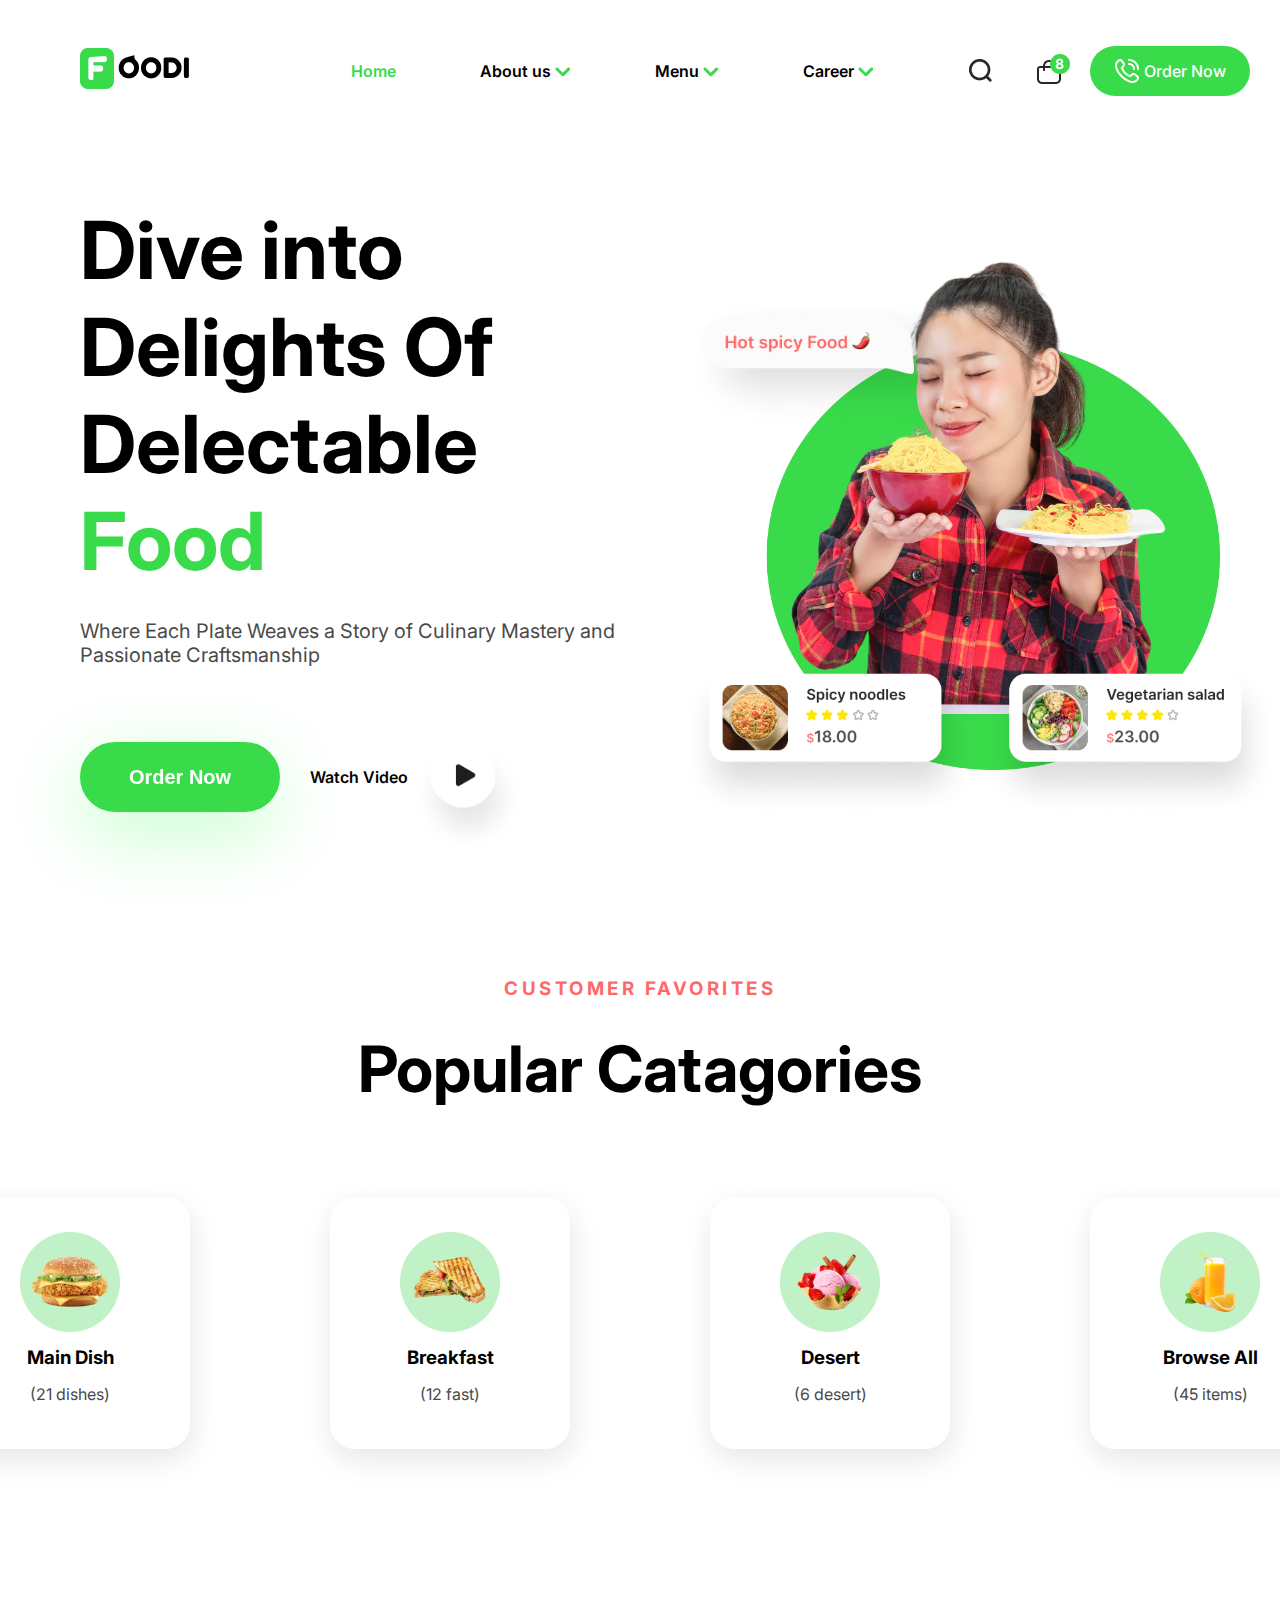
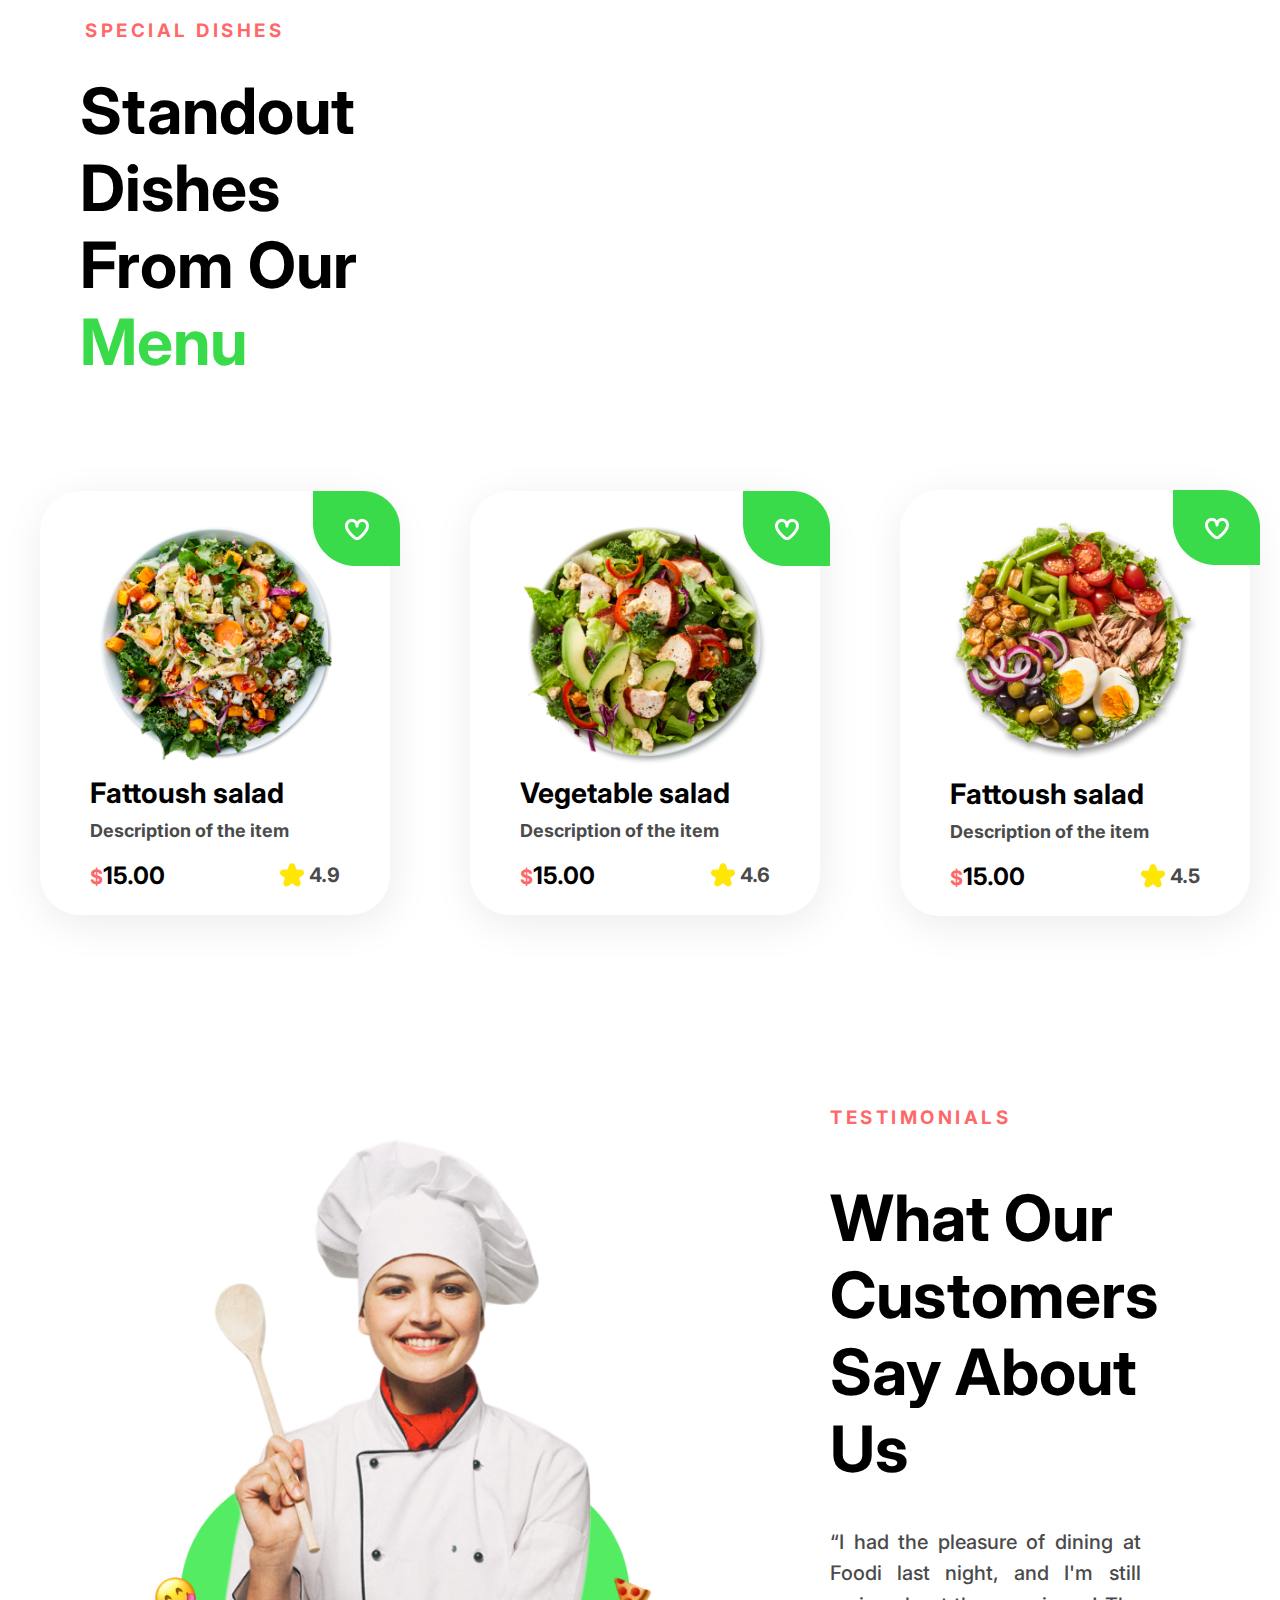
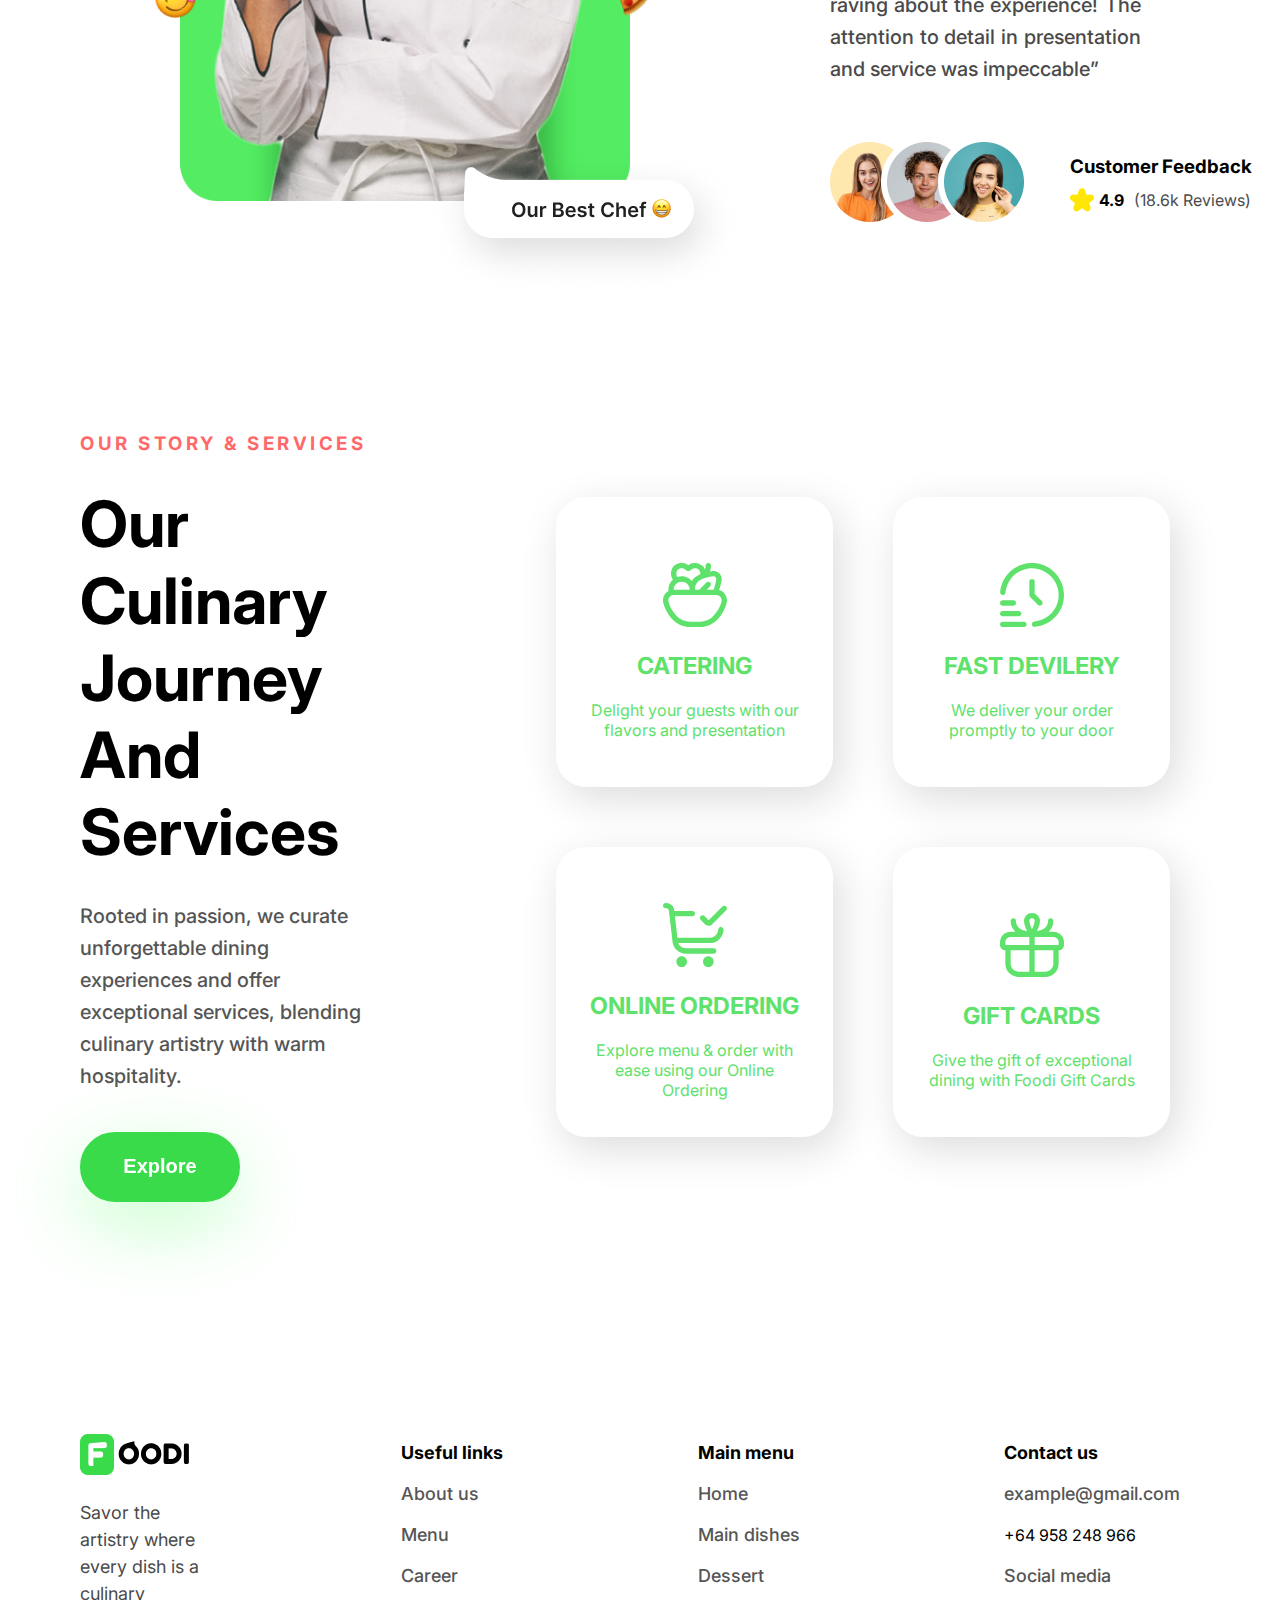
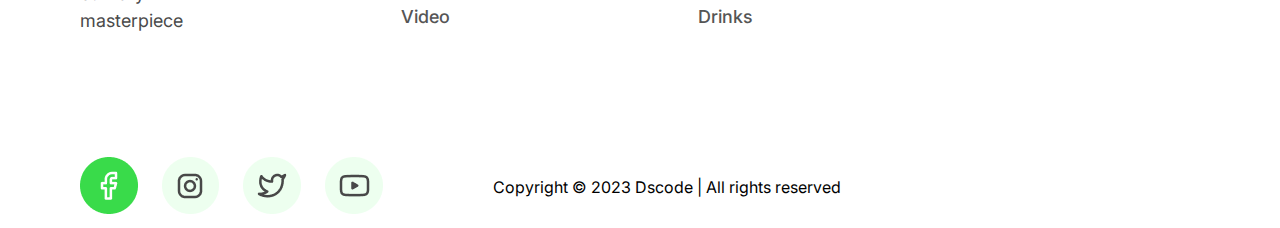
<file: index.html>
<!DOCTYPE html>
<html lang="en">
  <head>
    <meta charset="UTF-8" />
    <meta name="viewport" content="width=device-width, initial-scale=1.0" />
    <title>FOODI</title>
    <link rel="stylesheet" href="./styles/style.css" />
  </head>
  <body>
    <header>
      <div class="nav_logo">
        <img src="./images/nav_logo.png" alt="" class="nav_logo_image" />
      </div>

      <div class="navs_for_header">
        <nav class="header_href">
          <a href="#" class="nav_a_header active">Home </a>
          <a href="./about_us.html" class="nav_a_header"
            >About us
            <img
              src="./images/strelka_for_navs.png"
              class="strelka_header"
              alt=""
          /></a>

          <a href="./menu.html" class="nav_a_header"
            >Menu
            <img
              src="./images/strelka_for_navs.png"
              class="strelka_header"
              alt=""
          /></a>
          <a href="./career.html" class="nav_a_header"
            >Career
            <img
              src="./images/strelka_for_navs.png"
              class="strelka_header"
              alt=""
          /></a>
        </nav>
      </div>
      <div class="icon_for_header">
        <div class="lupa_header">
          <img
            src="./images/lupa.png"
            onclick="openPage('./menu.html')"
            class="icon_image"
            alt=""
          />
        </div>
        <div class="korzina_header">
          <img
            src="./images/korzina.png"
            onclick="openPage('./menu.html#korziiiiiiiiiiiiiiiina')"
            class="icon_image"
            alt=""
          />
        </div>
        <div class="order_header">
          <img src="./images/phone_call.png" class="icon_image_active" alt="" />
          <a href="./menu.html#korziiiiiiiiiiiiiiiina" class="href_order_now"
            >Order Now</a
          >
        </div>
      </div>
    </header>

    <!-- section_1 -->
    <section class="section_1">
      <div class="section_1_content">
        <div class="section_1_text">
          <div class="section_1_title">
            <h1>
              Dive into Delights Of Delectable
              <span class="green_color">Food</span>
            </h1>
          </div>
          <div class="section_1_subtitle">
            <p>
              Where Each Plate Weaves a Story of Culinary Mastery and Passionate
              Craftsmanship
            </p>
          </div>
          <div class="section_1_buttons">
            <button onclick="openPage('about_us.html#video')" class="btn_order">
              Order Now
            </button>
            <div class="play_btn">
              <a href="./about_us.html#video_section" class="play_button"
                >Watch Video
              </a>
              <img src="./images/play_buttom.png" class="play_href" alt="" />
            </div>
          </div>
        </div>
        <div class="section_1_images">
          <img
            src="./images/Section_1_image.png"
            class="main_image_sc_1"
            alt=""
          />
          <img
            src="./images/Hot_spicy_food.png"
            class="hot_spicy_food_img"
            alt=""
            onclick="openPage('menu.html')"
          />
          <img
            onclick="openPage('menu.html#soup')"
            src="./images/Spicy_Noodels.png"
            class="spicy_nood_image_sc_1"
            alt=""
          />
          <img
            onclick="openPage('menu.html#salads')"
            src="./images/vegetarian_salad.png"
            class="salad_image_sc_1"
            alt=""
          />
        </div>
      </div>
    </section>
    <!-- section_2 -->
    <section class="section_2">
      <div class="section_2_content">
        <div class="section_2_subtitle">
          <h3>CUSTOMER FAVORITES</h3>
        </div>
        <div class="section_2_title">
          <h1>Popular Catagories</h1>
        </div>
        <div class="section_2_cards">
          <div
            class="section_2_card"
            onclick="openPage('menu.html#meat_dishes')"
          >
            <img src="./images/Main_dish.png" alt="" class="section_2_image" />
            <div class="section_2_card_text">
              <div class="section_2_card_title">
                <h3>Main Dish</h3>
              </div>
              <div class="section_2_card_subtitle">
                <p>(21 dishes)</p>
              </div>
            </div>
          </div>
          <div class="section_2_card" onclick="openPage('menu.html#salads')">
            <img src="./images/Breakfast.png" alt="" class="section_2_image" />
            <div class="section_2_card_text">
              <div class="section_2_card_title">
                <h3>Breakfast</h3>
              </div>
              <div class="section_2_card_subtitle">
                <p>(12 fast)</p>
              </div>
            </div>
          </div>
          <div class="section_2_card" onclick="openPage('menu.html#dessert')">
            <img src="./images/desert.png" alt="" class="section_2_image" />
            <div class="section_2_card_text">
              <div class="section_2_card_title">
                <h3>Desert</h3>
              </div>
              <div class="section_2_card_subtitle">
                <p>(6 desert)</p>
              </div>
            </div>
          </div>
          <div class="section_2_card" onclick="openPage('menu.html')">
            <img src="./images/browse+all.png" alt="" class="section_2_image" />
            <div class="section_2_card_text">
              <div class="section_2_card_title">
                <h3>Browse All</h3>
              </div>
              <div class="section_2_card_subtitle">
                <p>(45 items)</p>
              </div>
            </div>
          </div>
        </div>
      </div>
    </section>
    <!-- section_3 -->
    <section class="section_3">
      <div class="section_3_content">
        <div class="section_3_subtitle">
          <h3>SPECIAL DISHES</h3>
        </div>
        <div class="section_3_title_and_arrow">
          <div class="section_3_title">
            <h1>
              Standout Dishes From Our <span class="green_color">Menu</span>
            </h1>
          </div>
          <div class="section_3_arrows">
            <button class="left_button" id="prev">
              <img src="./images/left.png" class="left_arrow" alt="" />
            </button>
            <button class="right_button" id="next">
              <img src="./images/right.png" class="right_arrow" alt="" />
            </button>
          </div>
        </div>
        <div class="section_3_cards">
          <div class="slide"></div>
          <div class="section_3_card" onclick="openPage('menu.html#salads')">
            <div class="heart_part">
              <img
                src="./images/heart_inactive.png"
                class="heart_image"
                alt=""
              />
            </div>
            <div class="section_3_image_box">
              <img
                src="./images/Fattoush salad.png"
                class="section_3_image"
                alt=""
              />
            </div>

            <div class="section_3_card_text">
              <div class="section_3_card_title">
                <h3>Fattoush salad</h3>
              </div>
              <div class="section_3_card_subtitle">
                <p>Description of the item</p>
              </div>
            </div>
            <div class="section_3_card_rate">
              <div class="rate_1">
                <p><span class="color_red">$</span>15.00</p>
              </div>
              <div class="rate_2">
                <img src="./images/fi-sr-star.png" alt="" />
                <p>4.9</p>
              </div>
            </div>
          </div>
          <div class="section_3_card" onclick="openPage('menu.html#salads')">
            <div class="heart_part">
              <img
                src="./images/heart_inactive.png"
                class="heart_image"
                alt=""
              />
            </div>
            <div class="section_3_image_box">
              <img
                src="./images/Vegetable salad.png"
                class="section_3_image"
                alt=""
              />
            </div>

            <div class="section_3_card_text">
              <div class="section_3_card_title">
                <h3>Vegetable salad</h3>
              </div>
              <div class="section_3_card_subtitle">
                <p>Description of the item</p>
              </div>
            </div>
            <div class="section_3_card_rate">
              <div class="rate_1">
                <p><span class="color_red">$</span>15.00</p>
              </div>
              <div class="rate_2">
                <img src="./images/fi-sr-star.png" alt="" />
                <p>4.6</p>
              </div>
            </div>
          </div>
          <div class="section_3_card" onclick="openPage('menu.html#salads')">
            <div class="heart_part">
              <img
                src="./images/heart_inactive.png"
                class="heart_image"
                alt=""
              />
            </div>
            <div class="section_3_image_box">
              <img
                src="./images/Egg salad.png"
                class="section_3_image"
                alt=""
              />
            </div>

            <div class="section_3_card_text">
              <div class="section_3_card_title">
                <h3>Fattoush salad</h3>
              </div>
              <div class="section_3_card_subtitle">
                <p>Description of the item</p>
              </div>
            </div>
            <div class="section_3_card_rate">
              <div class="rate_1">
                <p><span class="color_red">$</span>15.00</p>
              </div>
              <div class="rate_2">
                <img src="./images/fi-sr-star.png" alt="" />
                <p>4.5</p>
              </div>
            </div>
          </div>
        </div>
      </div>
    </section>
    <!-- section_4 -->
    <section class="section_4">
      <div class="section_4_content">
        <div class="section_4_images">
          <img src="./images/shef_power.png" class="main_image_sc_3" alt="" />
          <img src="./images/smileface.png" class="smile_face_sc_3" alt="" />
          <img src="./images/pizza.png" class="pizza_sc_3" alt="" />
          <img src="./images/best_chef.png" class="dialoge_sc_3" alt="" />
        </div>
        <div class="section_4_text_content">
          <div class="section_4_subtitle">
            <h3>TESTIMONIALS</h3>
          </div>
          <div class="section_4_title">
            <h1>What Our Customers Say About Us</h1>
          </div>
          <div class="section_4_text">
            <p>
              “I had the pleasure of dining at Foodi last night, and I'm still
              raving about the experience! The attention to detail in
              presentation and service was impeccable”
            </p>
          </div>
          <div class="section_4_rate_content">
            <div class="section_4_rate_image">
              <img
                src="./images/section_3_rate.png"
                class="rate_image_sc_4"
                alt=""
              />
            </div>
            <div class="section_4_rate_text">
              <div class="section_4_rate_text_title">
                <h3>Customer Feedback</h3>
              </div>
              <div class="section_4_rate_text_subtitle">
                <div class="section_4_star">
                  <img src="./images/fi-sr-star.png" alt="" />
                  <p>4.9</p>
                </div>
                <div class="section_4_rate_text_text">
                  <p>(18.6k Reviews)</p>
                </div>
              </div>
            </div>
          </div>
        </div>
      </div>
    </section>
    <!-- section_5 -->
    <section class="section_5">
      <div class="section_5_content">
        <div class="section_5_text_content">
          <div class="section_5_subtitle">
            <h3>OUR STORY & SERVICES</h3>
          </div>
          <div class="section_5_title">
            <h1>Our Culinary Journey And Services</h1>
          </div>
          <div class="section_5_text">
            <p>
              Rooted in passion, we curate unforgettable dining experiences and
              offer exceptional services, blending culinary artistry with warm
              hospitality.
            </p>
          </div>
          <div class="section_5_button">
            <button
              class="btn_order btn_explore"
              onclick="openPage('about_us.html')"
            >
              Explore
            </button>
          </div>
        </div>
        <div class="section_5_cards">
          <div class="section_5_column_1">
            <div class="section_5_card">
              <div class="section_5_card_image">
                <img
                  src="./images/catering.svg"
                  class="section_5_image"
                  alt=""
                />
              </div>
              <div class="section_5_card_title">
                <h3>CATERING</h3>
              </div>
              <div class="section_5_card_subtitle">
                <p>Delight your guests with our flavors and presentation</p>
              </div>
            </div>
            <div class="section_5_card">
              <div class="section_5_card_image">
                <img
                  src="./images/fast_delivery.svg"
                  class="section_5_image"
                  alt=""
                />
              </div>
              <div class="section_5_card_title">
                <h3>FAST DEVILERY</h3>
              </div>
              <div class="section_5_card_subtitle">
                <p>We deliver your order promptly to your door</p>
              </div>
            </div>
          </div>
          <div class="section_5_column_2">
            <div class="section_5_card">
              <div class="section_5_card_image">
                <img
                  src="./images/online_crdering.svg"
                  class="section_5_image"
                  alt=""
                />
              </div>
              <div class="section_5_card_title">
                <h3>ONLINE ORDERING</h3>
              </div>
              <div class="section_5_card_subtitle">
                <p>Explore menu & order with ease using our Online Ordering</p>
              </div>
            </div>
            <div class="section_5_card">
              <div class="section_5_card_image">
                <img
                  src="./images/gift_present.svg"
                  class="section_5_image"
                  alt=""
                />
              </div>
              <div class="section_5_card_title">
                <h3>GIFT CARDS</h3>
              </div>
              <div class="section_5_card_subtitle">
                <p>Give the gift of exceptional dining with Foodi Gift Cards</p>
              </div>
            </div>
          </div>
        </div>
      </div>
    </section>
    <!-- footer -->
    <footer>
      <div class="footer_content">
        <div class="footer_content_main_column">
          <div class="footer_column_1">
            <div class="footer_logo">
              <img
                src="./images/nav_logo.png"
                class="footer_logo_image"
                alt=""
              />
            </div>
            <div class="footer_text_1">
              <p>
                Savor the artistry where every dish is a culinary masterpiece
              </p>
            </div>
          </div>
          <div class="footer_column_hrefsss">
            <div class="footer_column_2">
              <ul class="hrefs_1">
                <li>
                  <a href="./index.html" class="footer_nav active_footer"
                    >Useful links</a
                  >
                </li>
                <li>
                  <a href="./about_us.html" class="footer_nav">About us</a>
                </li>
                <li><a href="./menu.html" class="footer_nav">Menu</a></li>
                <li><a href="./career.html" class="footer_nav">Career</a></li>
                <li>
                  <a href="./about_us.html#video" class="footer_nav">Video</a>
                </li>
              </ul>
            </div>
            <div class="footer_column_3">
              <ul class="hrefs_2">
                <li>
                  <a href="./menu.html" class="footer_nav active_footer"
                    >Main menu</a
                  >
                </li>
                <li><a href="./menu.html" class="footer_nav">Home</a></li>
                <li>
                  <a href="./menu.html#meat_dishes" class="footer_nav"
                    >Main dishes</a
                  >
                </li>
                <li>
                  <a href="./menu.html#dessert" class="footer_nav">Dessert</a>
                </li>
                <li>
                  <a href="./menu.html#drinks" class="footer_nav">Drinks</a>
                </li>
              </ul>
            </div>
            <div class="footer_column_4">
              <div class="footer_column_3">
                <ul class="hrefs_3">
                  <li>
                    <a
                      href="./about_us.html#contact"
                      class="footer_nav active_footer"
                      >Contact us</a
                    >
                  </li>
                  <li>
                    <a href="./about_us.html#contact" class="footer_nav"
                      >example@gmail.com</a
                    >
                  </li>
                  <li>
                    <a href="./about_us.html#contact" class="footer_nav"></a>+64
                    958 248 966
                  </li>
                  <li>
                    <a href="./about_us.html#contact" class="footer_nav"
                      >Social media</a
                    >
                  </li>
                </ul>
              </div>
            </div>
          </div>
        </div>
        <div class="footer_social_media">
          <div class="social_media_hrefs">
            <a href="#"
              ><img
                src="./images/facebook.png"
                class="footer_href_2 factive"
                alt=""
            /></a>
            <a href="#"
              ><img src="./images/instagramm.png" class="footer_href_2" alt=""
            /></a>
            <a href="#"
              ><img src="./images/twitter'.png" class="footer_href_2" alt=""
            /></a>
            <a href="#"
              ><img src="./images/youtube.png" class="footer_href_2" alt=""
            /></a>
          </div>
          <div class="social_media_hrefs_text">
            <p>Copyright © 2023 Dscode | All rights reserved</p>
          </div>
        </div>
      </div>
    </footer>
  </body>
  <script src="./index.js"></script>
</html>
</file>
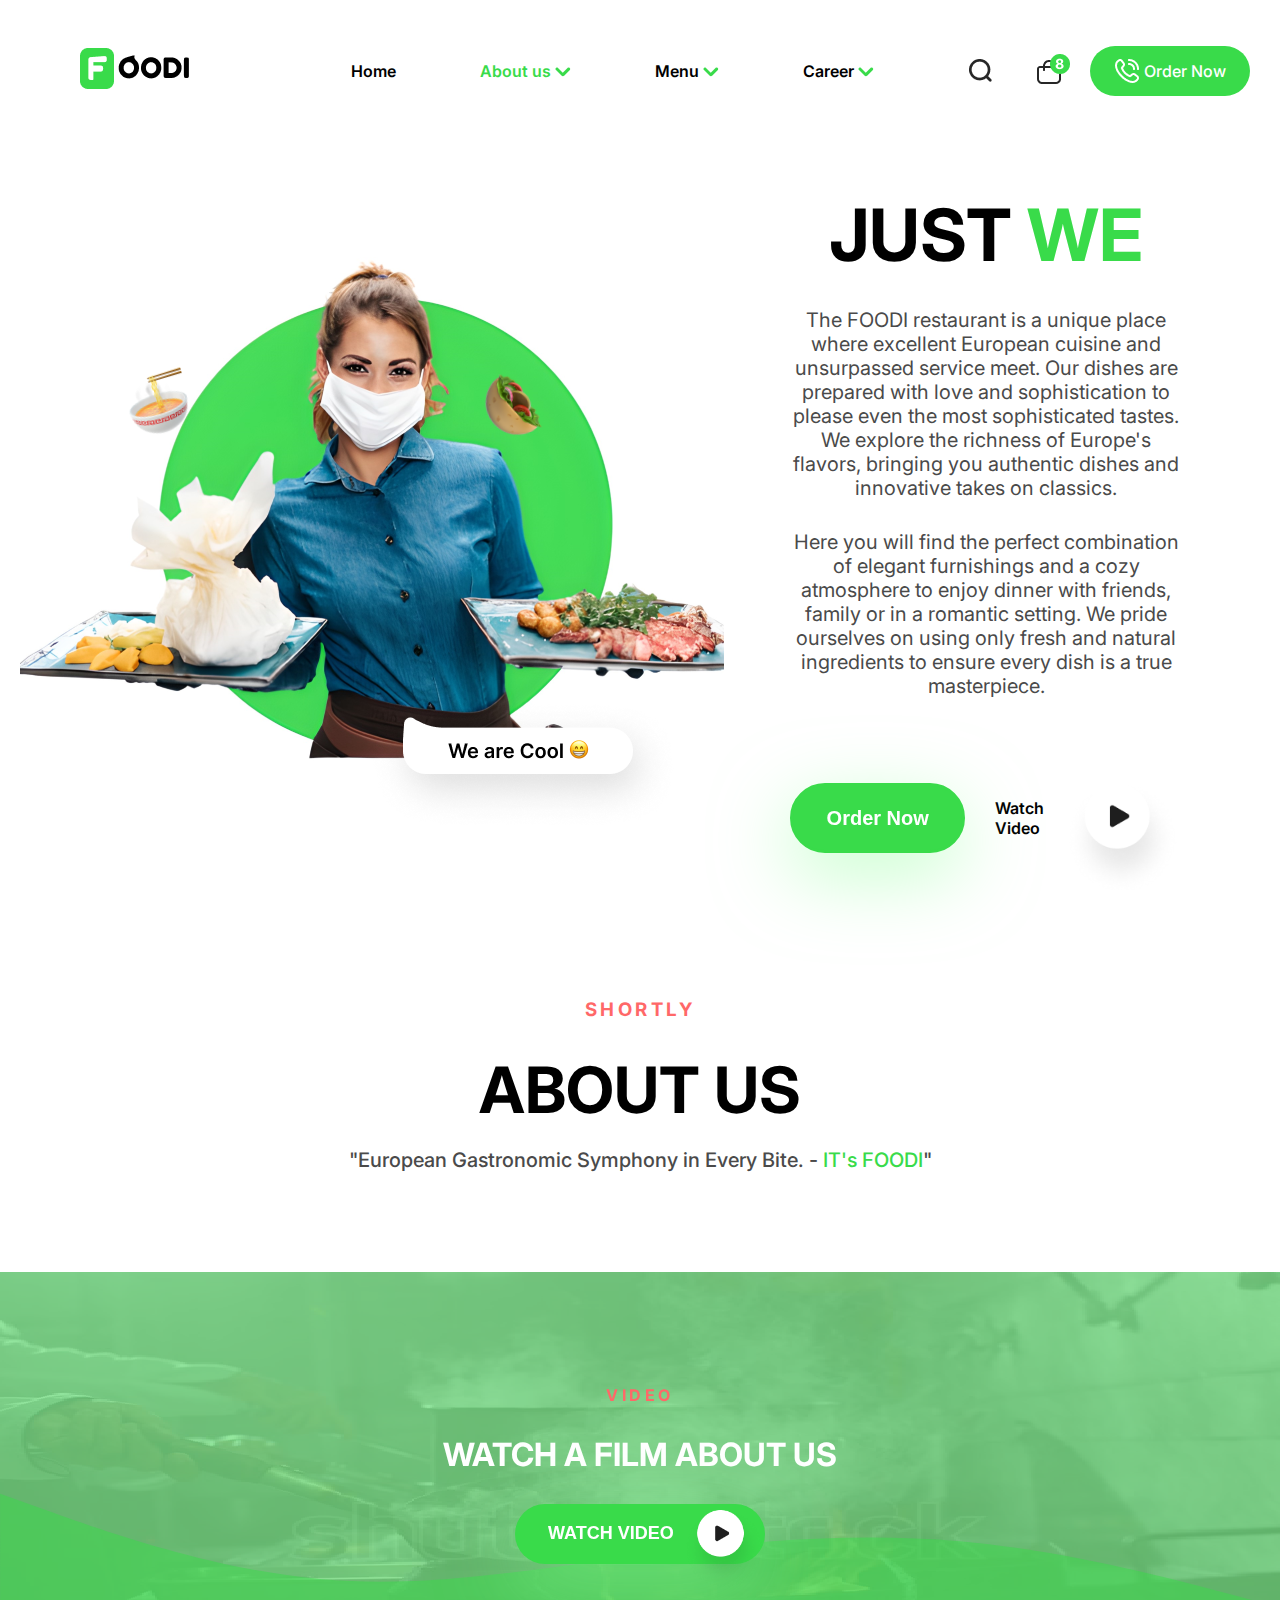
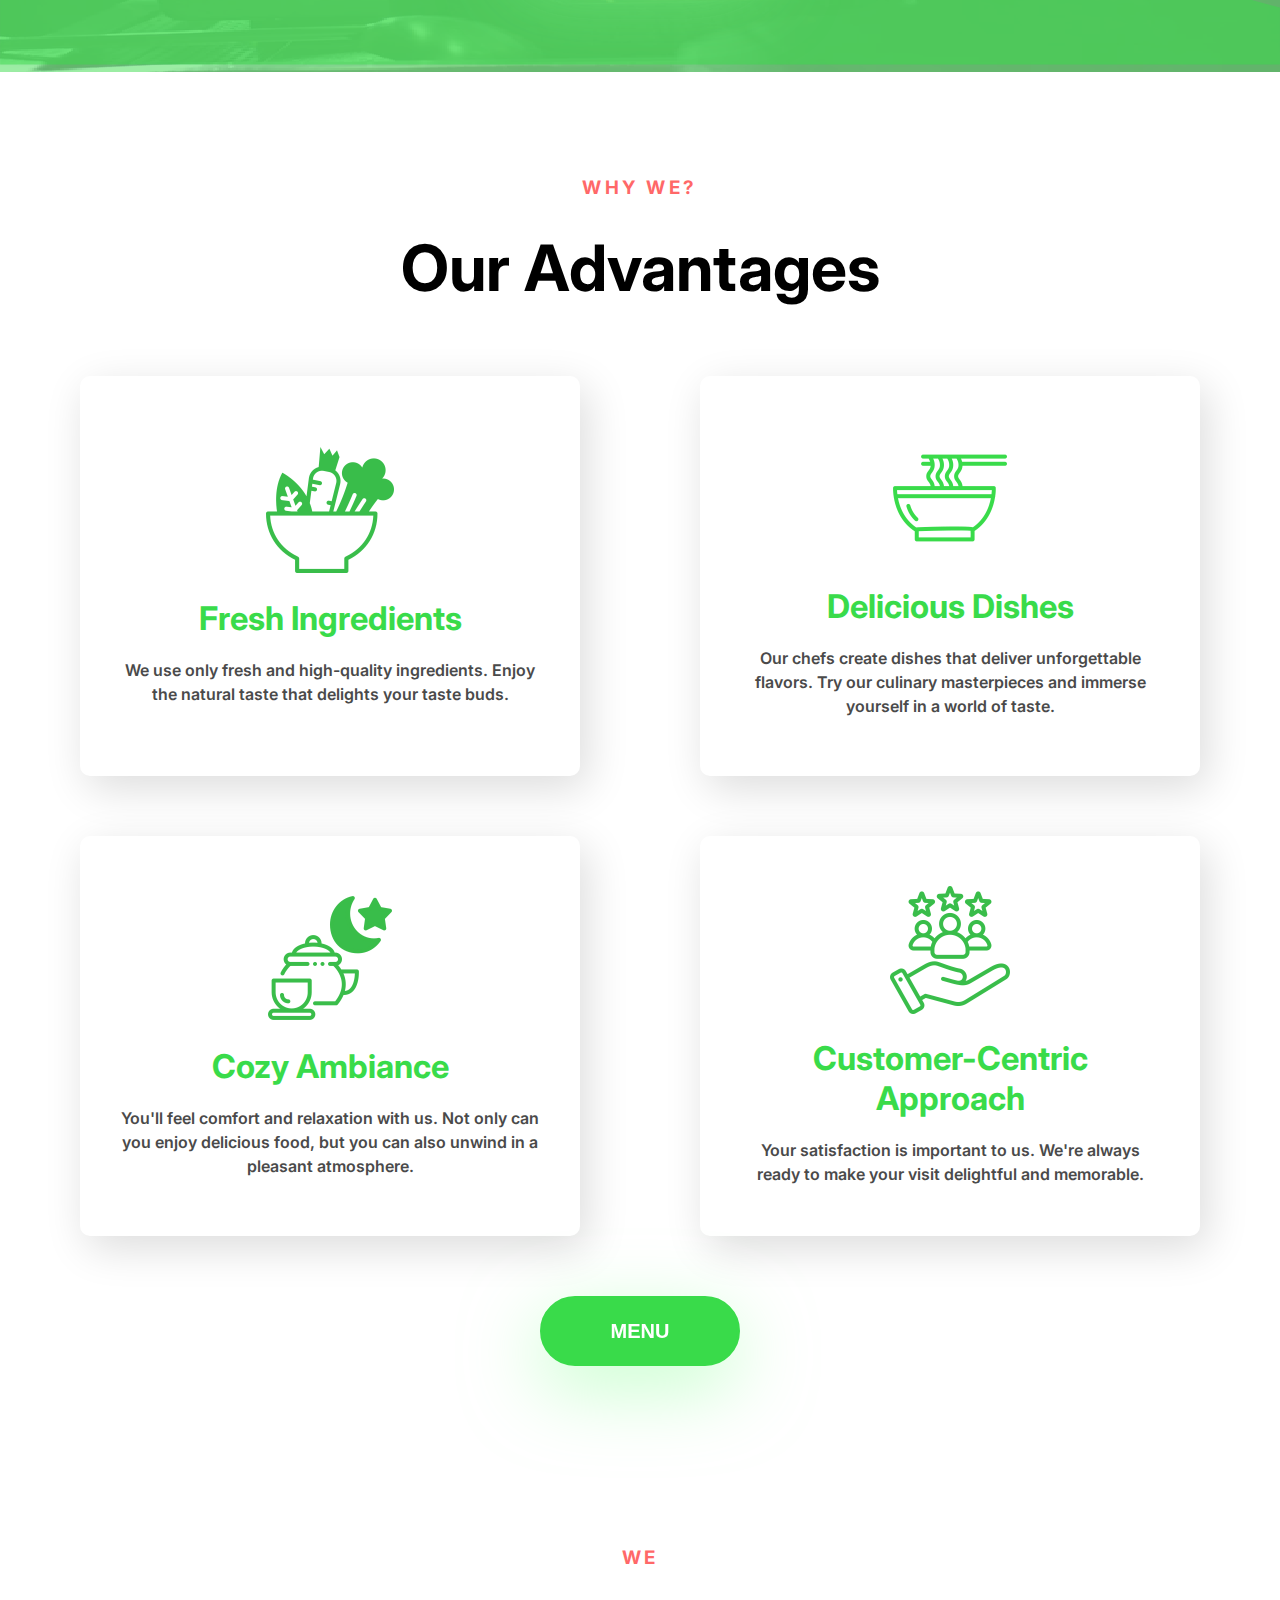
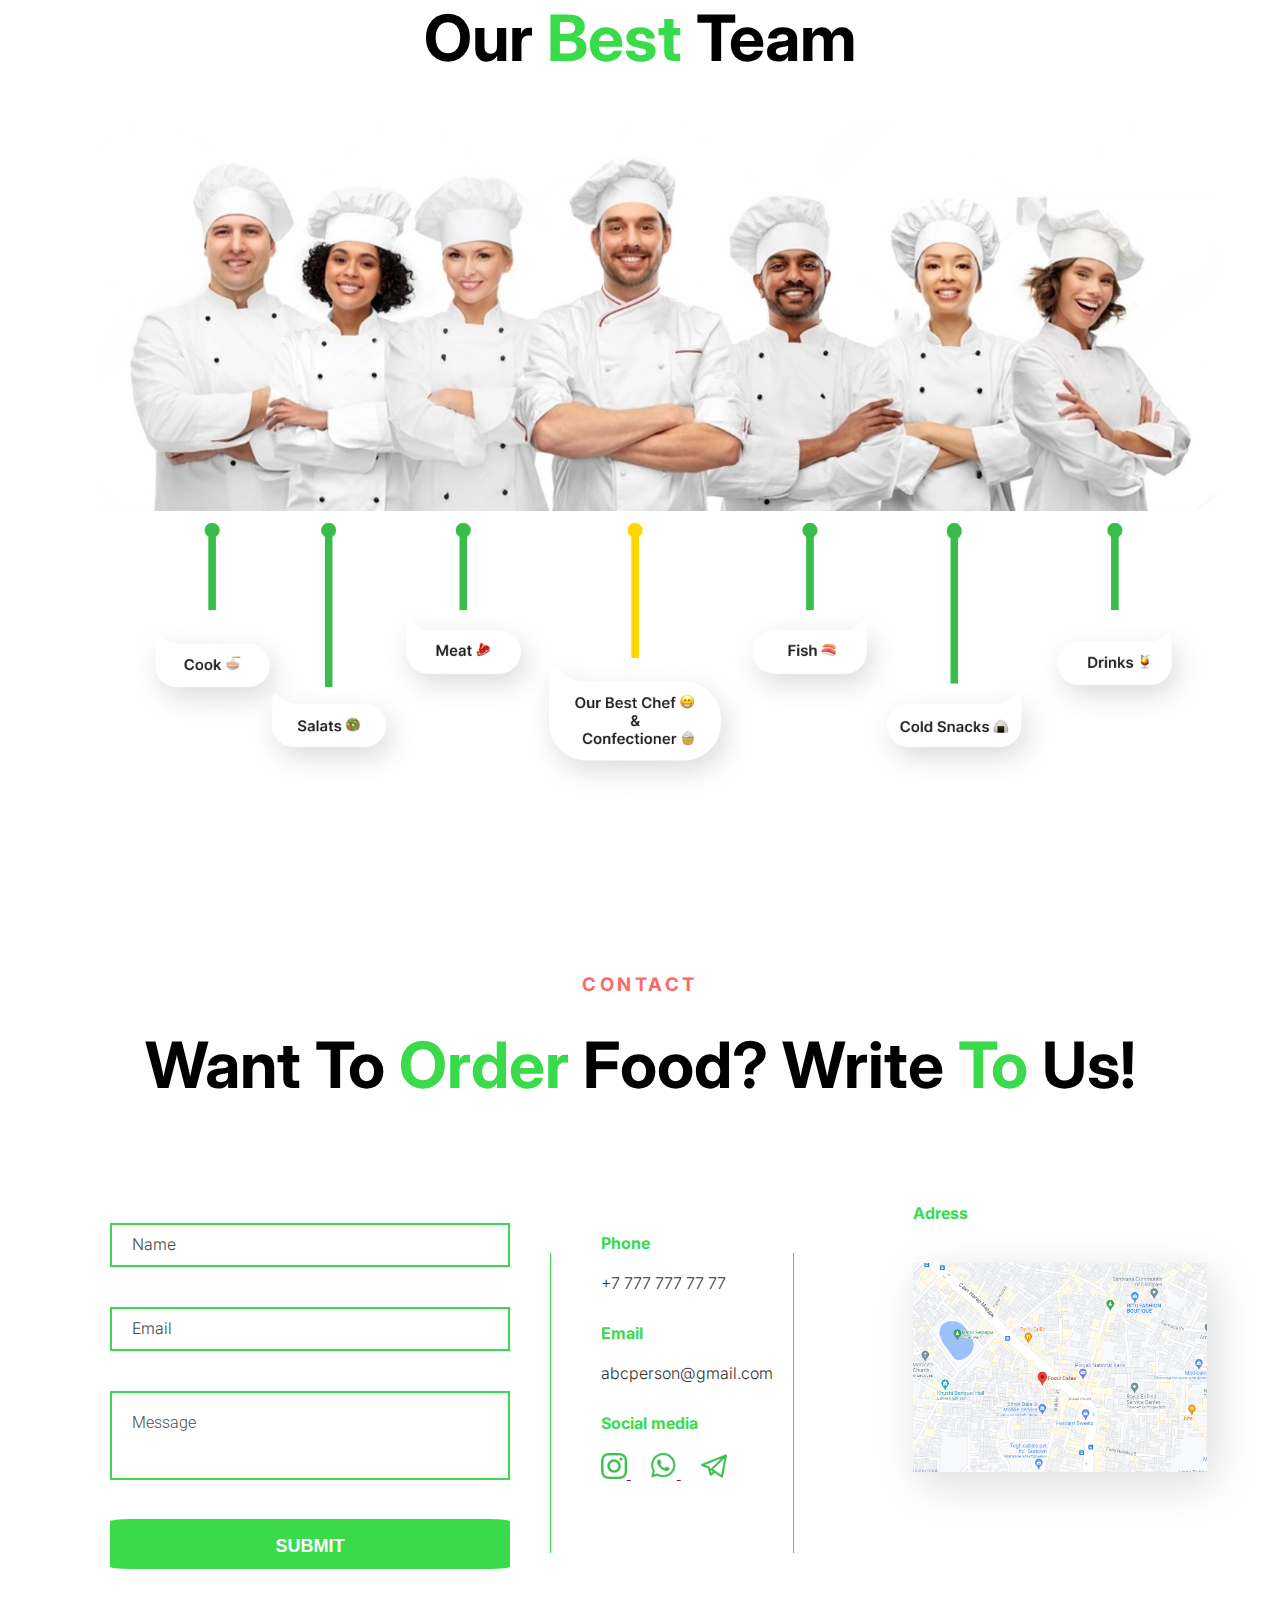
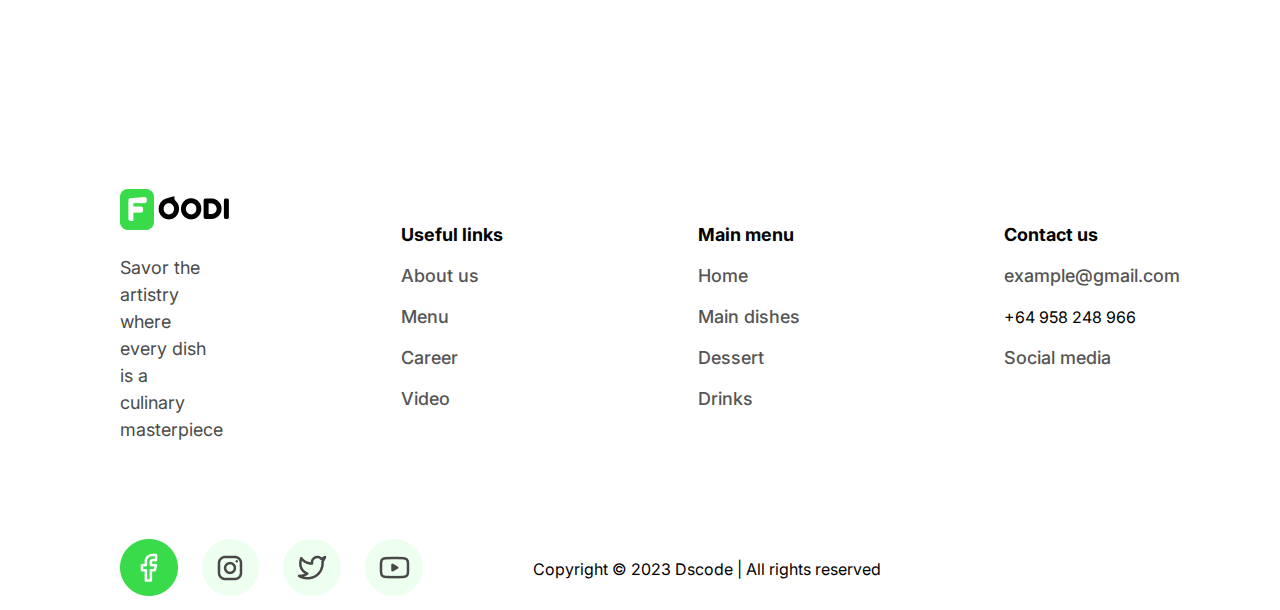
<file: about_us.html>
<!DOCTYPE html>
<html lang="en">
  <head>
    <meta charset="UTF-8" />
    <meta name="viewport" content="width=device-width, initial-scale=1.0" />
    <title>About us</title>
    <link rel="stylesheet" href="./styles/about_us.css" />
  </head>
  <body>
    <header>
      <div class="nav_logo">
        <img src="./images/nav_logo.png" alt="" class="nav_logo_image" />
      </div>
      <div class="navs_for_header">
        <nav class="header_href">
          <a href="./index.html" class="nav_a_header">Home </a>
          <a href="./about_us.html" class="nav_a_header active"
            >About us
            <img
              src="./images/strelka_for_navs.png"
              class="strelka_header"
              alt=""
          /></a>
          <a href="./menu.html" class="nav_a_header"
            >Menu
            <img
              src="./images/strelka_for_navs.png"
              class="strelka_header"
              alt=""
          /></a>
          <a href="./career.html" class="nav_a_header"
            >Career
            <img
              src="./images/strelka_for_navs.png"
              class="strelka_header"
              alt=""
          /></a>
        </nav>
      </div>
      <div class="icon_for_header">
        <div class="lupa_header">
          <img
            src="./images/lupa.png"
            onclick="openPage('./menu.html')"
            class="icon_image"
            alt=""
          />
        </div>
        <div class="korzina_header">
          <img
            src="./images/korzina.png"
            onclick="openPage('./menu.html#korziiiiiiiiiiiiiiiina')"
            class="icon_image"
            alt=""
          />
        </div>
        <div class="order_header">
          <img src="./images/phone_call.png" class="icon_image_active" alt="" />
          <a href="./menu.html#korziiiiiiiiiiiiiiiina" class="href_order_now"
            >Order Now</a
          >
        </div>
      </div>
    </header>
    <!-- section_1 -->
    <section class="section_1">
      <div class="section_1_content">
        <div class="section_1_images">
          <img
            src="./images/about_us_section_1_image'.png"
            class="main_image_sc_1"
            alt=""
          />
          <img src="./images/ramen.png" class="smile_face_sc_1" alt="" />
          <img src="./images/tako.png" class="pizza_sc_1" alt="" />
          <img src="./images/We are cool!.png" class="dialoge_sc_1" alt="" />
        </div>
        <div class="section_1_text_content">
          <div class="section_1_title">
            <h1>JUST <span class="color_green">WE</span></h1>
          </div>
          <div class="section_1_text">
            <p>
              The FOODI restaurant is a unique place where excellent European
              cuisine and unsurpassed service meet. Our dishes are prepared with
              love and sophistication to please even the most sophisticated
              tastes. We explore the richness of Europe's flavors, bringing you
              authentic dishes and innovative takes on classics.
            </p>
            <p>
              Here you will find the perfect combination of elegant furnishings
              and a cozy atmosphere to enjoy dinner with friends, family or in a
              romantic setting. We pride ourselves on using only fresh and
              natural ingredients to ensure every dish is a true masterpiece.
            </p>
          </div>
          <div class="section_1_buttons">
            <button
              class="btn_order"
              onclick="openPage('about_us.html#contact')"
            >
              Order Now
            </button>
            <div class="play_btn">
              <a href="#video" class="play_button">Watch Video </a>
              <img
                src="./images/play_buttom.png"
                onclick="openPage('about_us.html#video')"
                class="play_href"
                alt=""
              />
            </div>
          </div>
        </div>
      </div>
    </section>
    <!-- section_2 -->
    <section class="section_2">
      <div class="section_2_content">
        <div class="section_2_subtitle"><h3>SHORTLY</h3></div>
        <div class="section_2_title"><h1>ABOUT US</h1></div>
        <div class="section_2_text">
          <p>
            "European Gastronomic Symphony in Every Bite. -
            <span class="color_green">IT's FOODI</span>"
          </p>
        </div>
      </div>
    </section>
    <!-- section_3 -->
    <section class="video-section" id="video_section">
      <div class="video_container_ten"></div>
      <div class="video-container">
        <video id="video" autoplay loop>
          <source src="./images/video_section_3.mp4" type="video/mp4" />
        </video>
        <div class="overlay">
          <h3 class="section_3_subtitle">VIDEO</h3>
          <h1 class="section_3_title">WATCH A FILM ABOUT US</h1>
          <div class="section_3_button">
            <button id="popupButton">
              WATCH VIDEO
              <img
                src="./images/play_buttom.png"
                class="section_3_image"
                alt=""
              />
            </button>
          </div>
        </div>
        <svg
          class="wave"
          xmlns="http://www.w3.org/2000/svg"
          viewBox="0 0 1440 50"
        >
          <path
            fill="#39db4a"
            fill-opacity="1"
            d="M0,64L60,80C120,96,240,128,360,138.7C480,149,600,139,720,122.7C840,107,960,85,1080,96C1200,107,1320,149,1380,170.7L1440,192L1440,0L1380,0C1320,0,1200,0,1080,0C960,0,840,0,720,0C600,0,480,0,360,0C240,0,120,0,60,0L0,0Z"
          ></path>
        </svg>
      </div>
      <div id="videoPopup" class="popup">
        <span class="close" id="closePopup">&times;</span>
        <video controls>
          <source src="./images/video_section_3.mp4" type="video/mp4" />
        </video>
      </div>
    </section>
    <!-- section_4 -->
    <section class="section_4">
      <div class="section_4_content">
        <div class="section_4_subtitle">
          <h3>WHY WE?</h3>
        </div>
        <div class="section_4_title">
          <h1>Our Advantages</h1>
        </div>
        <div class="section_4_cards">
          <div class="section_4_column_1">
            <div class="section_4_card">
              <div class="section_4_card_image">
                <img
                  src="./images/organic-food.png"
                  class="section_4_image"
                  alt=""
                />
              </div>
              <div class="section_4_card_title">
                <h3>Fresh Ingredients</h3>
              </div>
              <div class="section_4_card_subtitle">
                We use only fresh and high-quality ingredients. Enjoy the
                natural taste that delights your taste buds.
              </div>
            </div>
            <div class="section_4_card">
              <div class="section_4_card_image">
                <img src="./images/noodle.png" class="section_4_image" alt="" />
              </div>
              <div class="section_4_card_title">
                <h3>Delicious Dishes</h3>
              </div>
              <div class="section_4_card_subtitle">
                Our chefs create dishes that deliver unforgettable flavors. Try
                our culinary masterpieces and immerse yourself in a world of
                taste.
              </div>
            </div>
          </div>
          <div class="section_4_column_2">
            <div class="section_4_card">
              <div class="section_4_card_image">
                <img
                  src="./images/comfrot_place.png"
                  class="section_4_image"
                  alt=""
                />
              </div>
              <div class="section_4_card_title">
                <h3>Cozy Ambiance</h3>
              </div>
              <div class="section_4_card_subtitle">
                You'll feel comfort and relaxation with us. Not only can you
                enjoy delicious food, but you can also unwind in a pleasant
                atmosphere.
              </div>
            </div>
            <div class="section_4_card">
              <div class="section_4_card_image">
                <img
                  src="./images/customer-care.png"
                  class="section_4_image"
                  alt=""
                />
              </div>
              <div class="section_4_card_title">
                <h3>Customer-Centric Approach</h3>
              </div>
              <div class="section_4_card_subtitle">
                Your satisfaction is important to us. We're always ready to make
                your visit delightful and memorable.
              </div>
            </div>
          </div>
        </div>
        <div class="section_4_button">
          <button class="btn_order" onclick="openPage('./menu.html')">
            MENU
          </button>
        </div>
      </div>
    </section>
    <!-- section_5 -->
    <section class="section_5">
      <div class="section_5_content">
        <div class="section_5_subtitle">
          <h3>WE</h3>
        </div>
        <div class="section_5_title">
          <h1>Our <span class="color_green">Best</span> Team</h1>
        </div>
        <div class="section_5_image">
          <img
            src="./images/section_5_image.png"
            class="section_5_img"
            alt=""
          />
        </div>
      </div>
    </section>
    <!-- section_6 -->
    <section class="section_6" id="contact">
      <div class="section_6_content">
        <div class="section_6_subtitle">
          <h3>CONTACT</h3>
        </div>
        <div class="section_6_title">
          <h1>
            Want To <span class="color_green">Order</span> Food? Write
            <span class="color_green">To</span> Us!
          </h1>
          <div class="border_div_copy"></div>
        </div>
        <div class="section_6_colons">
          <div class="section_6_colone_1">
            <form action="" class="my_form">
              <div class="input_group">
                <input type="text" placeholder="Name" class="input" />
              </div>
              <div class="input_group">
                <input type="text" placeholder="Email" class="input" />
              </div>
              <div class="input_group">
                <textarea
                  name=""
                  id=""
                  rows="3"
                  placeholder="Message"
                  class="input_text_area"
                ></textarea>
              </div>
              <div class="input_group">
                <button class="form_button" id="button_orderr">SUBMIT</button>
              </div>
            </form>
          </div>
          <div class="border_div_copy_2"></div>
          <div class="section_6_colone_2">
            <div class="section_6_cards">
              <div class="section_6_card">
                <div class="section_6_card_title">
                  <h4>Phone</h4>
                </div>
                <div class="section_6_card_subtitle">
                  <p>+7 777 777 77 77</p>
                </div>
              </div>
              <div class="section_6_card">
                <div class="section_6_card_title">
                  <h4>Email</h4>
                </div>
                <div class="section_6_card_subtitle">
                  <p>abcperson@gmail.com</p>
                </div>
              </div>

              <div class="section_6_card">
                <div class="section_6_card_title">
                  <h4>Social media</h4>
                </div>
                <div class="section_6_card_subtitle">
                  <a href="" class="section_6_href">
                    <img src="./images/instagram.png" alt="" />
                  </a>
                  <a href="" class="section_6_href1">
                    <img src="./images/whatsapp.png" />
                  </a>
                  <a href="" class="section_6_href1">
                    <img src="./images/telegram-logo.png"
                  /></a>
                </div>
              </div>
            </div>
          </div>
          <div class="border_div_copy_2"></div>
          <div class="section_6_card_map_card">
            <div class="section_6_card_title">
              <h4>Adress</h4>
            </div>
            <div class="section_6_card_subtitle">
              <img src="./images/map.png" class="map_image" alt="" />
            </div>
          </div>
        </div>
      </div>
    </section>
    <!-- footer -->
    <footer>
      <div class="footer_content">
        <div class="footer_content_main_column">
          <div class="footer_column_1">
            <div class="footer_logo">
              <img
                src="./images/nav_logo.png"
                class="footer_logo_image"
                alt=""
              />
            </div>
            <div class="footer_text_1">
              <p>
                Savor the artistry where every dish is a culinary masterpiece
              </p>
            </div>
          </div>
          <div class="footer_column_hrefsss">
            <div class="footer_column_2">
              <ul class="hrefs_1">
                <li>
                  <a href="./index.html" class="footer_nav active_footer"
                    >Useful links</a
                  >
                </li>
                <li>
                  <a href="./about_us.html" class="footer_nav">About us</a>
                </li>
                <li><a href="./menu.html" class="footer_nav">Menu</a></li>
                <li><a href="./career.html" class="footer_nav">Career</a></li>
                <li>
                  <a href="./about_us.html#video" class="footer_nav">Video</a>
                </li>
              </ul>
            </div>
            <div class="footer_column_3">
              <ul class="hrefs_2">
                <li>
                  <a href="./menu.html" class="footer_nav active_footer"
                    >Main menu</a
                  >
                </li>
                <li><a href="./menu.html" class="footer_nav">Home</a></li>
                <li>
                  <a href="./menu.html#meat_dishes" class="footer_nav"
                    >Main dishes</a
                  >
                </li>
                <li>
                  <a href="./menu.html#dessert" class="footer_nav">Dessert</a>
                </li>
                <li>
                  <a href="./menu.html#drinks" class="footer_nav">Drinks</a>
                </li>
              </ul>
            </div>
            <div class="footer_column_4">
              <div class="footer_column_3">
                <ul class="hrefs_3">
                  <li>
                    <a
                      href="./about_us.html#contact"
                      class="footer_nav active_footer"
                      >Contact us</a
                    >
                  </li>
                  <li>
                    <a href="./about_us.html#contact" class="footer_nav"
                      >example@gmail.com</a
                    >
                  </li>
                  <li>
                    <a href="./about_us.html#contact" class="footer_nav"></a>+64
                    958 248 966
                  </li>
                  <li>
                    <a href="./about_us.html#contact" class="footer_nav"
                      >Social media</a
                    >
                  </li>
                </ul>
              </div>
            </div>
          </div>
        </div>
        <div class="footer_social_media">
          <div class="social_media_hrefs">
            <a href="#"
              ><img
                src="./images/facebook.png"
                class="footer_href_2 factive"
                alt=""
            /></a>
            <a href="#"
              ><img src="./images/instagramm.png" class="footer_href_2" alt=""
            /></a>
            <a href="#"
              ><img src="./images/twitter'.png" class="footer_href_2" alt=""
            /></a>
            <a href="#"
              ><img src="./images/youtube.png" class="footer_href_2" alt=""
            /></a>
          </div>
          <div class="social_media_hrefs_text">
            <p>Copyright © 2023 Dscode | All rights reserved</p>
          </div>
        </div>
      </div>
    </footer>
  </body>
  <script src="./index.js"></script>
</html>
</file>
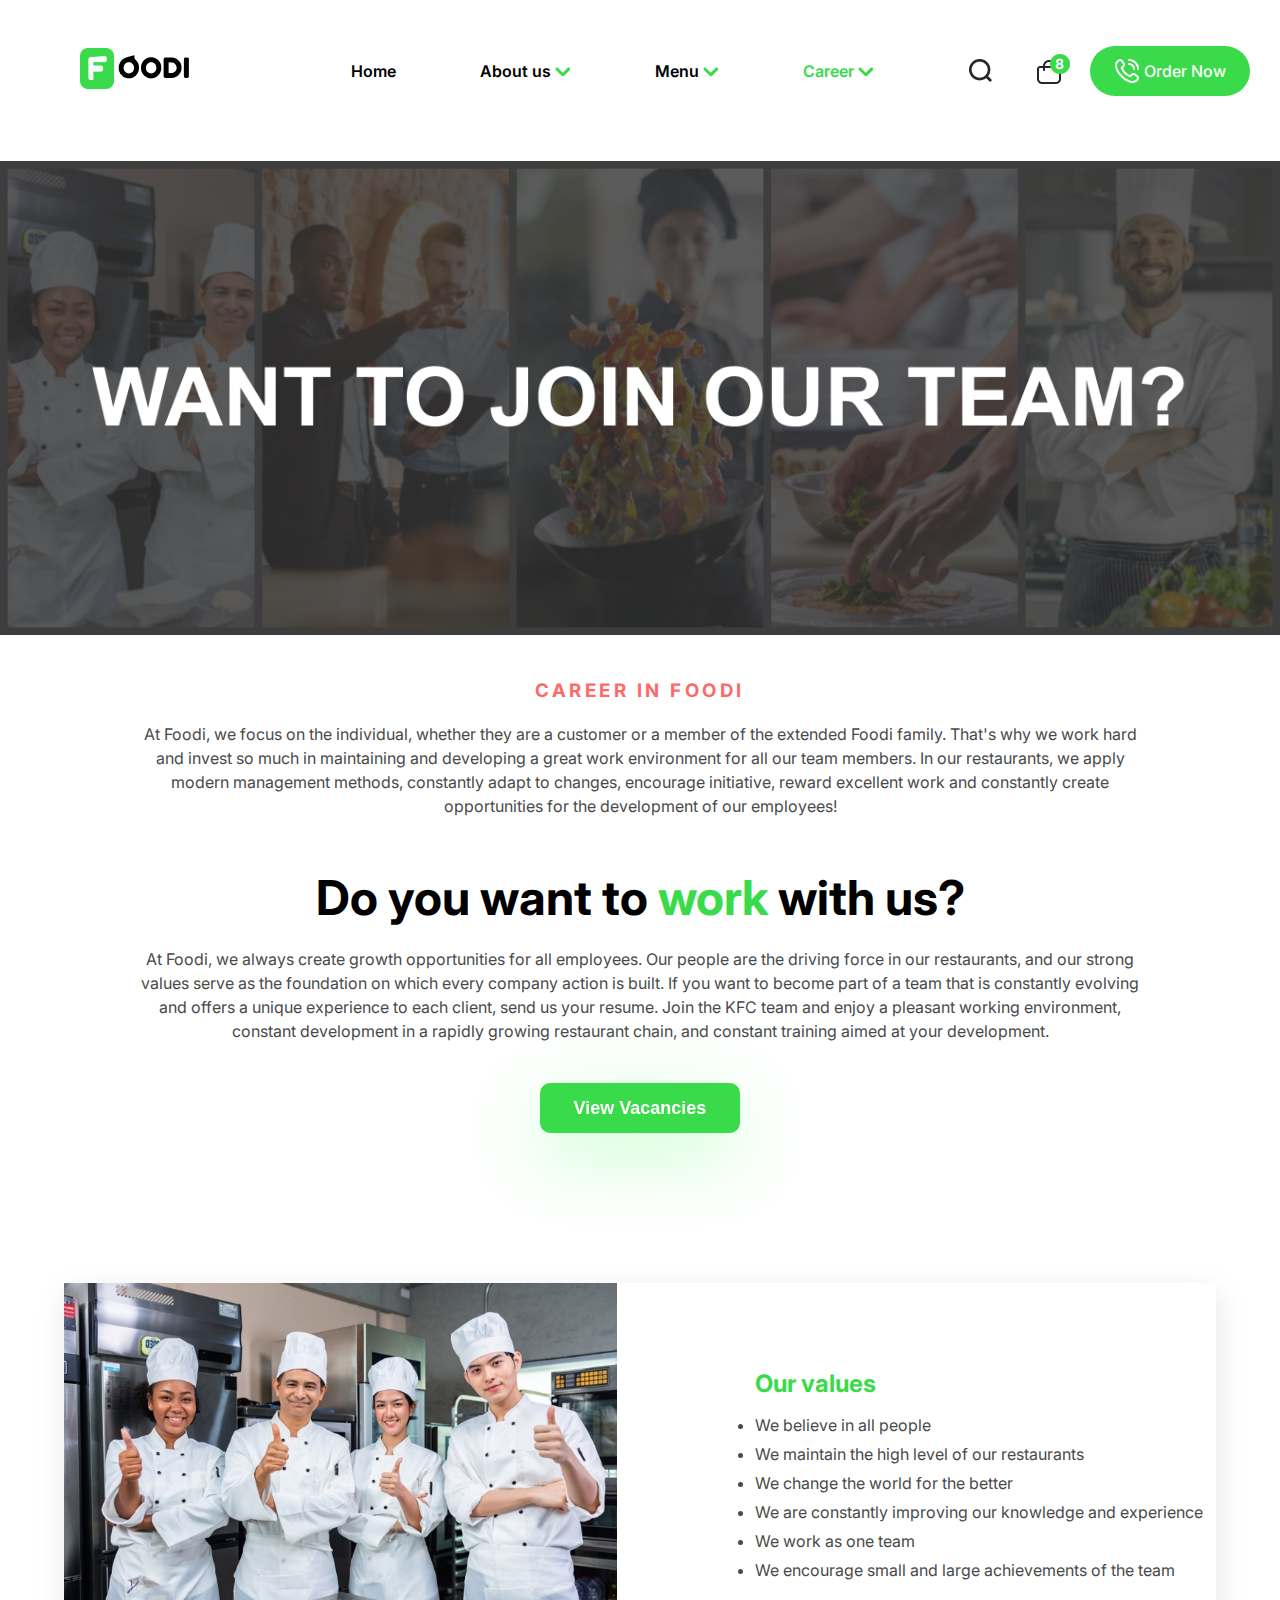
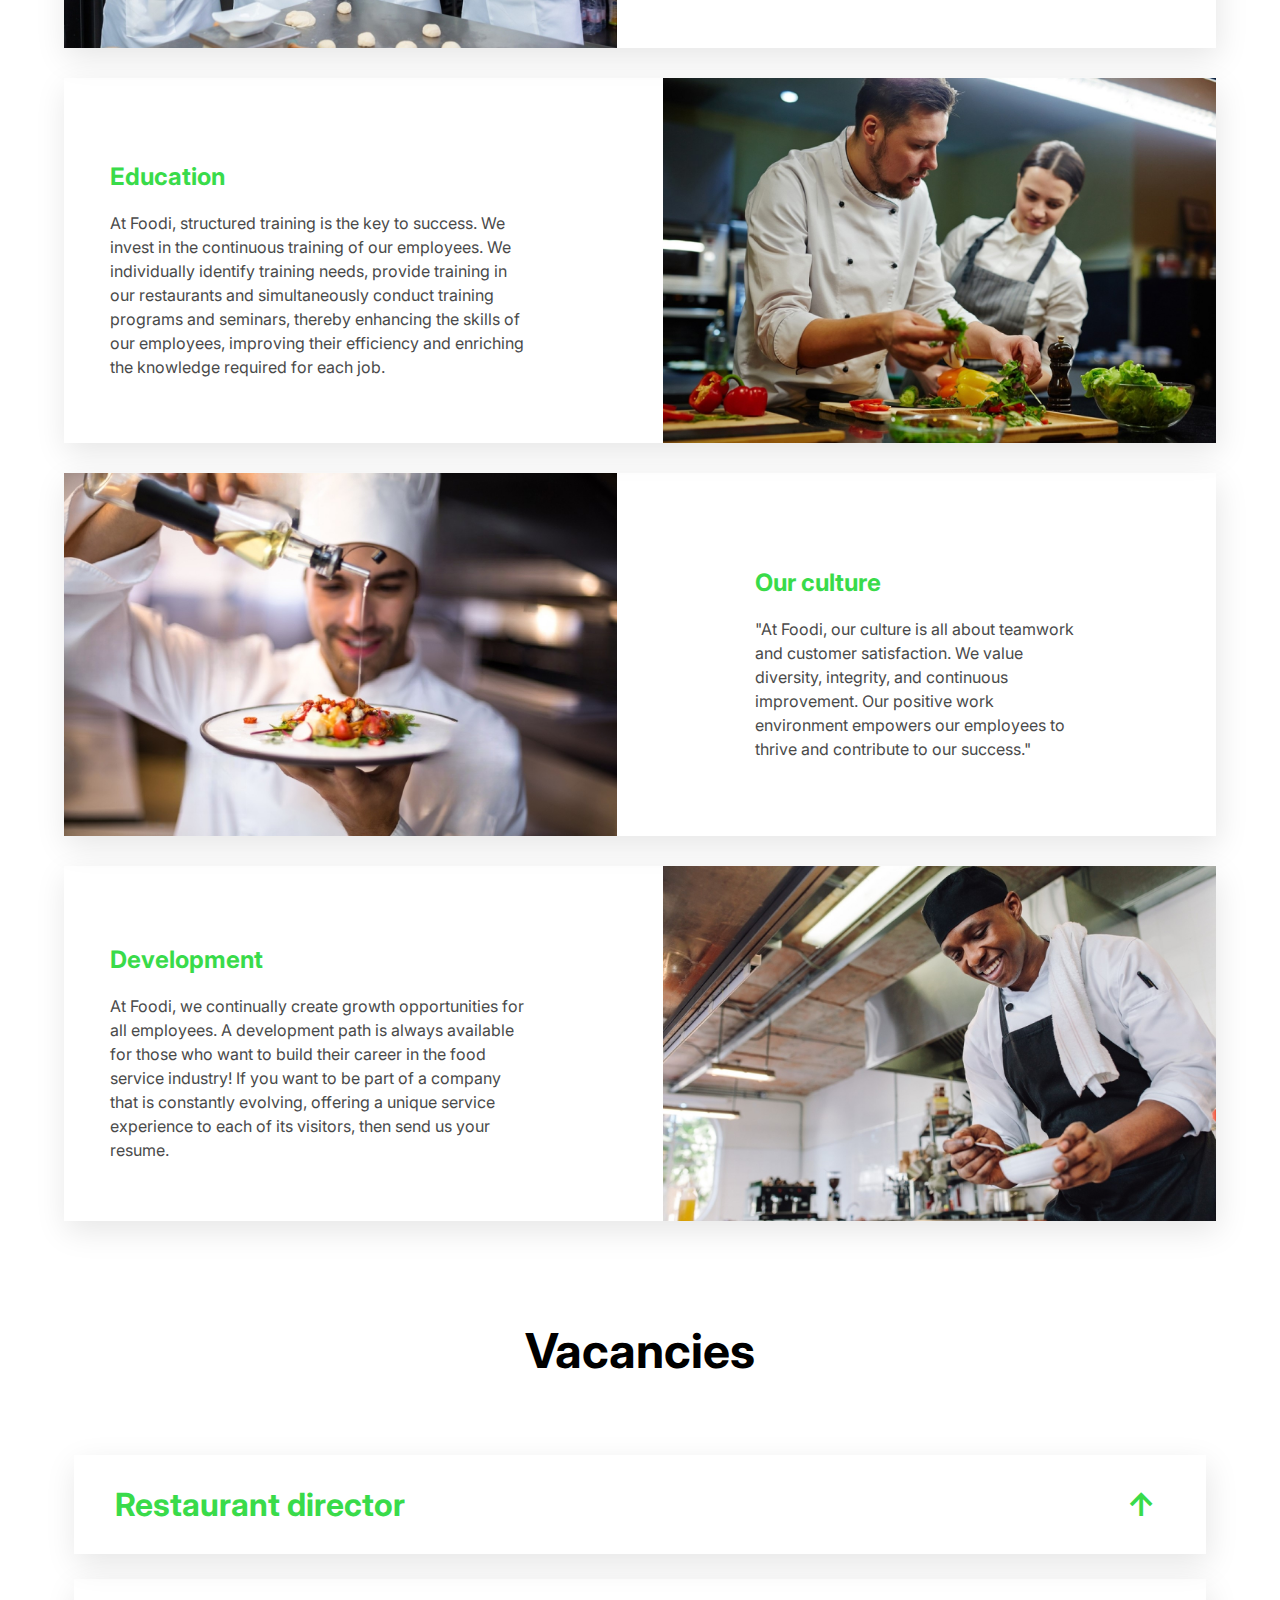
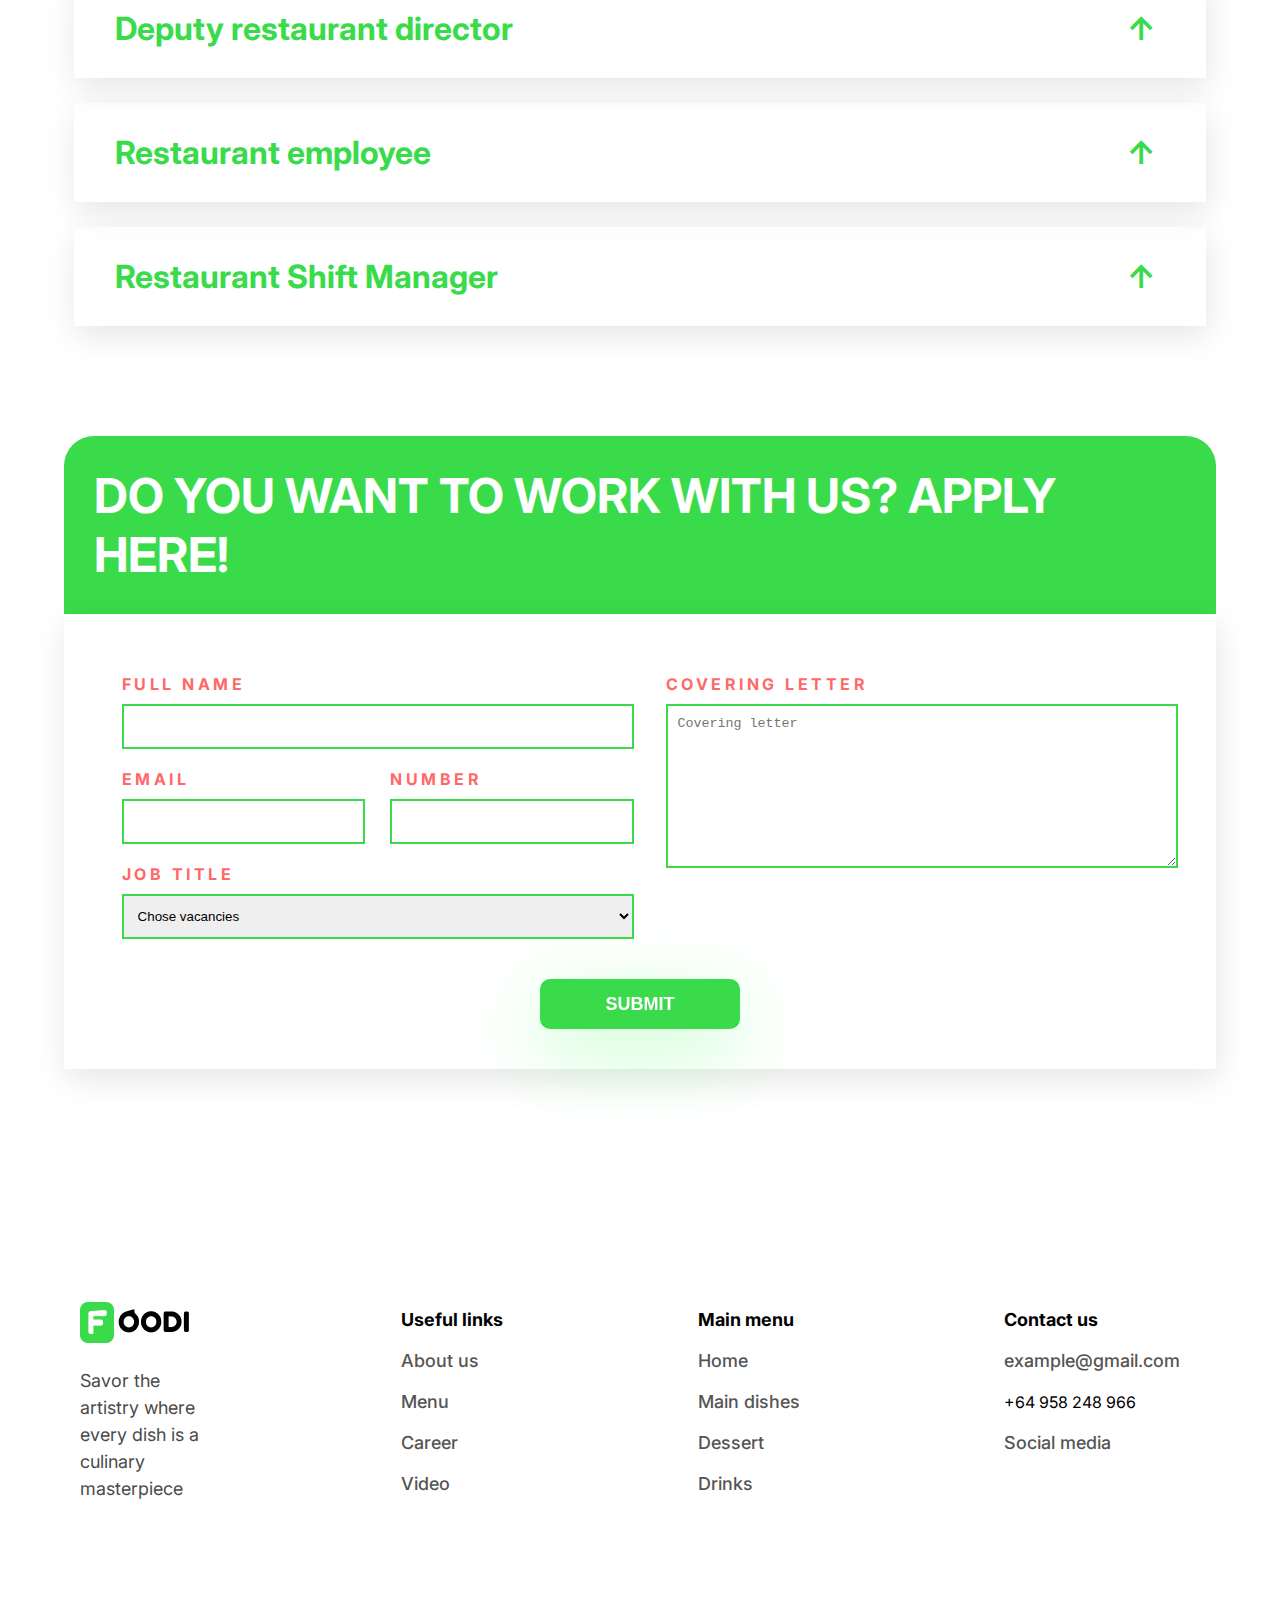
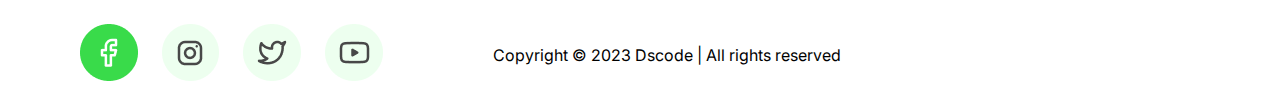
<file: career.html>
<!DOCTYPE html>
<html lang="en">
  <head>
    <meta charset="UTF-8" />
    <meta name="viewport" content="width=device-width, initial-scale=1.0" />
    <title>Career</title>
    <link rel="stylesheet" href="./styles/career.css" />
  </head>
  <body>
    <header>
      <div class="nav_logo">
        <img src="./images/nav_logo.png" alt="" class="nav_logo_image" />
      </div>
      <div class="navs_for_header">
        <nav class="header_href">
          <a href="./index.html" class="nav_a_header">Home </a>
          <a href="./about_us.html" class="nav_a_header"
            >About us
            <img
              src="./images/strelka_for_navs.png"
              class="strelka_header"
              alt=""
          /></a>
          <a href="./menu.html" class="nav_a_header"
            >Menu
            <img
              src="./images/strelka_for_navs.png"
              class="strelka_header"
              alt=""
          /></a>
          <a href="#" class="nav_a_header active"
            >Career
            <img
              src="./images/strelka_for_navs.png"
              class="strelka_header"
              alt=""
          /></a>
        </nav>
      </div>
      <div class="icon_for_header">
        <div class="lupa_header">
          <img
            src="./images/lupa.png"
            onclick="openPage('./menu.html')"
            class="icon_image"
            alt=""
          />
        </div>
        <div class="korzina_header">
          <img
            src="./images/korzina.png"
            onclick="openPage('./menu.html#korziiiiiiiiiiiiiiiina')"
            class="icon_image"
            alt=""
          />
        </div>
        <div class="order_header">
          <img src="./images/phone_call.png" class="icon_image_active" alt="" />
          <a href="./menu.html#korziiiiiiiiiiiiiiiina" class="href_order_now"
            >Order Now</a
          >
        </div>
      </div>
    </header>
    <!-- section_1 -->
    <section class="section_1">
      <div class="section_1_content">
        <div class="section_1_images">
          <img
            class="section_1_image"
            src="./images/career_setion_1.png"
            alt=""
          />
        </div>
        <div class="section_1_text_1">
          <div class="section_1_subtitle">
            <h3>Career in Foodi</h3>
          </div>
          <div class="section_1_text_1_1">
            <p>
              At Foodi, we focus on the individual, whether they are a customer
              or a member of the extended Foodi family. That's why we work hard
              and invest so much in maintaining and developing a great work
              environment for all our team members. In our restaurants, we apply
              modern management methods, constantly adapt to changes, encourage
              initiative, reward excellent work and constantly create
              opportunities for the development of our employees!
            </p>
          </div>
        </div>
        <div class="section_1_text_2">
          <div class="section_1_title">
            <h1>
              Do you want to
              <span class="color_green">work</span> with us?
            </h1>
          </div>
          <div class="section_1_text_1_2">
            <p>
              At Foodi, we always create growth opportunities for all employees.
              Our people are the driving force in our restaurants, and our
              strong values ​​serve as the foundation on which every company
              action is built. If you want to become part of a team that is
              constantly evolving and offers a unique experience to each client,
              send us your resume. Join the KFC team and enjoy a pleasant
              working environment, constant development in a rapidly growing
              restaurant chain, and constant training aimed at your development.
            </p>
          </div>
          <div class="section_1_button">
            <button class="look_vac" onclick="openPage('#vacances')">
              View Vacancies
            </button>
          </div>
        </div>
      </div>
    </section>
    <!-- section_2 -->
    <section class="section_2">
      <div class="section_2_content">
        <div class="section_2_card">
          <div class="section_2_card_image">
            <img
              src="./images/career_section_2_img_1.jpeg"
              class="section_2_img"
              alt=""
            />
          </div>
          <div class="section_2_card_text_last">
            <div class="section_2_card_title">
              <h2>Our values</h2>
            </div>
            <div class="section_2_card_subtitle">
              <ul>
                <li>We believe in all people</li>
                <li>We maintain the high level of our restaurants</li>
                <li>We change the world for the better</li>
                <li>
                  We are constantly improving our knowledge and experience
                </li>
                <li>We work as one team</li>
                <li>We encourage small and large achievements of the team</li>
              </ul>
            </div>
          </div>
        </div>
        <div class="section_2_card">
          <div class="section_2_card_text">
            <div class="section_2_card_title">
              <h2>Education</h2>
            </div>
            <div class="section_2_card_subtitle">
              <p>
                At Foodi, structured training is the key to success. We invest
                in the continuous training of our employees. We individually
                identify training needs, provide training in our restaurants and
                simultaneously conduct training programs and seminars, thereby
                enhancing the skills of our employees, improving their
                efficiency and enriching the knowledge required for each job.
              </p>
            </div>
          </div>
          <div class="section_2_card_image_last">
            <img
              src="./images/career_section_2_img4.jpg"
              class="section_2_img"
              alt=""
            />
          </div>
        </div>
        <div class="section_2_card">
          <div class="section_2_card_image">
            <img
              src="./images/career_section_2_img_2.jpg"
              class="section_2_img"
              alt=""
            />
          </div>
          <div class="section_2_card_text_last">
            <div class="section_2_card_title">
              <h2>Our culture</h2>
            </div>
            <div class="section_2_card_subtitle">
              <p>
                "At Foodi, our culture is all about teamwork and customer
                satisfaction. We value diversity, integrity, and continuous
                improvement. Our positive work environment empowers our
                employees to thrive and contribute to our success."
              </p>
            </div>
          </div>
        </div>
        <div class="section_2_card">
          <div class="section_2_card_text">
            <div class="section_2_card_title">
              <h2>Development</h2>
            </div>
            <div class="section_2_card_subtitle">
              <p>
                At Foodi, we continually create growth opportunities for all
                employees. A development path is always available for those who
                want to build their career in the food service industry! If you
                want to be part of a company that is constantly evolving,
                offering a unique service experience to each of its visitors,
                then send us your resume.
              </p>
            </div>
          </div>
          <div class="section_2_card_image_last">
            <img
              src="./images/career_section_2-img_3.jpg"
              class="section_2_img"
              alt=""
            />
          </div>
        </div>
      </div>
    </section>
    <!-- /sedtion_3? -->
    <section class="section_3" id="vacances">
      <div class="section_3_content">
        <div class="section_3_title">
          <h1>Vacancies</h1>
        </div>
        <div class="section_3_cards">
          <div class="card">
            <h1 class="card-header">
              Restaurant director <span class="arrow">↑</span>
            </h1>
            <div class="card-content">
              <div class="section_3_card_ul">
                <h3>Our Valuable Experience:</h3>
                <ul>
                  <li>Restaurant operations management</li>
                  <li>
                    Increasing sales, profit, and productivity, restaurant
                    budget planning, responsibility for all budget items
                  </li>
                  <li>
                    Maintaining product quality in accordance with standards
                  </li>
                  <li>
                    Personnel management (recruitment, selection, adaptation,
                    orientation, training, staff retention, performance
                    evaluation, and career development)
                  </li>
                  <li>
                    Responsibility for safety and occupational health,
                    sanitation standards, production, and labor discipline,
                    ensuring that employees comply with internal work rules
                  </li>
                  <li>Providing unforgettable guest service</li>
                </ul>

                <h3>Key Requirements for Candidates:</h3>
                <ul>
                  <li>Higher education or equivalent</li>
                  <li>Experience in a managerial position</li>
                  <li>Minimum of 4 years of experience</li>
                  <li>Proficient in PC usage</li>
                  <li>Knowledge of the English language is a plus</li>
                  <li>Leadership qualities, results-oriented</li>
                  <li>Communication skills and ability to work in a team</li>
                  <li>
                    Analytical thinking, stress resistance, a commitment to
                    self-development
                  </li>
                  <li>Willingness to take responsibility</li>
                </ul>

                <h3>Our Company Offers:</h3>
                <ul>
                  <li>Official employment</li>
                  <li>Stable income</li>
                  <li>Bonuses based on achieving set goals</li>
                  <li>Free training in international standards</li>
                  <li>Career growth opportunities</li>
                  <li>Complimentary employee meals</li>
                  <li>Transportation within the city</li>
                  <li>Company uniform</li>
                  <li>Rotating work schedule, 5/2</li>
                  <li>Incentive programs</li>
                  <li>Full-time, all-day employment</li>
                </ul>
              </div>
              <div class="spice">
                <div class="spice_line"></div>
              </div>
              <div class="section_1_button">
                <button class="look_vac" onclick="openPage('#vacance')">
                  RESPOND
                </button>
              </div>
            </div>
          </div>
          <div class="card">
            <h1 class="card-header">
              Deputy restaurant director<span class="arrow">↑</span>
            </h1>
            <div class="card-content">
              <div class="section_3_card_ul">
                <h3>Our Valuable Experience:</h3>
                <ul>
                  <li>Restaurant operations management</li>
                  <li>Ensuring maximum sales and profit growth</li>
                  <li>Employee training and development</li>
                  <li>Guest service quality control</li>
                  <li>Ordering of products and supplies</li>
                  <li>
                    Adherence to safety rules, technical safety, sanitation
                    standards, production and labor discipline, internal work
                    rules
                  </li>
                </ul>

                <h3>Main Requirements for Candidates:</h3>
                <ul>
                  <li>Higher education or equivalent</li>
                  <li>Management experience</li>
                  <li>At least 3 years of relevant work experience</li>
                  <li>Proficiency in PC usage</li>
                  <li>Leadership qualities, results-oriented</li>
                  <li>Excellent communication and teamwork skills</li>
                  <li>Analytical thinking, commitment to self-improvement</li>
                  <li>Responsibility</li>
                  <li>
                    Recruitment, training, development, and retention of
                    personnel skills
                  </li>
                  <li>Experience in providing outstanding guest service</li>
                </ul>

                <h3>What We Offer:</h3>
                <ul>
                  <li>Official employment</li>
                  <li>Stable income</li>
                  <li>Bonuses based on achieving set goals</li>
                  <li>Free training in international standards</li>
                  <li>Career growth opportunities</li>
                  <li>Complimentary employee meals</li>
                  <li>Transportation within the city</li>
                  <li>Company uniform</li>
                  <li>Rotating work schedule, 5/2</li>
                  <li>Motivational programs</li>
                </ul>
              </div>
              <div class="section_1_button">
                <button class="look_vac" onclick="openPage('#vacance')">
                  RESPOND
                </button>
              </div>
            </div>
          </div>
          <div class="card">
            <h1 class="card-header">
              Restaurant employee<span class="arrow">↑</span>
            </h1>
            <div class="card-content">
              <div class="section_3_card_ul">
                <h3>Our Valuable Experience:</h3>
                <ul>
                  <li>Preparation of various dishes from the menu</li>
                  <li>Guest service according to international standards</li>
                  <li>Order assembly</li>
                  <li>Maintaining cleanliness in the restaurant</li>
                  <li>Operating the cash register</li>
                </ul>

                <h3>What We Offer:</h3>
                <ul>
                  <li>Flexible work schedule</li>
                  <li>Official employment</li>
                  <li>Stable income</li>
                  <li>Bonuses based on achieving set goals</li>
                  <li>Free training in international standards</li>
                  <li>Career growth opportunities</li>
                  <li>Lunch during the working shift</li>
                  <li>Transportation within the city</li>
                  <li>Convenient location of work</li>
                  <li>Company uniform</li>
                  <li>Participation in motivational programs</li>
                </ul>
              </div>
              <div class="section_1_button">
                <button class="look_vac" onclick="openPage('#vacance')">
                  RESPOND
                </button>
              </div>
            </div>
          </div>
          <div class="card">
            <h1 class="card-header">
              Restaurant Shift Manager<span class="arrow">↑</span>
            </h1>
            <div class="card-content">
              <div class="section_3_card_ul">
                <h3>Our Valuable Experience:</h3>
                <ul>
                  <li>Team organization skills</li>
                  <li>Knowledge of staff motivation and training methods</li>
                  <li>Skills in successfully interacting with guests</li>
                  <li>Experience in maintaining compliance with standards</li>
                  <li>
                    Ensuring maximum sales and profit growth for the restaurant
                  </li>
                </ul>

                <h3>Main Requirements for Candidates:</h3>
                <ul>
                  <li>Higher education or equivalent</li>
                  <li>Minimum of 1 year of relevant work experience</li>
                  <li>
                    Experience in the hotel/restaurant/business or sales field
                    is a plus
                  </li>
                  <li>
                    Strong communication skills, responsibility, organizational
                    skills, execution, results-oriented
                  </li>
                  <li>High motivation and discipline</li>
                  <li>Personnel management skills</li>
                </ul>

                <h3>What We Offer:</h3>
                <ul>
                  <li>Official employment</li>
                  <li>Stable income</li>
                  <li>Bonuses based on achieving set goals</li>
                  <li>Free training in international standards</li>
                  <li>Career growth opportunities</li>
                  <li>Complimentary employee meals</li>
                  <li>Transportation within the city</li>
                  <li>Company uniform</li>
                  <li>Rotating work schedule, 5/2</li>
                  <li>Motivational programs</li>
                </ul>
              </div>
              <div class="section_1_button">
                <button class="look_vac" onclick="openPage('#vacance')">
                  RESPOND
                </button>
              </div>
            </div>
          </div>
        </div>
      </div>
    </section>
    <!-- section_4 -->
    <section class="section_4" id="vacance">
      <div class="section_4_content">
        <div class="section_4_card_header">
          <h1>DO YOU WANT TO WORK WITH US? APPLY HERE!</h1>
        </div>
        <div class="section_4_card_content">
          <div class="section_4_columns">
            <div class="section_4_column_1">
              <form class="myform" action="">
                <div class="input_group">
                  <h3>Full name</h3>
                  <input type="text" />
                </div>
                <div class="input_group contact">
                  <div class="input_group_1">
                    <h3>Email</h3>
                    <input type="email" />
                  </div>
                  <div class="input_group_2">
                    <h3>Number</h3>
                    <input type="number" />
                  </div>
                </div>
                <div class="input_group">
                  <h3>JOB TITLE</h3>
                  <select name="city" id="city" size="1">
                    <option selected value="almaty">Chose vacancies</option>
                    <option value="Директор">Restaurant director</option>
                    <option value="almaty">Deputy restaurant director</option>
                    <option value="almaty">Restaurant employee</option>
                    <option value="almaty">Restaurant Shift manager</option>
                  </select>
                </div>
              </form>
            </div>
            <div class="section_4_column_2">
              <form action="" class="my_form_2">
                <div class="input_group">
                  <h3>Covering letter</h3>
                  <textarea
                    name=""
                    id=""
                    cols="30"
                    rows="10"
                    placeholder="Covering letter"
                  ></textarea>
                </div>
              </form>
            </div>
          </div>

          <div class="section_1_button">
            <button class="look_vac" id="look_vac">SUBMIT</button>
          </div>
        </div>
      </div>
    </section>
    <footer>
      <div class="footer_content">
        <div class="footer_content_main_column">
          <div class="footer_column_1">
            <div class="footer_logo">
              <img
                src="./images/nav_logo.png"
                class="footer_logo_image"
                alt=""
              />
            </div>
            <div class="footer_text_1">
              <p>
                Savor the artistry where every dish is a culinary masterpiece
              </p>
            </div>
          </div>
          <div class="footer_column_hrefsss">
            <div class="footer_column_2">
              <ul class="hrefs_1">
                <li>
                  <a href="./index.html" class="footer_nav active_footer"
                    >Useful links</a
                  >
                </li>
                <li>
                  <a href="./about_us.html" class="footer_nav">About us</a>
                </li>
                <li><a href="./menu.html" class="footer_nav">Menu</a></li>
                <li><a href="./career.html" class="footer_nav">Career</a></li>
                <li>
                  <a href="./about_us.html#video" class="footer_nav">Video</a>
                </li>
              </ul>
            </div>
            <div class="footer_column_3">
              <ul class="hrefs_2">
                <li>
                  <a href="./menu.html" class="footer_nav active_footer"
                    >Main menu</a
                  >
                </li>
                <li><a href="./menu.html" class="footer_nav">Home</a></li>
                <li>
                  <a href="./menu.html#meat_dishes" class="footer_nav"
                    >Main dishes</a
                  >
                </li>
                <li>
                  <a href="./menu.html#dessert" class="footer_nav">Dessert</a>
                </li>
                <li>
                  <a href="./menu.html#drinks" class="footer_nav">Drinks</a>
                </li>
              </ul>
            </div>
            <div class="footer_column_4">
              <div class="footer_column_3">
                <ul class="hrefs_3">
                  <li>
                    <a
                      href="./about_us.html#contact"
                      class="footer_nav active_footer"
                      >Contact us</a
                    >
                  </li>
                  <li>
                    <a href="./about_us.html#contact" class="footer_nav"
                      >example@gmail.com</a
                    >
                  </li>
                  <li>
                    <a href="./about_us.html#contact" class="footer_nav"></a>+64
                    958 248 966
                  </li>
                  <li>
                    <a href="./about_us.html#contact" class="footer_nav"
                      >Social media</a
                    >
                  </li>
                </ul>
              </div>
            </div>
          </div>
        </div>
        <div class="footer_social_media">
          <div class="social_media_hrefs">
            <a href="#"
              ><img
                src="./images/facebook.png"
                class="footer_href_2 factive"
                alt=""
            /></a>
            <a href="#"
              ><img src="./images/instagramm.png" class="footer_href_2" alt=""
            /></a>
            <a href="#"
              ><img src="./images/twitter'.png" class="footer_href_2" alt=""
            /></a>
            <a href="#"
              ><img src="./images/youtube.png" class="footer_href_2" alt=""
            /></a>
          </div>
          <div class="social_media_hrefs_text">
            <p>Copyright © 2023 Dscode | All rights reserved</p>
          </div>
        </div>
      </div>
    </footer>
  </body>

  <script src="./career.js"></script>
</html>
</file>
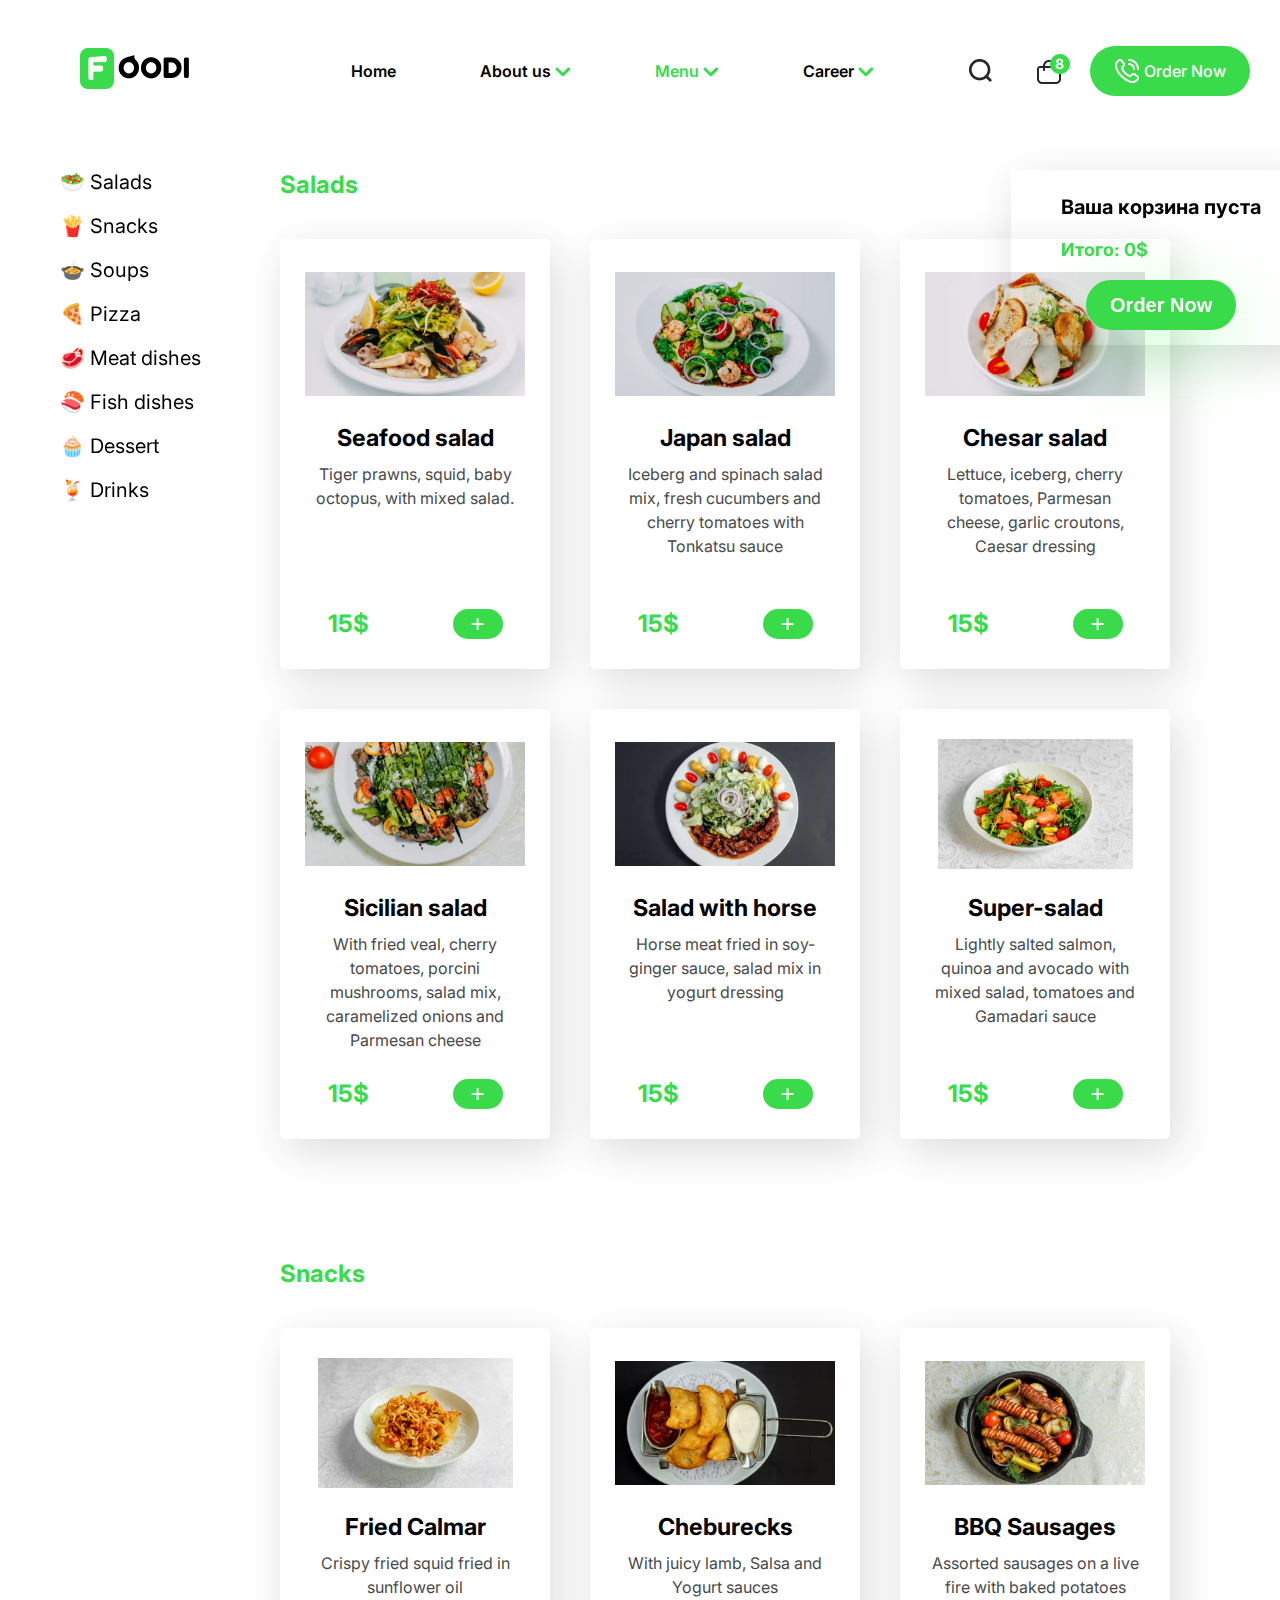
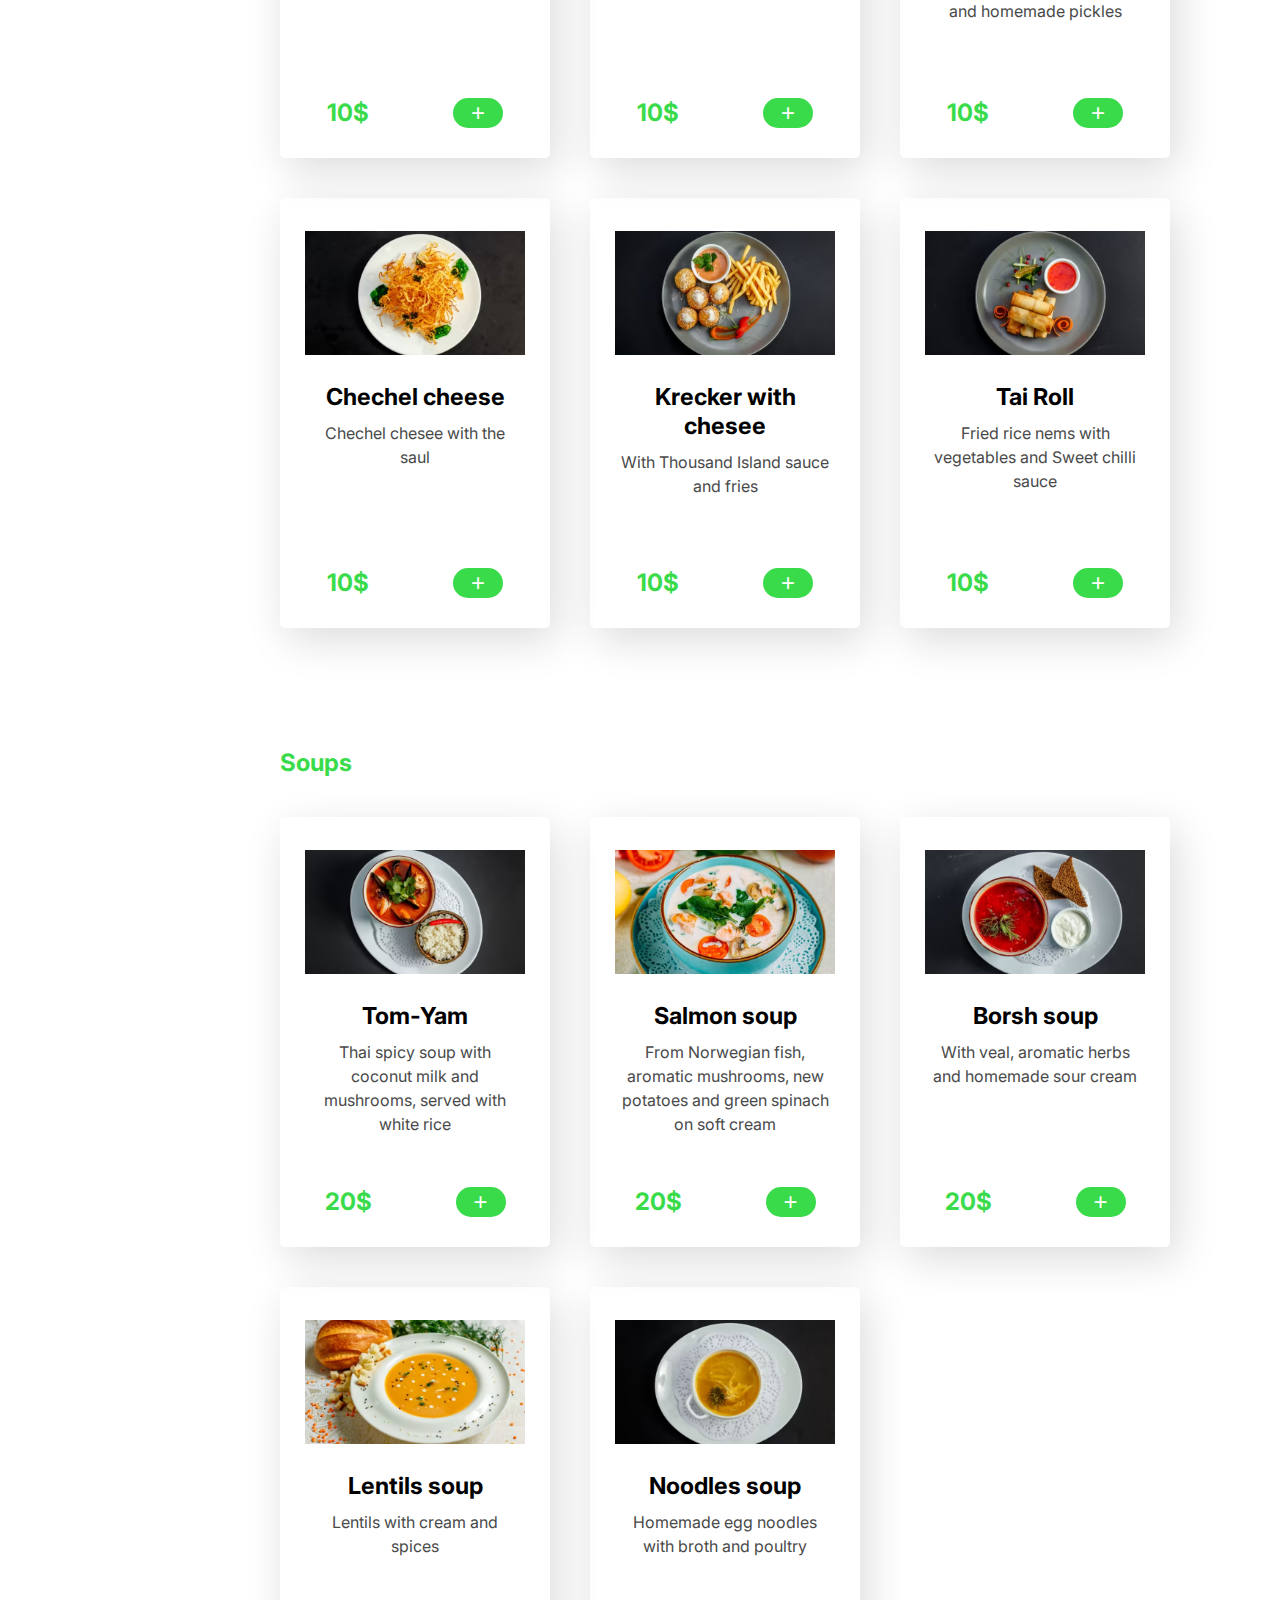
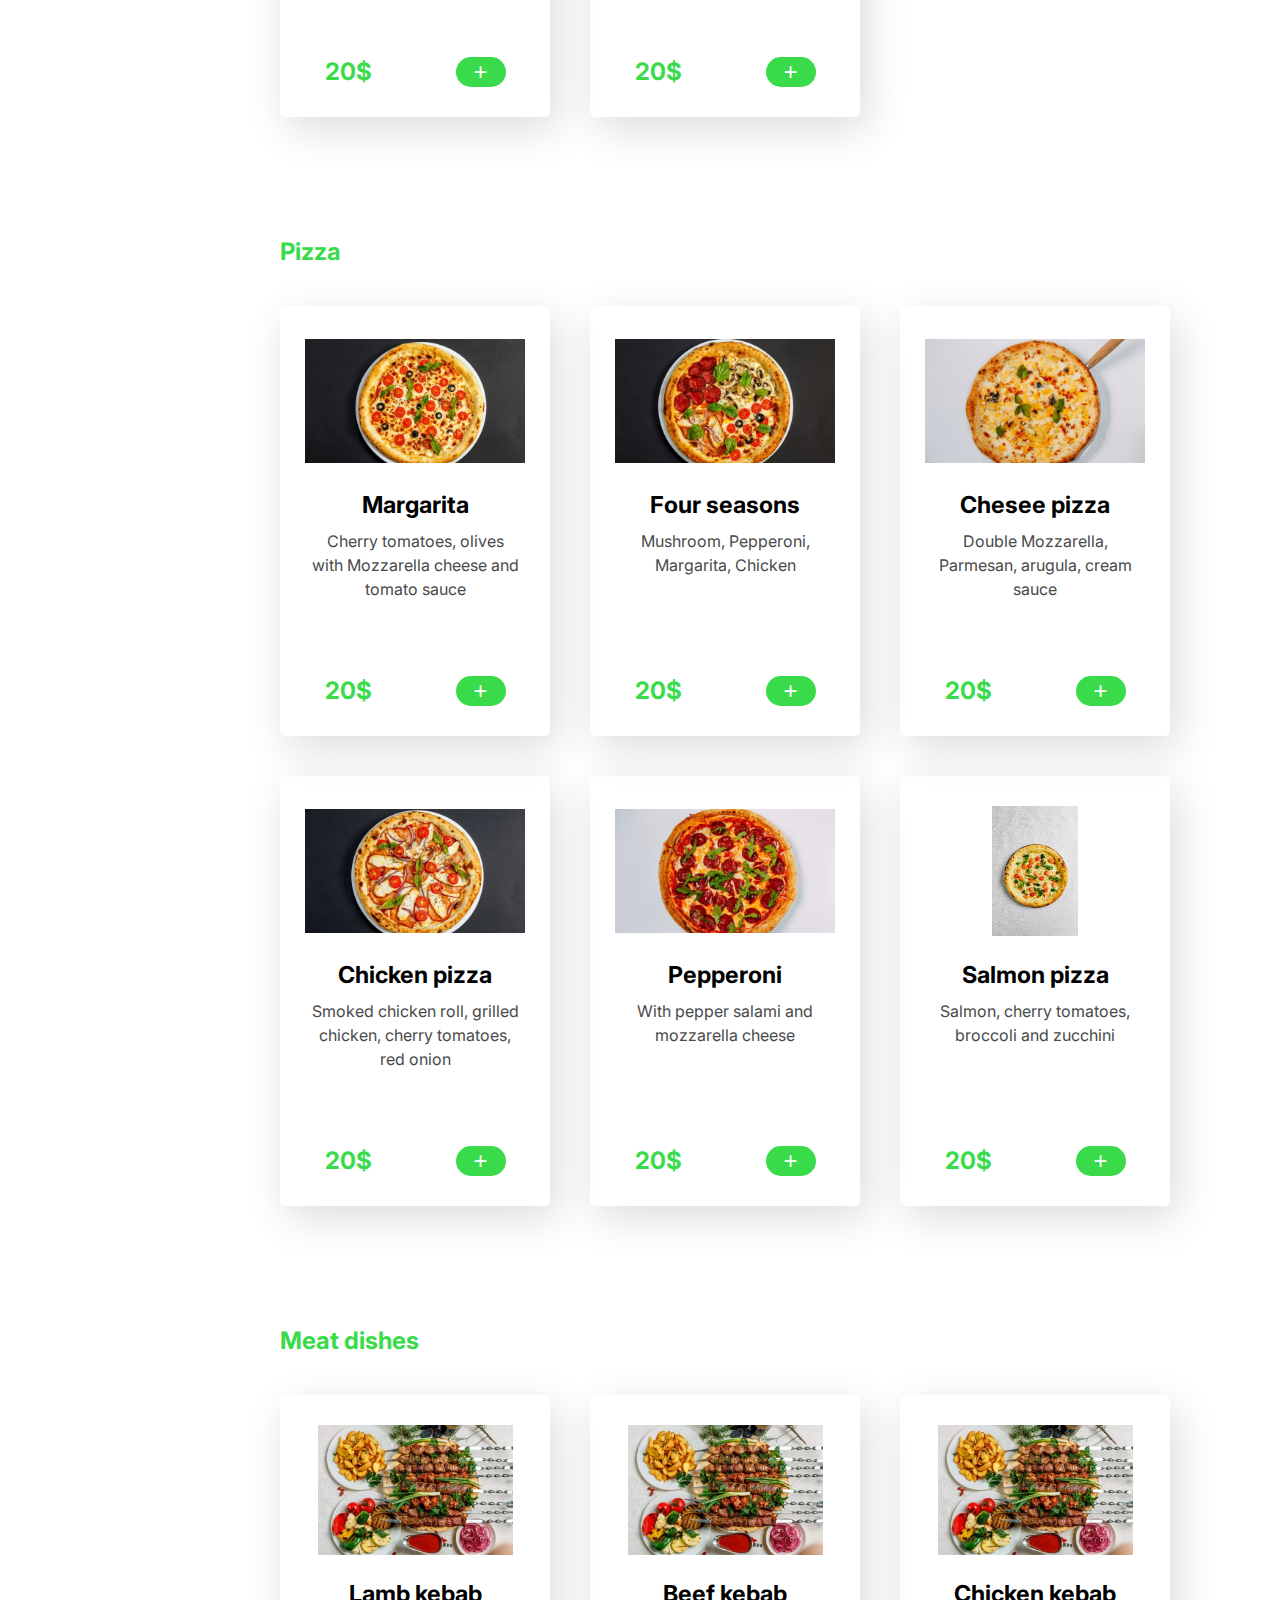
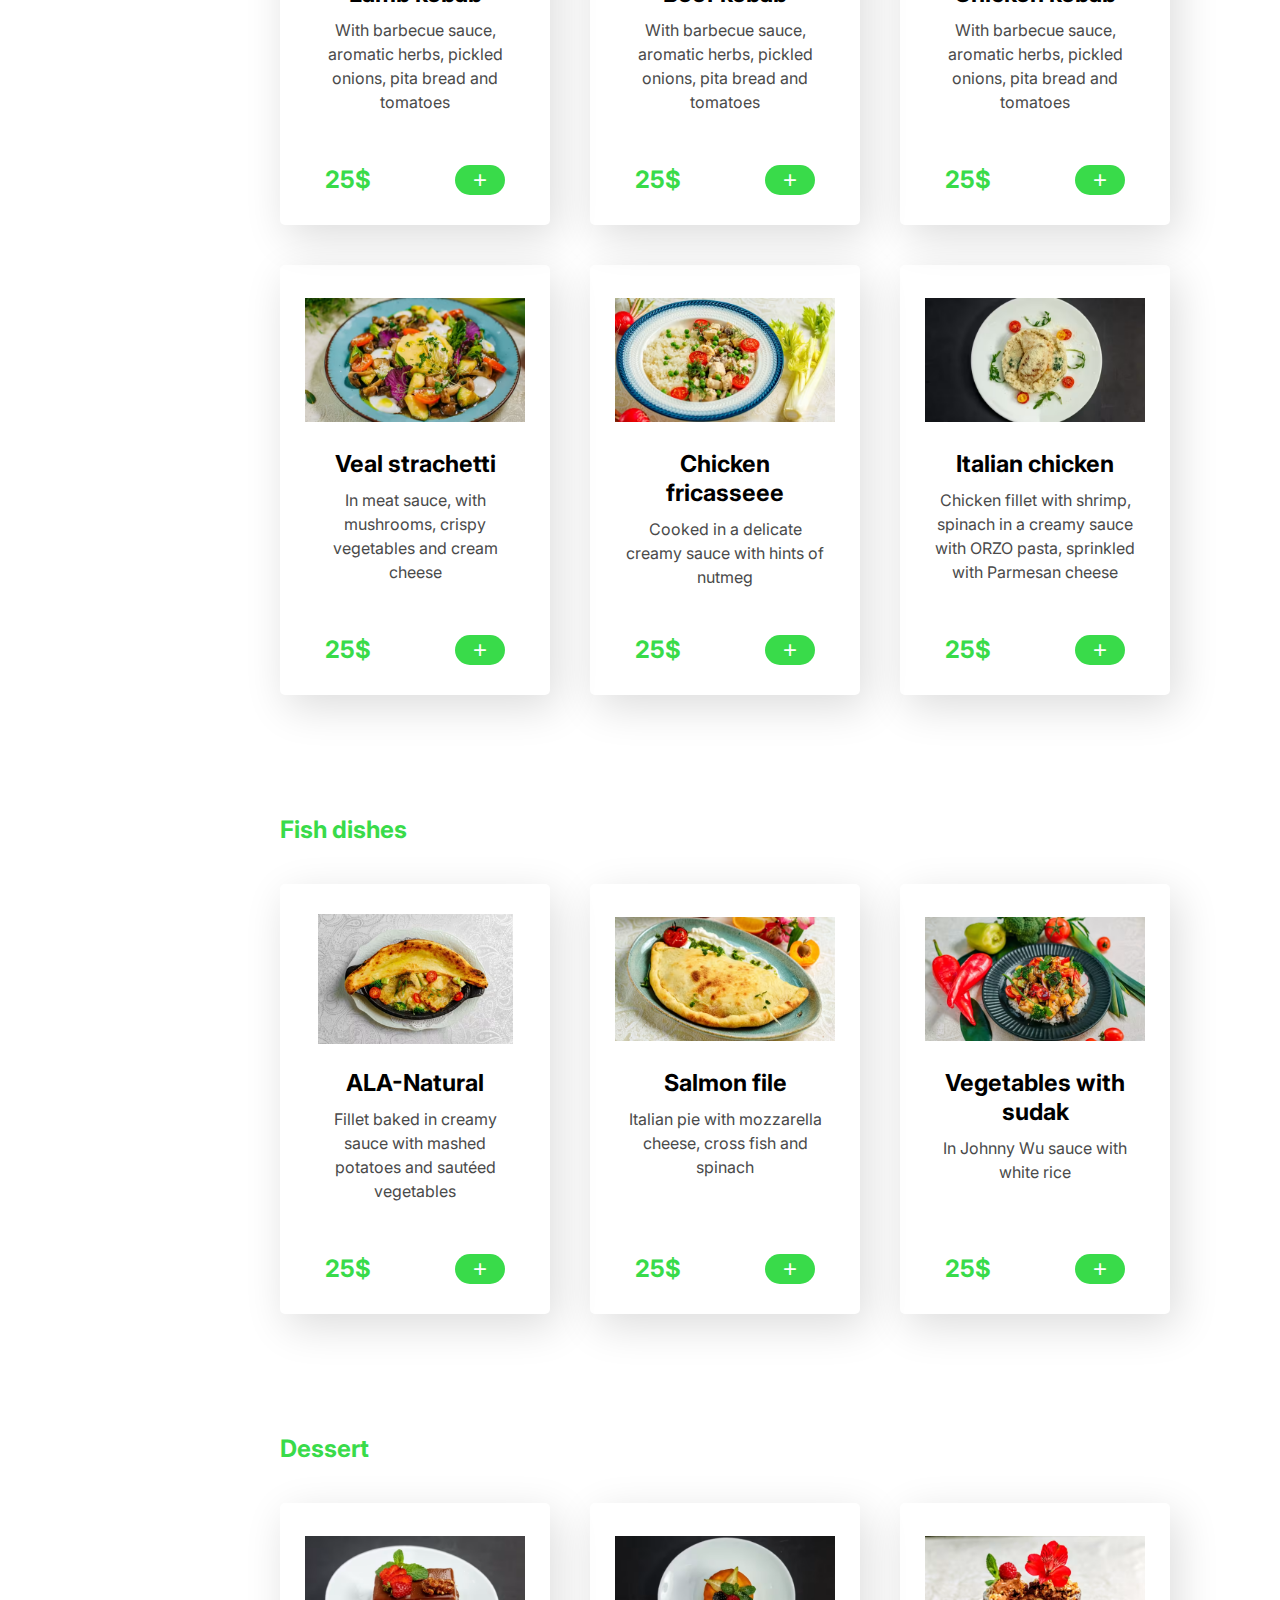
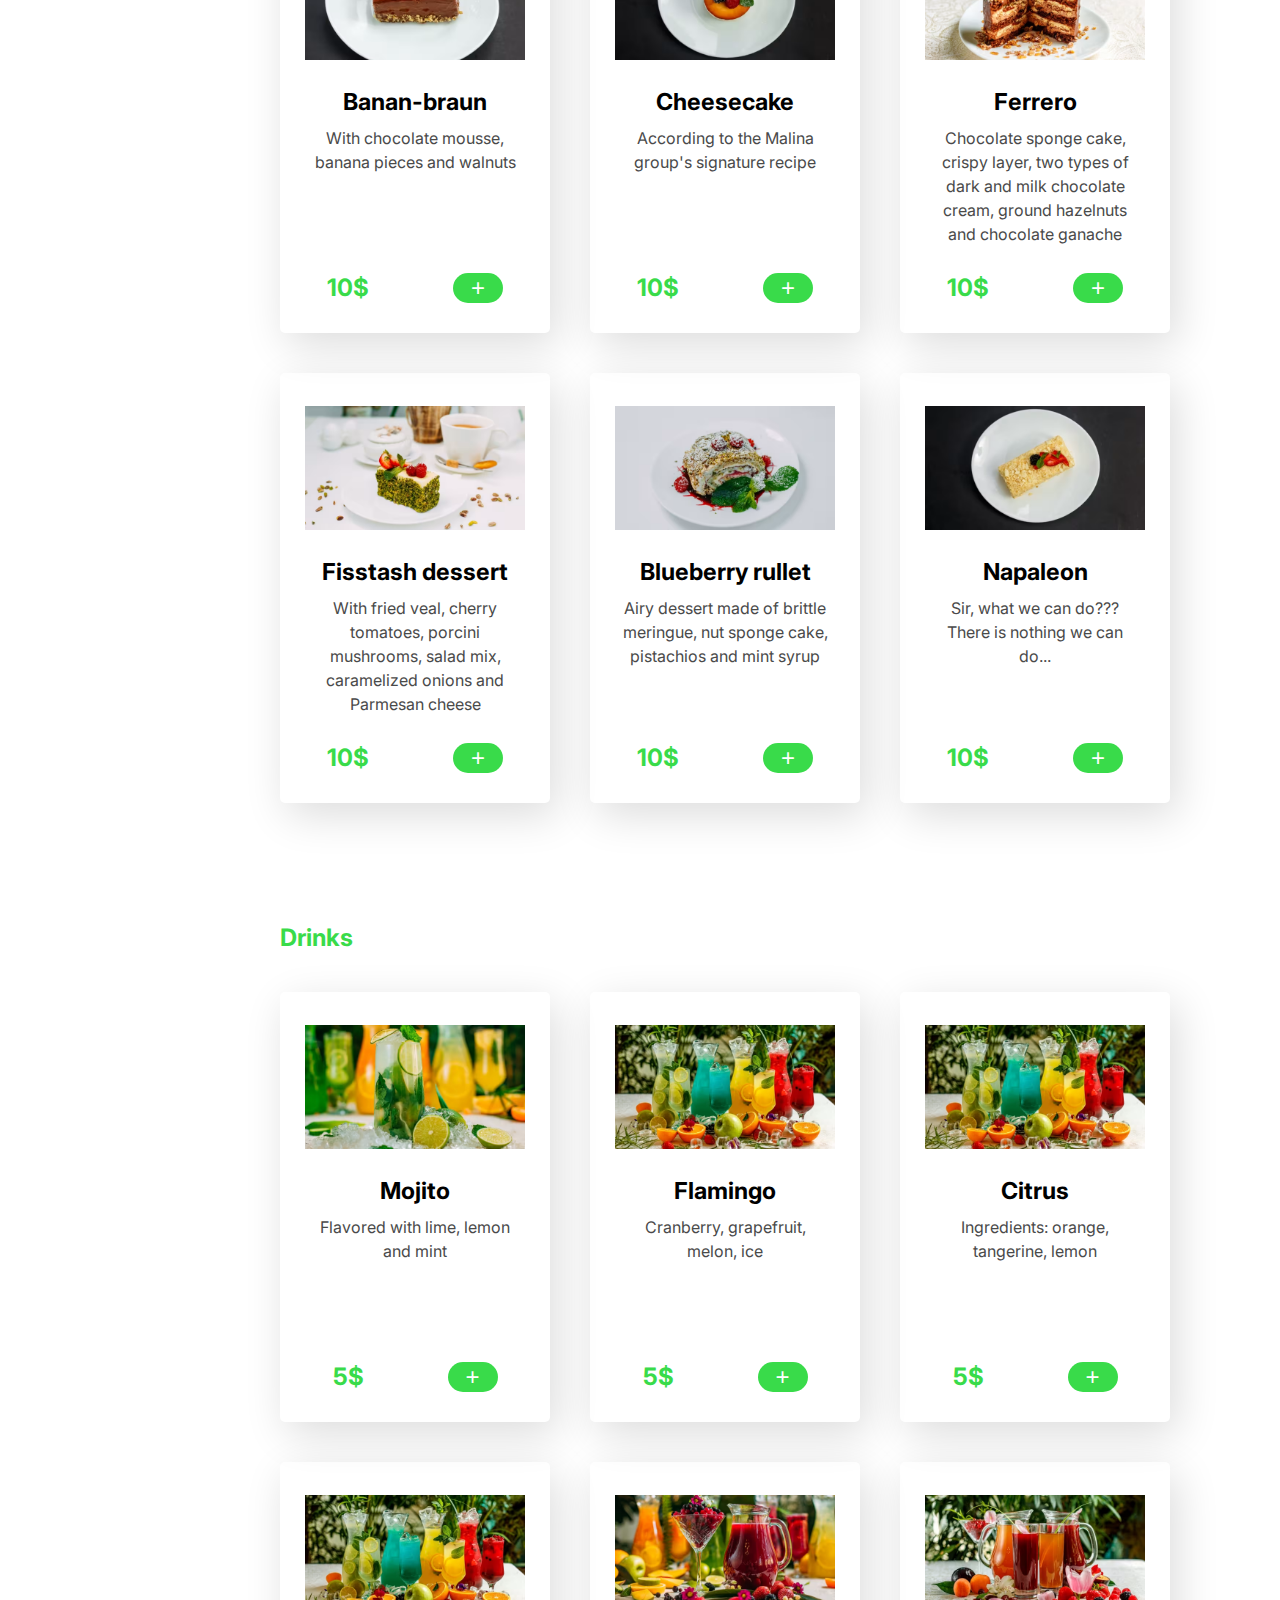
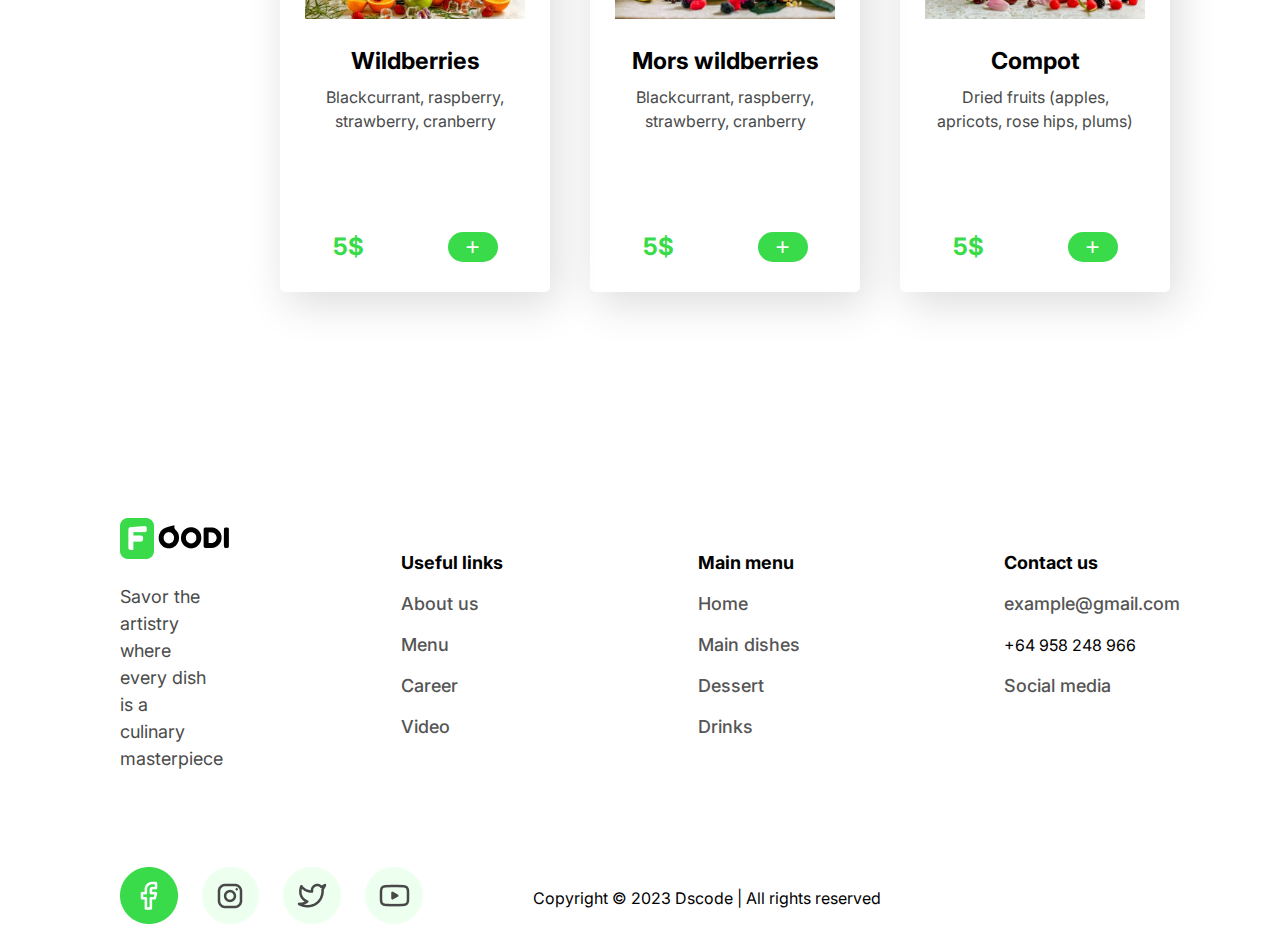
<file: menu.html>
<!DOCTYPE html>
<html lang="en">
  <head>
    <meta charset="UTF-8" />
    <meta name="viewport" content="width=device-width, initial-scale=1.0" />
    <title>Menu</title>
    <link rel="stylesheet" href="styles/menu.css" />
  </head>
  <body>
    <header>
      <div class="nav_logo">
        <img src="./images/nav_logo.png" alt="" class="nav_logo_image" />
      </div>
      <div class="navs_for_header">
        <nav class="header_href">
          <a href="./index.html" class="nav_a_header">Home </a>
          <a href="./about_us.html" class="nav_a_header"
            >About us
            <img
              src="./images/strelka_for_navs.png"
              class="strelka_header"
              alt=""
          /></a>
          <a href="#" class="nav_a_header active"
            >Menu
            <img
              src="./images/strelka_for_navs.png"
              class="strelka_header"
              alt=""
          /></a>
          <a href="./career.html" class="nav_a_header"
            >Career
            <img
              src="./images/strelka_for_navs.png"
              class="strelka_header"
              alt=""
          /></a>
        </nav>
      </div>
      <div class="icon_for_header">
        <div class="lupa_header">
          <img
            src="./images/lupa.png"
            onclick="openPage('./menu.html')"
            class="icon_image"
            alt=""
          />
        </div>
        <div class="korzina_header">
          <img
            src="./images/korzina.png"
            onclick="openPage('./menu.html#korziiiiiiiiiiiiiiiina')"
            class="icon_image"
            alt=""
          />
        </div>
        <div class="order_header">
          <img src="./images/phone_call.png" class="icon_image_active" alt="" />
          <a href="./menu.html#korziiiiiiiiiiiiiiiina" class="href_order_now"
            >Order Now</a
          >
        </div>
      </div>
    </header>
    <div class="nav_form_lorzina">
      <a href="#korziiiiiiiiiiiiiiiina"
        ><img src="./images_menu/shopping-cart.png" alt=""
      /></a>
    </div>
    <!-- section_1 -->
    <section class="section_1">
      <div class="section_1_content">
        <div class="section_1_colon_left">
          <div class="section_1_nav">
            <a href="#salads" class="section_1_href color-change"
              >🥗 <span>Salads</span></a
            >
          </div>
          <div class="section_1_nav">
            <a href="#snacks" class="section_1_href color-change"
              >🍟 <span>Snacks</span></a
            >
          </div>
          <div class="section_1_nav">
            <a href="#soup" class="section_1_href color-change"
              >🍲 <span>Soups</span></a
            >
          </div>
          <div class="section_1_nav">
            <a href="#pizza" class="section_1_href color-change"
              >🍕 <span>Pizza</span></a
            >
          </div>
          <div class="section_1_nav">
            <a href="#meat_dishes" class="section_1_href color-change"
              >🥩 <span>Meat dishes</span></a
            >
          </div>
          <div class="section_1_nav">
            <a href="#fish_dishes" class="section_1_href color-change"
              >🍣 <span>Fish dishes</span></a
            >
          </div>
          <div class="section_1_nav">
            <a href="#dessert" class="section_1_href color-change"
              >🧁 <span>Dessert</span></a
            >
          </div>
          <div class="section_1_nav">
            <a href="#drinks" class="section_1_href color-change"
              >🍹 <span>Drinks</span></a
            >
          </div>
        </div>
        <div class="section_1_middle">
          <div class="section_1_middle_main_card">
            <div class="section_1_main_title" id="salads">
              <h1>Salads</h1>
            </div>
            <div class="section_1_cards">
              <div class="section_1_cards_colone_1">
                <div class="section_1_card" id="seafood_salad">
                  <div class="section_1_card_image">
                    <img src="./images_menu/salads_moreproducts.avif" alt="" />
                  </div>
                  <div class="section_1_card_text">
                    <div class="section_1_card_title">
                      <h3>Seafood salad</h3>
                    </div>
                    <div class="section_1_card_subtitle">
                      <p>
                        Tiger prawns, squid, baby octopus, with mixed salad.
                      </p>
                    </div>
                  </div>
                  <div class="section_1_card_buttons">
                    <span class="price">15$</span>
                    <button onclick="addToCart('Seafood salad', 15)">+</button>
                  </div>
                </div>
                <div class="section_1_card">
                  <div class="section_1_card_image">
                    <img src="./images_menu/japan_salad.avif" alt="" />
                  </div>
                  <div class="section_1_card_text">
                    <div class="section_1_card_title">
                      <h3>Japan salad</h3>
                    </div>
                    <div class="section_1_card_subtitle">
                      <p>
                        Iceberg and spinach salad mix, fresh cucumbers and
                        cherry tomatoes with Tonkatsu sauce
                      </p>
                    </div>
                  </div>
                  <div class="section_1_card_buttons">
                    <span class="price">15$</span>
                    <button onclick="addToCart('Japan salad', 15)">+</button>
                  </div>
                </div>
                <div class="section_1_card">
                  <div class="section_1_card_image">
                    <img src="./images_menu/salad_chesar.avif" alt="" />
                  </div>
                  <div class="section_1_card_text">
                    <div class="section_1_card_title">
                      <h3>Chesar salad</h3>
                    </div>
                    <div class="section_1_card_subtitle">
                      <p>
                        Lettuce, iceberg, cherry tomatoes, Parmesan cheese,
                        garlic croutons, Caesar dressing
                      </p>
                    </div>
                  </div>
                  <div class="section_1_card_buttons">
                    <span class="price">15$</span>
                    <button onclick="addToCart('Chesar salad', 15)">+</button>
                  </div>
                </div>
              </div>
              <div class="section_1_cards_colone_2">
                <div class="section_1_card">
                  <div class="section_1_card_image">
                    <img src="./images_menu/salad_sicileec.avif" alt="" />
                  </div>
                  <div class="section_1_card_text">
                    <div class="section_1_card_title">
                      <h3>Sicilian salad</h3>
                    </div>
                    <div class="section_1_card_subtitle">
                      <p>
                        With fried veal, cherry tomatoes, porcini mushrooms,
                        salad mix, caramelized onions and Parmesan cheese
                      </p>
                    </div>
                  </div>
                  <div class="section_1_card_buttons">
                    <span class="price">15$</span>
                    <button onclick="addToCart('Sicilian salad', 15)">+</button>
                  </div>
                </div>
                <div class="section_1_card">
                  <div class="section_1_card_image">
                    <img src="./images_menu/salads_conina.avif" alt="" />
                  </div>
                  <div class="section_1_card_text">
                    <div class="section_1_card_title">
                      <h3>Salad with horse</h3>
                    </div>
                    <div class="section_1_card_subtitle">
                      <p>
                        Horse meat fried in soy-ginger sauce, salad mix in
                        yogurt dressing
                      </p>
                    </div>
                  </div>
                  <div class="section_1_card_buttons">
                    <span class="price">15$</span>
                    <button onclick="addToCart('Salad with horse', 15)">
                      +
                    </button>
                  </div>
                </div>
                <div class="section_1_card">
                  <div class="section_1_card_image">
                    <img src="./images_menu//salads_super_food.avif" alt="" />
                  </div>
                  <div class="section_1_card_text">
                    <div class="section_1_card_title">
                      <h3>Super-salad</h3>
                    </div>
                    <div class="section_1_card_subtitle">
                      <p>
                        Lightly salted salmon, quinoa and avocado with mixed
                        salad, tomatoes and Gamadari sauce
                      </p>
                    </div>
                  </div>
                  <div class="section_1_card_buttons">
                    <span class="price">15$</span>
                    <button onclick="addToCart('Super-salad', 15)">+</button>
                  </div>
                </div>
              </div>
            </div>
          </div>
          <div class="section_1_middle_main_card" id="snacks">
            <div class="section_1_main_title">
              <h1>Snacks</h1>
            </div>
            <div class="section_1_cards">
              <div class="section_1_cards_colone_1">
                <div class="section_1_card">
                  <div class="section_1_card_image">
                    <img src="./images_menu/snacks_calmar.avif" alt="" />
                  </div>
                  <div class="section_1_card_text">
                    <div class="section_1_card_title">
                      <h3>Fried Calmar</h3>
                    </div>
                    <div class="section_1_card_subtitle">
                      <p>Crispy fried squid fried in sunflower oil</p>
                    </div>
                  </div>
                  <div class="section_1_card_buttons">
                    <span class="price">10$</span>
                    <button onclick="addToCart('Fried Calmar', 10)">+</button>
                  </div>
                </div>
                <div class="section_1_card">
                  <div class="section_1_card_image">
                    <img src="./images_menu/snacks_chebureki.avif" alt="" />
                  </div>
                  <div class="section_1_card_text">
                    <div class="section_1_card_title">
                      <h3>Cheburecks</h3>
                    </div>
                    <div class="section_1_card_subtitle">
                      <p>With juicy lamb, Salsa and Yogurt sauces</p>
                    </div>
                  </div>
                  <div class="section_1_card_buttons">
                    <span class="price">10$</span>
                    <button onclick="addToCart('Cheburecks', 10)">+</button>
                  </div>
                </div>
                <div class="section_1_card">
                  <div class="section_1_card_image">
                    <img src="./images_menu/snacks_colbasa.avif" alt="" />
                  </div>
                  <div class="section_1_card_text">
                    <div class="section_1_card_title">
                      <h3>BBQ Sausages</h3>
                    </div>
                    <div class="section_1_card_subtitle">
                      <p>
                        Assorted sausages on a live fire with baked potatoes and
                        homemade pickles
                      </p>
                    </div>
                  </div>
                  <div class="section_1_card_buttons">
                    <span class="price">10$</span>
                    <button onclick="addToCart('BBQ Sauseges', 10)">+</button>
                  </div>
                </div>
              </div>
              <div class="section_1_cards_colone_2">
                <div class="section_1_card">
                  <div class="section_1_card_image">
                    <img src="./images_menu/snacks_fried_chechel.avif" alt="" />
                  </div>
                  <div class="section_1_card_text">
                    <div class="section_1_card_title">
                      <h3>Chechel cheese</h3>
                    </div>
                    <div class="section_1_card_subtitle">
                      <p>Chechel chesee with the saul</p>
                    </div>
                  </div>
                  <div class="section_1_card_buttons">
                    <span class="price">10$</span>
                    <button onclick="addToCart('Chechel chesee', 10)">+</button>
                  </div>
                </div>
                <div class="section_1_card">
                  <div class="section_1_card_image">
                    <img src="./images_menu/snacks_sarnay_kreker.avif" alt="" />
                  </div>
                  <div class="section_1_card_text">
                    <div class="section_1_card_title">
                      <h3>Krecker with chesee</h3>
                    </div>
                    <div class="section_1_card_subtitle">
                      <p>With Thousand Island sauce and fries</p>
                    </div>
                  </div>
                  <div class="section_1_card_buttons">
                    <span class="price">10$</span>
                    <button onclick="addToCart('Krecker chesee', 10)">+</button>
                  </div>
                </div>
                <div class="section_1_card">
                  <div class="section_1_card_image">
                    <img src="./images_menu/snacks_tai_roll.avif" alt="" />
                  </div>
                  <div class="section_1_card_text">
                    <div class="section_1_card_title">
                      <h3>Tai Roll</h3>
                    </div>
                    <div class="section_1_card_subtitle">
                      <p>
                        Fried rice nems with vegetables and Sweet chilli sauce
                      </p>
                    </div>
                  </div>
                  <div class="section_1_card_buttons">
                    <span class="price">10$</span>
                    <button onclick="addToCart('Tai Roll', 10)">+</button>
                  </div>
                </div>
              </div>
            </div>
          </div>
          <div class="section_1_middle_main_card" id="soup">
            <div class="section_1_main_title">
              <h1>Soups</h1>
            </div>
            <div class="section_1_cards">
              <div class="section_1_cards_colone_1">
                <div class="section_1_card">
                  <div class="section_1_card_image">
                    <img src="./images_menu/soup_tom_yam.avif" alt="" />
                  </div>
                  <div class="section_1_card_text">
                    <div class="section_1_card_title">
                      <h3>Tom-Yam</h3>
                    </div>
                    <div class="section_1_card_subtitle">
                      <p>
                        Thai spicy soup with coconut milk and mushrooms, served
                        with white rice
                      </p>
                    </div>
                  </div>
                  <div class="section_1_card_buttons">
                    <span class="price">20$</span>
                    <button onclick="addToCart('Tom-Yam', 20)">+</button>
                  </div>
                </div>
                <div class="section_1_card">
                  <div class="section_1_card_image">
                    <img src="./images_menu/soup+slivochnyu.avif" alt="" />
                  </div>
                  <div class="section_1_card_text">
                    <div class="section_1_card_title">
                      <h3>Salmon soup</h3>
                    </div>
                    <div class="section_1_card_subtitle">
                      <p>
                        From Norwegian fish, aromatic mushrooms, new potatoes
                        and green spinach on soft cream
                      </p>
                    </div>
                  </div>
                  <div class="section_1_card_buttons">
                    <span class="price">20$</span>
                    <button onclick="addToCart('Salmon soup', 20)">+</button>
                  </div>
                </div>
                <div class="section_1_card">
                  <div class="section_1_card_image">
                    <img src="./images_menu/soup_borsh.avif" alt="" />
                  </div>
                  <div class="section_1_card_text">
                    <div class="section_1_card_title">
                      <h3>Borsh soup</h3>
                    </div>
                    <div class="section_1_card_subtitle">
                      <p>With veal, aromatic herbs and homemade sour cream</p>
                    </div>
                  </div>
                  <div class="section_1_card_buttons">
                    <span class="price">20$</span>
                    <button onclick="addToCart('Borsh soup', 20)">+</button>
                  </div>
                </div>
              </div>
              <div class="section_1_cards_colone_2">
                <div class="section_1_card">
                  <div class="section_1_card_image">
                    <img src="./images_menu/soup_chechevic.avif" alt="" />
                  </div>
                  <div class="section_1_card_text">
                    <div class="section_1_card_title">
                      <h3>Lentils soup</h3>
                    </div>
                    <div class="section_1_card_subtitle">
                      <p>Lentils with cream and spices</p>
                    </div>
                  </div>
                  <div class="section_1_card_buttons">
                    <span class="price">20$</span>
                    <button onclick="addToCart('Lentils soup', 20)">+</button>
                  </div>
                </div>
                <div class="section_1_card" id="noodle_soup">
                  <div class="section_1_card_image">
                    <img src="./images_menu/soup_lapsha.avif" alt="" />
                  </div>
                  <div class="section_1_card_text">
                    <div class="section_1_card_title">
                      <h3>Noodles soup</h3>
                    </div>
                    <div class="section_1_card_subtitle">
                      <p>Homemade egg noodles with broth and poultry</p>
                    </div>
                  </div>
                  <div class="section_1_card_buttons">
                    <span class="price">20$</span>
                    <button onclick="addToCart('Noodles soup', 20)">+</button>
                  </div>
                </div>
              </div>
            </div>
          </div>
          <div class="section_1_middle_main_card" id="pizza">
            <div class="section_1_main_title">
              <h1>Pizza</h1>
            </div>
            <div class="section_1_cards">
              <div class="section_1_cards_colone_1">
                <div class="section_1_card">
                  <div class="section_1_card_image">
                    <img src="./images_menu/pizza-Margarita.avif" alt="" />
                  </div>
                  <div class="section_1_card_text">
                    <div class="section_1_card_title">
                      <h3>Margarita</h3>
                    </div>
                    <div class="section_1_card_subtitle">
                      <p>
                        Cherry tomatoes, olives with Mozzarella cheese and
                        tomato sauce
                      </p>
                    </div>
                  </div>
                  <div class="section_1_card_buttons">
                    <span class="price">20$</span>
                    <button onclick="addToCart('Margarita', 20)">+</button>
                  </div>
                </div>
                <div class="section_1_card">
                  <div class="section_1_card_image">
                    <img src="./images_menu/pizza_4_seasons.avif" alt="" />
                  </div>
                  <div class="section_1_card_text">
                    <div class="section_1_card_title">
                      <h3>Four seasons</h3>
                    </div>
                    <div class="section_1_card_subtitle">
                      <p>Mushroom, Pepperoni, Margarita, Chicken</p>
                    </div>
                  </div>
                  <div class="section_1_card_buttons">
                    <span class="price">20$</span>
                    <button onclick="addToCart('Four seasons', 20)">+</button>
                  </div>
                </div>
                <div class="section_1_card">
                  <div class="section_1_card_image">
                    <img src="./images_menu/pizza_chese.avif" alt="" />
                  </div>
                  <div class="section_1_card_text">
                    <div class="section_1_card_title">
                      <h3>Chesee pizza</h3>
                    </div>
                    <div class="section_1_card_subtitle">
                      <p>Double Mozzarella, Parmesan, arugula, cream sauce</p>
                    </div>
                  </div>
                  <div class="section_1_card_buttons">
                    <span class="price">20$</span>
                    <button onclick="addToCart('Chesee Pizza', 20)">+</button>
                  </div>
                </div>
              </div>
              <div class="section_1_cards_colone_2">
                <div class="section_1_card">
                  <div class="section_1_card_image">
                    <img src="./images_menu/pizza_chicken.avif" alt="" />
                  </div>
                  <div class="section_1_card_text">
                    <div class="section_1_card_title">
                      <h3>Chicken pizza</h3>
                    </div>
                    <div class="section_1_card_subtitle">
                      <p>
                        Smoked chicken roll, grilled chicken, cherry tomatoes,
                        red onion
                      </p>
                    </div>
                  </div>
                  <div class="section_1_card_buttons">
                    <span class="price">20$</span>
                    <button onclick="addToCart('Chicken pizza', 20)">+</button>
                  </div>
                </div>
                <div class="section_1_card">
                  <div class="section_1_card_image">
                    <img src="./images_menu/pizza_peperoni.avif" alt="" />
                  </div>
                  <div class="section_1_card_text">
                    <div class="section_1_card_title">
                      <h3>Pepperoni</h3>
                    </div>
                    <div class="section_1_card_subtitle">
                      <p>With pepper salami and mozzarella cheese</p>
                    </div>
                  </div>
                  <div class="section_1_card_buttons">
                    <span class="price">20$</span>
                    <button onclick="addToCart('Pepperoni', 20)">+</button>
                  </div>
                </div>
                <div class="section_1_card">
                  <div class="section_1_card_image">
                    <img src="./images_menu/pizza_salmon.avif" alt="" />
                  </div>
                  <div class="section_1_card_text">
                    <div class="section_1_card_title">
                      <h3>Salmon pizza</h3>
                    </div>
                    <div class="section_1_card_subtitle">
                      <p>Salmon, cherry tomatoes, broccoli and zucchini</p>
                    </div>
                  </div>
                  <div class="section_1_card_buttons">
                    <span class="price">20$</span>
                    <button onclick="addToCart('Salmon pizza', 20)">+</button>
                  </div>
                </div>
              </div>
            </div>
          </div>
          <div class="section_1_middle_main_card" id="meat_dishes">
            <div class="section_1_main_title">
              <h1>Meat dishes</h1>
            </div>
            <div class="section_1_cards">
              <div class="section_1_cards_colone_1">
                <div class="section_1_card">
                  <div class="section_1_card_image">
                    <img src="./images_menu/meat_baranina.avif" alt="" />
                  </div>
                  <div class="section_1_card_text">
                    <div class="section_1_card_title">
                      <h3>Lamb kebab</h3>
                    </div>
                    <div class="section_1_card_subtitle">
                      <p>
                        With barbecue sauce, aromatic herbs, pickled onions,
                        pita bread and tomatoes
                      </p>
                    </div>
                  </div>
                  <div class="section_1_card_buttons">
                    <span class="price">25$</span>
                    <button onclick="addToCart('Lamb kebab', 25)">+</button>
                  </div>
                </div>
                <div class="section_1_card">
                  <div class="section_1_card_image">
                    <img src="./images_menu/meat_lula.avif" alt="" />
                  </div>
                  <div class="section_1_card_text">
                    <div class="section_1_card_title">
                      <h3>Beef kebab</h3>
                    </div>
                    <div class="section_1_card_subtitle">
                      <p>
                        With barbecue sauce, aromatic herbs, pickled onions,
                        pita bread and tomatoes
                      </p>
                    </div>
                  </div>
                  <div class="section_1_card_buttons">
                    <span class="price">25$</span>
                    <button onclick="addToCart('Beef kebab', 25)">+</button>
                  </div>
                </div>
                <div class="section_1_card">
                  <div class="section_1_card_image">
                    <img src="./images_menu/meat_chicken.avif" alt="" />
                  </div>
                  <div class="section_1_card_text">
                    <div class="section_1_card_title">
                      <h3>Chicken kebab</h3>
                    </div>
                    <div class="section_1_card_subtitle">
                      <p>
                        With barbecue sauce, aromatic herbs, pickled onions,
                        pita bread and tomatoes
                      </p>
                    </div>
                  </div>
                  <div class="section_1_card_buttons">
                    <span class="price">25$</span>
                    <button onclick="addToCart('Chicken kebab', 25)">+</button>
                  </div>
                </div>
              </div>
              <div class="section_1_cards_colone_2">
                <div class="section_1_card">
                  <div class="section_1_card_image">
                    <img src="./images_menu/meat_telyatina.avif" alt="" />
                  </div>
                  <div class="section_1_card_text">
                    <div class="section_1_card_title">
                      <h3>Veal strachetti</h3>
                    </div>
                    <div class="section_1_card_subtitle">
                      <p>
                        In meat sauce, with mushrooms, crispy vegetables and
                        cream cheese
                      </p>
                    </div>
                  </div>
                  <div class="section_1_card_buttons">
                    <span class="price">25$</span>
                    <button onclick="addToCart('Veal strachetti', 25)">
                      +
                    </button>
                  </div>
                </div>
                <div class="section_1_card">
                  <div class="section_1_card_image">
                    <img src="./images_menu/meat_frikasse.avif" alt="" />
                  </div>
                  <div class="section_1_card_text">
                    <div class="section_1_card_title">
                      <h3>Chicken fricasseee</h3>
                    </div>
                    <div class="section_1_card_subtitle">
                      <p>
                        Cooked in a delicate creamy sauce with hints of nutmeg
                      </p>
                    </div>
                  </div>
                  <div class="section_1_card_buttons">
                    <span class="price">25$</span>
                    <button onclick="addToCart('Chick fricas', 25)">+</button>
                  </div>
                </div>
                <div class="section_1_card">
                  <div class="section_1_card_image">
                    <img src="./images_menu/meat_chicken_italian.avif" alt="" />
                  </div>
                  <div class="section_1_card_text">
                    <div class="section_1_card_title">
                      <h3>Italian chicken</h3>
                    </div>
                    <div class="section_1_card_subtitle">
                      <p>
                        Chicken fillet with shrimp, spinach in a creamy sauce
                        with ORZO pasta, sprinkled with Parmesan cheese
                      </p>
                    </div>
                  </div>
                  <div class="section_1_card_buttons">
                    <span class="price">25$</span>
                    <button onclick="addToCart('Italian chicken', 25)">
                      +
                    </button>
                  </div>
                </div>
              </div>
            </div>
          </div>
          <div class="section_1_middle_main_card" id="fish_dishes">
            <div class="section_1_main_title">
              <h1>Fish dishes</h1>
            </div>
            <div class="section_1_cards">
              <div class="section_1_cards_colone_1">
                <div class="section_1_card">
                  <div class="section_1_card_image">
                    <img src="./images_menu/fish_ala_naturel.avif" alt="" />
                  </div>
                  <div class="section_1_card_text">
                    <div class="section_1_card_title">
                      <h3>ALA-Natural</h3>
                    </div>
                    <div class="section_1_card_subtitle">
                      <p>
                        Fillet baked in creamy sauce with mashed potatoes and
                        sautéed vegetables
                      </p>
                    </div>
                  </div>
                  <div class="section_1_card_buttons">
                    <span class="price">25$</span>
                    <button onclick="addToCart('ALA-Natural', 25)">+</button>
                  </div>
                </div>
                <div class="section_1_card">
                  <div class="section_1_card_image">
                    <img src="./images_menu//fish_salmon.avif" alt="" />
                  </div>
                  <div class="section_1_card_text">
                    <div class="section_1_card_title">
                      <h3>Salmon file</h3>
                    </div>
                    <div class="section_1_card_subtitle">
                      <p>
                        Italian pie with mozzarella cheese, cross fish and
                        spinach
                      </p>
                    </div>
                  </div>
                  <div class="section_1_card_buttons">
                    <span class="price">25$</span>
                    <button onclick="addToCart('Salmon file', 25)">+</button>
                  </div>
                </div>
                <div class="section_1_card">
                  <div class="section_1_card_image">
                    <img
                      src="./images_menu/fish_sudak_vegetables.avif"
                      alt=""
                    />
                  </div>
                  <div class="section_1_card_text">
                    <div class="section_1_card_title">
                      <h3>Vegetables with sudak</h3>
                    </div>
                    <div class="section_1_card_subtitle">
                      <p>In Johnny Wu sauce with white rice</p>
                    </div>
                  </div>
                  <div class="section_1_card_buttons">
                    <span class="price">25$</span>
                    <button onclick="addToCart('Veget-Sudak', 25)">+</button>
                  </div>
                </div>
              </div>
            </div>
          </div>
          <div class="section_1_middle_main_card" id="dessert">
            <div class="section_1_main_title">
              <h1>Dessert</h1>
            </div>
            <div class="section_1_cards">
              <div class="section_1_cards_colone_1">
                <div class="section_1_card">
                  <div class="section_1_card_image">
                    <img src="./images_menu/dessert_banan_brayni.avif" alt="" />
                  </div>
                  <div class="section_1_card_text">
                    <div class="section_1_card_title">
                      <h3>Banan-braun</h3>
                    </div>
                    <div class="section_1_card_subtitle">
                      <p>With chocolate mousse, banana pieces and walnuts</p>
                    </div>
                  </div>
                  <div class="section_1_card_buttons">
                    <span class="price">10$</span>
                    <button onclick="addToCart('Banan-braun', 10)">+</button>
                  </div>
                </div>
                <div class="section_1_card">
                  <div class="section_1_card_image">
                    <img src="./images_menu/dessert_chesee_cake.avif" alt="" />
                  </div>
                  <div class="section_1_card_text">
                    <div class="section_1_card_title">
                      <h3>Cheesecake</h3>
                    </div>
                    <div class="section_1_card_subtitle">
                      <p>According to the Malina group's signature recipe</p>
                    </div>
                  </div>
                  <div class="section_1_card_buttons">
                    <span class="price">10$</span>
                    <button onclick="addToCart('Cheseecake', 10)">+</button>
                  </div>
                </div>
                <div class="section_1_card">
                  <div class="section_1_card_image">
                    <img src="./images_menu/dessert_ferrero.avif" alt="" />
                  </div>
                  <div class="section_1_card_text">
                    <div class="section_1_card_title">
                      <h3>Ferrero</h3>
                    </div>
                    <div class="section_1_card_subtitle">
                      <p>
                        Chocolate sponge cake, crispy layer, two types of dark
                        and milk chocolate cream, ground hazelnuts and chocolate
                        ganache
                      </p>
                    </div>
                  </div>
                  <div class="section_1_card_buttons">
                    <span class="price">10$</span>
                    <button onclick="addToCart('Ferrero', 10)">+</button>
                  </div>
                </div>
              </div>
              <div class="section_1_cards_colone_2">
                <div class="section_1_card">
                  <div class="section_1_card_image">
                    <img
                      src="./images_menu/dessert_fistash_oppers.avif"
                      alt=""
                    />
                  </div>
                  <div class="section_1_card_text">
                    <div class="section_1_card_title">
                      <h3>Fisstash dessert</h3>
                    </div>
                    <div class="section_1_card_subtitle">
                      <p>
                        With fried veal, cherry tomatoes, porcini mushrooms,
                        salad mix, caramelized onions and Parmesan cheese
                      </p>
                    </div>
                  </div>
                  <div class="section_1_card_buttons">
                    <span class="price">10$</span>
                    <button onclick="addToCart('Fisstash_des', 10)">+</button>
                  </div>
                </div>
                <div class="section_1_card">
                  <div class="section_1_card_image">
                    <img
                      src="./images_menu/dessert_maline_rullet.avif"
                      alt=""
                    />
                  </div>
                  <div class="section_1_card_text">
                    <div class="section_1_card_title">
                      <h3>Blueberry rullet</h3>
                    </div>
                    <div class="section_1_card_subtitle">
                      <p>
                        Airy dessert made of brittle meringue, nut sponge cake,
                        pistachios and mint syrup
                      </p>
                    </div>
                  </div>
                  <div class="section_1_card_buttons">
                    <span class="price">10$</span>
                    <button onclick="addToCart('Blueberry rullet', 10)">
                      +
                    </button>
                  </div>
                </div>
                <div class="section_1_card">
                  <div class="section_1_card_image">
                    <img
                      src="./images_menu/desset_ther_nithing_we_can_do.avif"
                      alt=""
                    />
                  </div>
                  <div class="section_1_card_text">
                    <div class="section_1_card_title">
                      <h3>Napaleon</h3>
                    </div>
                    <div class="section_1_card_subtitle">
                      <p>
                        Sir, what we can do??? There is nothing we can do...
                      </p>
                    </div>
                  </div>
                  <div class="section_1_card_buttons">
                    <span class="price">10$</span>
                    <button onclick="addToCart('Napoleon', 10)">+</button>
                  </div>
                </div>
              </div>
            </div>
          </div>
          <div class="section_1_middle_main_card" id="drinks">
            <div class="section_1_main_title">
              <h1>Drinks</h1>
            </div>
            <div class="section_1_cards">
              <div class="section_1_cards_colone_1">
                <div class="section_1_card">
                  <div class="section_1_card_image">
                    <img src="./images_menu/drin_mojito.avif" alt="" />
                  </div>
                  <div class="section_1_card_text">
                    <div class="section_1_card_title">
                      <h3>Mojito</h3>
                    </div>
                    <div class="section_1_card_subtitle">
                      <p>Flavored with lime, lemon and mint</p>
                    </div>
                  </div>
                  <div class="section_1_card_buttons">
                    <span class="price">5$</span>
                    <button onclick="addToCart('Mojito', 5)">+</button>
                  </div>
                </div>
                <div class="section_1_card">
                  <div class="section_1_card_image">
                    <img src="./images_menu/drink_flamingo.avif" alt="" />
                  </div>
                  <div class="section_1_card_text">
                    <div class="section_1_card_title">
                      <h3>Flamingo</h3>
                    </div>
                    <div class="section_1_card_subtitle">
                      <p>Cranberry, grapefruit, melon, ice</p>
                    </div>
                  </div>
                  <div class="section_1_card_buttons">
                    <span class="price">5$</span>
                    <button onclick="addToCart('Flamingo', 5)">+</button>
                  </div>
                </div>
                <div class="section_1_card">
                  <div class="section_1_card_image">
                    <img src="./images_menu/drink_flamingo.avif" alt="" />
                  </div>
                  <div class="section_1_card_text">
                    <div class="section_1_card_title">
                      <h3>Citrus</h3>
                    </div>
                    <div class="section_1_card_subtitle">
                      <p>Ingredients: orange, tangerine, lemon</p>
                    </div>
                  </div>
                  <div class="section_1_card_buttons">
                    <span class="price">5$</span>
                    <button onclick="addToCart('Citrus', 5)">+</button>
                  </div>
                </div>
              </div>
              <div class="section_1_cards_colone_2">
                <div class="section_1_card">
                  <div class="section_1_card_image">
                    <img src="./images_menu/drink_flamingo.avif" alt="" />
                  </div>
                  <div class="section_1_card_text">
                    <div class="section_1_card_title">
                      <h3>Wildberries</h3>
                    </div>
                    <div class="section_1_card_subtitle">
                      <p>Blackcurrant, raspberry, strawberry, cranberry</p>
                    </div>
                  </div>
                  <div class="section_1_card_buttons">
                    <span class="price">5$</span>
                    <button onclick="addToCart('Wildberries', 5)">+</button>
                  </div>
                </div>
                <div class="section_1_card">
                  <div class="section_1_card_image">
                    <img src="./images_menu/drink_mors.avif" alt="" />
                  </div>
                  <div class="section_1_card_text">
                    <div class="section_1_card_title">
                      <h3>Mors wildberries</h3>
                    </div>
                    <div class="section_1_card_subtitle">
                      <p>Blackcurrant, raspberry, strawberry, cranberry</p>
                    </div>
                  </div>
                  <div class="section_1_card_buttons">
                    <span class="price">5$</span>
                    <button onclick="addToCart('Mors wildber', 5)">+</button>
                  </div>
                </div>
                <div class="section_1_card">
                  <div class="section_1_card_image">
                    <img src="./images_menu/drink_compot.avif" alt="" />
                  </div>
                  <div class="section_1_card_text">
                    <div class="section_1_card_title">
                      <h3>Compot</h3>
                    </div>
                    <div class="section_1_card_subtitle">
                      <p>Dried fruits (apples, apricots, rose hips, plums)</p>
                    </div>
                  </div>
                  <div class="section_1_card_buttons">
                    <span class="price">5$</span>
                    <button onclick="addToCart('Compot', 5)">+</button>
                  </div>
                </div>
              </div>
            </div>
          </div>
        </div>
        <div class="section_1_right" id="korziiiiiiiiiiiiiiiina">
          <div class="section_1_card_right">
            <p id="cart-empty" class="p_active">Ваша корзина пуста</p>
            <ul id="cart"></ul>
            <p id="total">Итого: 0$</p>

            <div class="button_order">
              <button id="button_orderr">Order Now</button>
            </div>
          </div>
        </div>
      </div>
    </section>
    <footer>
      <div class="footer_content">
        <div class="footer_content_main_column">
          <div class="footer_column_1">
            <div class="footer_logo">
              <img
                src="./images/nav_logo.png"
                class="footer_logo_image"
                alt=""
              />
            </div>
            <div class="footer_text_1">
              <p>
                Savor the artistry where every dish is a culinary masterpiece
              </p>
            </div>
          </div>
          <div class="footer_column_hrefsss">
            <div class="footer_column_2">
              <ul class="hrefs_1">
                <li>
                  <a href="./index.html" class="footer_nav active_footer"
                    >Useful links</a
                  >
                </li>
                <li>
                  <a href="./about_us.html" class="footer_nav">About us</a>
                </li>
                <li><a href="./menu.html" class="footer_nav">Menu</a></li>
                <li><a href="./career.html" class="footer_nav">Career</a></li>
                <li>
                  <a href="./about_us.html#video" class="footer_nav">Video</a>
                </li>
              </ul>
            </div>
            <div class="footer_column_3">
              <ul class="hrefs_2">
                <li>
                  <a href="./menu.html" class="footer_nav active_footer"
                    >Main menu</a
                  >
                </li>
                <li><a href="./menu.html" class="footer_nav">Home</a></li>
                <li>
                  <a href="./menu.html#meat_dishes" class="footer_nav"
                    >Main dishes</a
                  >
                </li>
                <li>
                  <a href="./menu.html#dessert" class="footer_nav">Dessert</a>
                </li>
                <li>
                  <a href="./menu.html#drinks" class="footer_nav">Drinks</a>
                </li>
              </ul>
            </div>
            <div class="footer_column_4">
              <div class="footer_column_3">
                <ul class="hrefs_3">
                  <li>
                    <a
                      href="./about_us.html#contact"
                      class="footer_nav active_footer"
                      >Contact us</a
                    >
                  </li>
                  <li>
                    <a href="./about_us.html#contact" class="footer_nav"
                      >example@gmail.com</a
                    >
                  </li>
                  <li>
                    <a href="./about_us.html#contact" class="footer_nav"></a>+64
                    958 248 966
                  </li>
                  <li>
                    <a href="./about_us.html#contact" class="footer_nav"
                      >Social media</a
                    >
                  </li>
                </ul>
              </div>
            </div>
          </div>
        </div>
        <div class="footer_social_media">
          <div class="social_media_hrefs">
            <a href="#"
              ><img
                src="./images/facebook.png"
                class="footer_href_2 factive"
                alt=""
            /></a>
            <a href="#"
              ><img src="./images/instagramm.png" class="footer_href_2" alt=""
            /></a>
            <a href="#"
              ><img src="./images/twitter'.png" class="footer_href_2" alt=""
            /></a>
            <a href="#"
              ><img src="./images/youtube.png" class="footer_href_2" alt=""
            /></a>
          </div>
          <div class="social_media_hrefs_text">
            <p>Copyright © 2023 Dscode | All rights reserved</p>
          </div>
        </div>
      </div>
    </footer>
  </body>
  <script src="./menu.js"></script>
</html>
</file>
<file: styles/style.css>
@import url("https://fonts.googleapis.com/css2?family=Bitter:wght@600&family=El+Messiri:wght@600&family=Exo+2:wght@400;700&family=Inter:wght@100;200;300;400;500;600;700;800;900&family=Lobster&family=Merriweather:wght@300&family=Mulish:wght@300;400;700&family=Open+Sans:wght@700&family=Oswald:wght@300&family=Roboto+Condensed:ital,wght@1,700&family=Roboto+Slab&family=Roboto:wght@300;500;700;900&family=Rubik+Distressed&family=Rubik+Glitch&family=Rubik+Microbe&display=swap");
* {
  margin: 0;
  padding: 0;
  box-sizing: border-box;
}
html {
  font-family: "Inter", serif;
  scroll-behavior: smooth;
}
body {
  overflow-x: hidden;
}
header {
  padding: 30px;
  display: flex;
  align-items: center;
  width: 100%;
}
.nav_logo {
  width: 20%;
  margin-left: 50px;
}
.navs_for_header {
  width: 55%;
}
.nav_a_header {
  text-decoration: none;
  color: #000;
  font-weight: 600;
  padding: 40px;
  transition: all 300ms;
  position: relative;
}
.nav_a_header:hover {
  text-decoration: underline;
}

.active {
  color: #39db4a;
}

.icon_for_header {
  display: flex;
  align-items: center;
  width: 25%;
}
.lupa_header,
.korzina_header {
  padding: 20px;
  cursor: pointer;
}
.lupa_header {
  margin-top: 5px;
}
.lupa_header:hover,
.korzina_header:hover {
  transform: scale(1.1);
}
.order_header {
  display: flex;
  flex-direction: row;
  padding: 0px 20px;
  background-color: #39db4a;
  align-items: center;
  justify-content: center;
  width: 170px;
  height: 50px;
  text-align: center;
  border-radius: 35px;
  cursor: pointer;
}
.icon_image_active {
  padding-right: 5px;
}
.href_order_now {
  text-decoration: none;
  color: #fff;
  font-weight: 500;
}

/*section_1*/
.section_1 {
  margin-top: 10px;
  width: 100%;
}
.section_1_content {
  display: flex;
  align-items: center;
}
.section_1_images {
  position: relative;
  width: 50%;
  padding-left: 0;
  display: flex;
  justify-content: center;
}
.main_image_sc_1 {
  width: 80%;
}
.hot_spicy_food_img {
  top: 10%;
  right: 50%;
  transition: all 300ms;
  cursor: pointer;
}

.spicy_nood_image_sc_1 {
  top: 80%;
  left: 0%;
  transition: all 300ms;
  cursor: pointer;
}

.salad_image_sc_1 {
  top: 80%;
  right: 0%;
  transition: all 300ms;
  cursor: pointer;
}

.hot_spicy_food_img,
.spicy_nood_image_sc_1,
.salad_image_sc_1 {
  width: 50%;
  position: absolute;
  z-index: 2;
}
.section_1_text {
  margin-left: 80px;
  width: 50%;
  margin-top: 50px;
}
.section_1_title {
  font-size: 40px;
}
.green_color {
  color: #39db4a;
}
.section_1_subtitle {
  margin-top: 30px;
  font-size: 20px;
  color: #4a4a4a;
}
.section_1_buttons {
  margin-top: 30px;
  display: flex;
  align-items: center;
}
.btn_order {
  display: inline-block;
  width: 200px;
  height: 70px;
  font-size: 20px;
  border-radius: 35px;
  color: #fff;
  font-weight: bold;
  background-color: #39db4a;
  border: 3px solid #39db4a;
  filter: drop-shadow(-2px 22px 38px rgba(142, 255, 154, 0.5));
  transition: ease-in-out 300ms;
  text-decoration: none;
  text-align: center;
}
.btn_order:hover {
  background-color: transparent;
  color: #39db4a;
}
.play_button {
  margin-left: 30px;
  text-decoration: none;
  color: #000;
  font-weight: 600;
}
.play_btn {
  display: flex;
  align-items: center;
}
.play_button:hover {
  text-decoration: underline;
}
.play_href {
  width: 120px;
  margin-top: 40px;
  transition: all 300ms;
}
.play_href:hover {
  transform: scale(1.1);
  cursor: pointer;
}
/*section_2*/
.section_2 {
  margin-top: 120px;
  width: 100%;
}
.section_2_content {
  display: flex;
  flex-direction: column;
  align-items: center;
}
.section_2_cards {
  margin-top: 20px;
  display: flex;
  flex-direction: row;
  align-items: center;
}
.section_2_card {
  margin: 70px;
  padding: 35px 70px;
  box-shadow: 2px 10px 30px 0px rgba(0, 0, 0, 0.1);
  border-radius: 10%;
  cursor: pointer;
  transition: all 500ms;
  border-bottom: 10px solid transparent;
}
.section_2_card:hover {
  border-bottom: 10px solid #39db4a;
  transform: translateY(-20px);
}
.section_2_image {
  width: 100px;
}
.section_2_card_text {
  text-align: center;
  margin-top: 10px;
}
.section_2_card_title {
  font-weight: bold;
}
.section_2_card_subtitle {
  color: #4a4a4a;
  margin-top: 15px;
}
.section_2_subtitle,
.section_3_subtitle,
.section_4_subtitle,
.section_5_subtitle {
  color: #ff6868;
  font-family: Inter;
  font-size: 16px;
  font-style: normal;
  font-weight: 700;
  line-height: normal;
  letter-spacing: 3.5px;
  text-transform: uppercase;
}
.section_2_title,
.section_3_title,
.section_4_title,
.section_5_title {
  margin-top: 30px;
  color: #000;

  font-family: Inter;
  font-size: 32px;
  font-style: normal;
  font-weight: 700;
  line-height: normal;
}
/*section_3*/
.section_3 {
  margin-top: 100px;
  width: 100%;
}
.section_3_subtitle {
  margin-left: 85px;
}
.section_3_title {
  width: 30%;
}
.section_3_title_and_arrow {
  display: flex;
  align-items: center;
  margin-left: 80px;
}
.section_3_arrows {
  margin-left: auto;
  margin-right: 120px;
  margin-top: 20px;
  display: none;
}
.left_button,
.right_button {
  margin: 10px;
  display: inline-block;
  padding: 15px 25px;
  border-radius: 70px;
  margin-top: 10px;
  border: none;
  cursor: pointer;
}
.right_button {
  background-color: #39db4a;
}
.left_arrow {
  margin-top: 5px;
  margin-right: 3px;
}
.right_arrow {
  margin-top: 5px;
  margin-left: 3px;
}
.section_3_cards {
  display: flex;
  align-items: center;
  flex-direction: row;
  justify-content: center;
  margin-top: 70px;
  margin-left: 10px;
}
.section_3_card {
  position: relative;
  border-radius: 40px;
  box-shadow: 2px 9px 42px 0px rgba(0, 0, 0, 0.08);
  padding: 25px 50px;
  margin: 40px;
  width: 400px;
  cursor: pointer;
  transition: all 300ms;
}
.section_3_card:hover {
  transform: scale(1.1);
}

.heart_part {
  position: absolute;
  left: 78%;
  top: 0%;
}
.section_3_image {
  width: 250px;
  display: flex;
}
.section_3_card_title {
  margin-top: 10px;
  font-weight: bold;
  font-size: 24px;
}
.section_3_card_subtitle {
  margin-top: 10px;
  color: #4a4a4a;
  font-size: 18px;
  font-weight: bold;
}
.section_3_card_rate {
  display: flex;
  align-items: center;
  margin-top: 20px;
}
.color_red {
  font-weight: bold;
  color: #ff6868;
  font-size: 20px;
}
.rate_1 p {
  font-size: 24px;
  font-weight: bold;
}
.rate_2 {
  display: flex;
  align-items: center;
  margin-left: auto;
}
.rate_2 p {
  font-size: 20px;
  font-weight: bold;
  color: #4a4a4a;
  margin-left: 5px;
}
.section_3_image_box {
  display: flex;
  justify-content: center;
}
/*section_4*/
.section_4 {
  margin-top: 150px;
  width: 100%;
}
.section_4_content {
  display: flex;
  align-items: center;
  margin-left: 180px;
}
.section_4_images {
  position: relative;
}
.main_image_sc_3 {
  width: 450px;
}
.smile_face_sc_3,
.pizza_sc_3,
.dialoge_sc_3 {
  position: absolute;
}
.smile_face_sc_3 {
  transform: rotate(-17.029deg);
  top: 65%;
  right: 95%;
}
.pizza_sc_3 {
  transform: rotate(80.994deg);
  top: 65%;
  left: 95%;
}
.dialoge_sc_3 {
  top: 90%;
  left: 55%;
}
.section_4_text_content {
  margin-left: 200px;
}

.section_4_title {
  width: 80%;
  margin-top: 50px;
}
.section_4_text {
  font-size: 20px;
  color: #4a4a4a;
  font-weight: 500;
  width: 69%;
  text-align: justify;
  margin-top: 40px;
  line-height: 159%;
}
.section_4_rate_content {
  margin-top: 50px;
  display: flex;
  align-items: center;
}
.section_4_rate_text_subtitle {
  display: flex;
  align-items: center;
  margin-top: 10px;
}
.section_4_star {
  display: flex;
  align-items: center;
}
.section_4_rate_text {
  margin-left: 40px;
}
.section_4_star p {
  margin-left: 5px;
  font-weight: bold;
}
.section_4_rate_text_text p {
  margin-left: 10px;
  color: #4a4a4a;
}
/*section_5*/
.section_5 {
  margin-top: 200px;
  margin-left: 80px;
  width: 100%;
}
.section_5_content {
  display: flex;
  align-items: center;
}
.section_5_title {
  width: 80%;
}
.section_5_text {
  color: #555;
  font-family: Inter;
  font-size: 20px;
  font-style: normal;
  font-weight: 500;
  line-height: 160%; /* 41.6px */
  margin-top: 30px;
  width: 67%;
}
.btn_explore {
  margin-top: 40px;
  width: 160px;
}
.section_5_cards {
  display: flex;

  flex-direction: column;
  margin-right: 160px;
}
.section_5_column_1,
.section_5_column_2 {
  display: flex;
  align-items: center;
}
.section_5_card {
  margin: 30px;
  width: 277px;
  height: 290px;
  flex-shrink: 0;
  border-radius: 30px;
  background: #fff;
  box-shadow: 7px 12px 43px 0px rgba(0, 0, 0, 0.14);
  display: flex;
  padding: 20px 30px;
  align-items: center;
  flex-direction: column;
  justify-content: center;
  border-bottom: 10px solid transparent;
  transition: all 300ms;
}
.section_5_card_image {
  margin-top: 30px;
}
.section_5_card_title {
  color: #5fe26c;
  margin-top: 20px;
  text-align: center;
  font-size: 20px;
}
.section_5_card_subtitle {
  margin-top: 20px;
  text-align: center;
  color: #5fe26c;
  font-size: 16px;
}
.section_5_card:hover {
  border-bottom: 10px solid #5fe26c;
  transform: translateY(-20px);
}
/*footer*/
footer {
  margin-top: 120px;
  width: 100%;
}
.footer_content {
  display: flex;
  flex-direction: column;
  margin-left: 80px;
}
.footer_content_main_column {
  display: flex;
  align-items: center;
}
.footer_column_hrefsss {
  margin-left: auto;
  margin-right: 100px;
  display: flex;
  align-items: self-start;
}

.footer_text_1 {
  color: #4a4a4a;
  width: 60%;
  margin-top: 20px;
  font-size: 18px;
  line-height: 150.523%;
}
.footer_social_media {
  display: flex;
  align-items: center;
}
.footer_nav {
  text-decoration: none;
  color: #555;
  font-weight: 500;
  font-size: 18px;
  margin-top: 20px;
}
.hrefs_1,
.hrefs_2 {
  list-style: none;
  width: 100%;
  margin: 120px;
}
.hrefs_3 {
  list-style: none;
  width: 100%;
  margin: 120px 0 120px 120px;
}
.hrefs_1 li,
.hrefs_2 li,
.hrefs_3 li {
  margin-top: 20px;
}
.active_footer {
  color: #000;
  font-weight: bold;
}
.footer_nav:hover {
  text-decoration: underline;
}
.footer_href_2 {
  margin: 10px;
}
.factive {
  margin: 10px 10px 10px 0;
}
.footer_social_media {
  display: flex;
  align-items: center;
}
.social_media_hrefs_text {
  margin-left: 100px;
}
.social_media_hrefs_text p {
  font-size: 16px;
}
/*adaptation*/
@media (max-width: 769px) {
  body {
    width: 100%;
  }
  header {
    display: flex;
    flex-direction: column;
    align-items: center;
    justify-content: center;
    width: 100%;
  }
  .nav_logo {
    width: 100%;
    display: flex;
    justify-content: center;
    margin-left: 0px;
  }
  .navs_for_header {
    width: 100%;
  }
  .header_href {
    display: flex;
    align-items: center;
    justify-content: center;
    width: 100%;
    margin-top: 5%;
  }
  .nav_a_header {
    text-decoration: none;
    color: #000;
    font-weight: 600;
    padding: 2%;
    transition: all 300ms;
    position: relative;
  }
  .nav_a_header:hover {
    text-decoration: underline;
  }

  .active {
    color: #39db4a;
  }

  .icon_for_header {
    display: flex;
    align-items: center;
    width: 100%;
    justify-content: center;
  }
  .lupa_header,
  .korzina_header {
    padding: 5%;
    cursor: pointer;
  }
  .lupa_header {
    margin-top: 5px;
  }
  .lupa_header:hover,
  .korzina_header:hover {
    transform: scale(1.1);
  }
  .order_header {
    display: flex;
    flex-direction: row;
    padding: 0px 20px;
    background-color: #39db4a;
    align-items: center;
    justify-content: center;
    width: 170px;
    height: 50px;
    text-align: center;
    border-radius: 35px;
    cursor: pointer;
  }
  .icon_image_active {
    padding-right: 5px;
  }
  .href_order_now {
    text-decoration: none;
    color: #fff;
    font-weight: 500;
  }
  /*section_1*/
  .section_1 {
    margin-top: 5%;
    width: 100%;
  }
  .section_1_content {
    display: flex;
    flex-direction: column;
    align-items: center;
    justify-content: center;
  }
  .section_1_images {
    position: relative;
    width: 100%;
    padding-left: 0px;
    display: flex;
    justify-content: center;
  }
  .main_image_sc_1 {
    width: 80%;
  }
  .hot_spicy_food_img {
    top: 10%;
    right: 50%;
    transition: all 300ms;
    cursor: pointer;
  }

  .spicy_nood_image_sc_1 {
    top: 80%;
    left: 0%;
    transition: all 300ms;
    cursor: pointer;
  }

  .salad_image_sc_1 {
    top: 80%;
    right: 0%;
    transition: all 300ms;
    cursor: pointer;
  }

  .hot_spicy_food_img,
  .spicy_nood_image_sc_1,
  .salad_image_sc_1 {
    width: 50%;
    position: absolute;
    z-index: 2;
  }
  .section_1_text {
    margin-left: 0px;
    display: flex;
    flex-direction: column;
    align-items: center;
    width: 100%;
    margin-top: 50px;
    text-align: center;
  }
  .section_1_title {
    font-size: 24px;
    width: 90%;
  }
  .green_color {
    color: #39db4a;
  }
  .section_1_subtitle {
    margin-top: 5%;
    font-size: 16px;
    color: #4a4a4a;
    width: 80%;
  }
  .section_1_buttons {
    margin-top: 10%;
    display: flex;
    flex-direction: column;
    align-items: center;
  }
  .btn_order {
    display: inline-block;
    width: 200px;
    height: 70px;
    font-size: 20px;
    border-radius: 35px;
    color: #fff;
    font-weight: bold;
    background-color: #39db4a;
    border: 3px solid #39db4a;
    filter: drop-shadow(-2px 22px 38px rgba(142, 255, 154, 0.5));
    transition: ease-in-out 300ms;
    text-decoration: none;
    text-align: center;
  }
  .btn_order:hover {
    background-color: transparent;
    color: #39db4a;
  }
  .play_button {
    margin-left: 30px;
    text-decoration: none;
    color: #000;
    font-weight: 600;
  }
  .play_btn {
    display: flex;
    align-items: center;
    justify-content: center;
  }
  .play_button:hover {
    text-decoration: underline;
  }
  .play_href {
    width: 120px;
    margin-top: 15%;
    transition: all 300ms;
  }
  .play_href:hover {
    transform: scale(1.1);
    cursor: pointer;
  }
  /*section_2*/
  .section_2 {
    margin-top: 30%;
    width: 100%;
  }
  .section_2_content {
    display: flex;
    flex-direction: column;
    align-items: center;
    text-align: center;
  }
  .section_2_cards {
    margin-top: 0%;
    display: flex;
    flex-direction: column;
    align-items: center;
  }
  .section_2_card {
    margin: 10%;
    padding: 35px 70px;
    box-shadow: 2px 10px 30px 0px rgba(0, 0, 0, 0.1);
    border-radius: 10%;
    cursor: pointer;
    transition: all 500ms;
    border-bottom: 10px solid transparent;
  }
  .section_2_card:first-child {
    margin-top: 20%;
  }
  .section_2_card:hover {
    border-bottom: 10px solid #39db4a;
    transform: translateY(-20px);
  }
  .section_2_image {
    width: 100px;
  }
  .section_2_card_text {
    text-align: center;
    margin-top: 10px;
  }
  .section_2_card_title {
    font-weight: bold;
  }
  .section_2_card_subtitle {
    color: #4a4a4a;
    margin-top: 15px;
  }
  .section_2_subtitle,
  .section_3_subtitle,
  .section_4_subtitle,
  .section_5_subtitle {
    color: #ff6868;
    font-family: Inter;
    font-size: 16px;
    font-style: normal;
    font-weight: 700;
    line-height: normal;
    letter-spacing: 3.5px;
    text-transform: uppercase;
  }
  .section_2_title,
  .section_3_title,
  .section_4_title,
  .section_5_title {
    margin-top: 3%;
    color: #000;

    font-family: Inter;
    font-size: 24px;
    font-style: normal;
    font-weight: 700;
    line-height: normal;
  }
  /*section_3*/
  .section_3 {
    margin-top: 30%;
    width: 100%;
  }
  .section_3_content {
    display: flex;
    flex-direction: column;
    align-items: center;
    text-align: center;
  }
  .section_3_subtitle {
    margin-left: 0px;
  }
  .section_3_title {
    width: 90%;
    margin: 0;
    margin-top: 3%;
  }
  .section_3_title_and_arrow {
    display: flex;
    flex-direction: column;
    align-items: center;
    margin-left: 0;
  }
  .section_3_arrows {
    margin-left: 0;
    margin-right: 0px;
    margin-top: 20px;
    display: flex;
  }
  .left_button,
  .right_button {
    margin: 10px;
    display: inline-block;
    padding: 15px 25px;
    border-radius: 70px;
    margin-top: 10px;
    border: none;
    cursor: pointer;
  }
  .right_button {
    background-color: #39db4a;
  }
  .left_arrow {
    margin-top: 5px;
    margin-right: 3px;
  }
  .right_arrow {
    margin-top: 5px;
    margin-left: 3px;
  }
  .section_3_cards {
    display: flex;
    align-items: center;
    flex-direction: row;
    justify-content: center;
    margin-top: 5%;
    margin-left: 0;
  }
  .section_3_card {
    position: relative;
    border-radius: 40px;
    box-shadow: 2px 9px 42px 0px rgba(0, 0, 0, 0.08);
    padding: 25px 50px;
    margin: 0px;
    width: 90%;
    cursor: pointer;
    transition: all 300ms;
  }
  .section_3_card:hover {
    transform: scale(1.1);
  }

  .heart_part {
    width: 100%;
    position: absolute;
    left: 78%;
    top: 0%;
    display: none;
  }
  /*section_4*/
  .section_4 {
    margin-top: 30%;
    width: 100%;
  }
  .section_4_content {
    display: flex;
    flex-direction: column-reverse;
    align-items: center;
    text-align: center;
    margin-left: 0px;
  }
  .section_4_images {
    position: relative;
    width: 100%;
  }
  .main_image_sc_3 {
    width: 80%;
    margin-top: 10%;
  }
  .smile_face_sc_3,
  .pizza_sc_3,
  .dialoge_sc_3 {
    position: absolute;
  }
  .smile_face_sc_3 {
    transform: rotate(-17.029deg);
    top: 65%;
    right: 85%;
  }
  .pizza_sc_3 {
    transform: rotate(80.994deg);
    top: 65%;
    left: 85%;
  }
  .dialoge_sc_3 {
    top: 90%;
    left: 15%;
  }
  .section_4_text_content {
    margin-left: 0px;
    display: flex;
    flex-direction: column;
    align-items: center;
  }

  .section_4_title {
    width: 100%;
    margin-top: 50px;
  }
  .section_4_text {
    display: flex;
    align-items: center;
    justify-content: center;
    font-size: 20px;
    color: #4a4a4a;
    font-weight: 500;
    width: 70%;
    text-align: justify;
    margin-top: 40px;
    line-height: 159%;
  }
  .section_4_rate_content {
    margin-top: 5%;
    display: flex;
    flex-direction: column;
    align-items: center;
  }
  .section_4_rate_text_subtitle {
    display: flex;
    align-items: center;
    justify-content: center;
    margin-top: 5%;
  }
  .section_4_star {
    display: flex;
    align-items: center;
  }
  .section_4_rate_text {
    margin-left: 0;
  }
  .section_4_star p {
    margin-left: 5px;
    font-weight: bold;
  }
  .section_4_rate_text_text p {
    margin-left: 10px;
    color: #4a4a4a;
  }
  /*section_5*/
  .section_5 {
    margin-top: 45%;
    margin-left: 0px;
    width: 100%;
  }
  .section_5_content {
    display: flex;
    flex-direction: column;
    align-items: center;
  }
  .section_5_text_content {
    display: flex;
    flex-direction: column;
    align-items: center;
    text-align: center;
    width: 100%;
  }
  .section_5_title {
    width: 100%;
  }
  .section_5_text {
    color: #555;
    font-family: Inter;
    font-size: 20px;
    font-style: normal;
    font-weight: 500;
    line-height: 160%; /* 41.6px */
    margin-top: 30px;
    width: 67%;
  }
  .btn_explore {
    margin-top: 15%;
    width: 160px;
  }
  .section_5_cards {
    display: flex;

    flex-direction: column;
    align-items: center;
    justify-content: center;
    margin-right: 0px;
    margin-top: 10%;
    width: 100%;
  }
  .section_5_column_1,
  .section_5_column_2 {
    display: flex;
    align-items: center;
  }
  .section_5_card {
    margin: auto;
    margin-top: 10%;
    width: 35%;
    height: 250px;
    flex-shrink: 0;
    border-radius: 30px;
    background: #fff;
    box-shadow: 7px 12px 43px 0px rgba(0, 0, 0, 0.14);
    display: flex;
    padding: 20px 30px;
    align-items: center;
    flex-direction: column;
    justify-content: center;
    border-bottom: 10px solid transparent;
    transition: all 300ms;
  }
  .section_5_card_image {
    margin-top: 5%;
  }
  .section_5_card_image img {
    width: 32px;
  }
  .section_5_card_title {
    color: #5fe26c;
    margin-top: 5%;
    text-align: center;
    font-size: 14px;
  }
  .section_5_card_subtitle {
    margin-top: 5%;
    text-align: center;
    color: #5fe26c;
    font-size: 12px;
  }
  .section_5_card:hover {
    border-bottom: 10px solid #5fe26c;
    transform: translateY(-20px);
  }
  /*footer*/
  footer {
    margin-top: 20%;
    width: 100%;
  }
  .footer_content {
    display: flex;
    flex-direction: column;
    align-items: center;

    margin-left: 0px;
  }
  .footer_content_main_column {
    display: flex;
    flex-direction: column;
    justify-content: space-between;
    align-items: center;
  }
  .footer_column_hrefsss {
    margin-left: 0;
    margin-right: 0px;
    display: flex;
    align-items: flex-start;
    width: 100%;
    justify-content: space-around;
    margin-top: 5%;
  }
  .footer_column_1 {
    display: flex;
    flex-direction: column;
    align-items: center;
    justify-content: center;
    text-align: center;
  }

  .footer_text_1 {
    color: #4a4a4a;
    width: 60%;
    margin-top: 20px;
    font-size: 18px;
    line-height: 150.523%;
  }
  .footer_social_media {
    display: flex;
    align-items: center;
    flex-direction: column;
    margin-top: 10%;
  }
  .footer_nav {
    text-decoration: none;
    color: #555;
    font-weight: 500;
    font-size: 18px;
    margin-top: 20px;
  }
  .hrefs_1,
  .hrefs_2 {
    list-style: none;
    width: 100%;
    margin: 0px;
  }
  .hrefs_1 a,
  .hrefs_2 a,
  .hrefs_3 a {
    font-size: 12px;
  }
  .hrefs_3 {
    list-style: none;
    width: 100%;
    margin: 0;
  }
  .hrefs_1 li,
  .hrefs_2 li,
  .hrefs_3 li {
    margin-top: 20px;
    font-size: 12px;
  }
  .active_footer {
    color: #000;
    font-weight: bold;
  }
  .footer_nav:hover {
    text-decoration: underline;
  }
  .social_media_hrefs {
    width: 100%;
    display: flex;
    justify-content: center;
  }
  .social_media_hrefs a {
    margin: 5%;
  }
  .footer_href_2 {
    margin: 0px;
    width: 36px;
  }

  .factive {
    margin: 0px 0px 0px 0;
  }
  .footer_social_media {
    display: flex;
    align-items: center;
  }
  .social_media_hrefs_text {
    margin-left: 0;
  }
  .social_media_hrefs_text p {
    font-size: 12px;
  }
}
</file>
<file: styles/about_us.css>
@import url("https://fonts.googleapis.com/css2?family=Bitter:wght@600&family=El+Messiri:wght@600&family=Exo+2:wght@400;700&family=Inter:wght@100;200;300;400;500;600;700;800;900&family=Lobster&family=Merriweather:wght@300&family=Mulish:wght@300;400;700&family=Open+Sans:wght@700&family=Oswald:wght@300&family=Roboto+Condensed:ital,wght@1,700&family=Roboto+Slab&family=Roboto:wght@300;500;700;900&family=Rubik+Distressed&family=Rubik+Glitch&family=Rubik+Microbe&display=swap");
* {
  margin: 0;
  padding: 0;
  box-sizing: border-box;
}
html {
  font-family: "Inter", serif;
  scroll-behavior: smooth;
}
body {
  overflow-x: hidden;
}
header {
  padding: 30px;
  display: flex;
  align-items: center;
  width: 100%;
}
.nav_logo {
  width: 20%;
  margin-left: 50px;
}
.navs_for_header {
  width: 55%;
}
.nav_a_header {
  text-decoration: none;
  color: #000;
  font-weight: 600;
  padding: 40px;
  transition: all 300ms;
}
.nav_a_header:hover {
  text-decoration: underline;
}
.active {
  color: #39db4a;
}
.icon_for_header {
  display: flex;
  align-items: center;
  width: 25%;
}
.lupa_header,
.korzina_header {
  padding: 20px;
  cursor: pointer;
}
.lupa_header {
  margin-top: 5px;
}
.lupa_header:hover,
.korzina_header:hover {
  transform: scale(1.1);
}
.order_header {
  display: flex;
  flex-direction: row;
  padding: 0px 20px;
  background-color: #39db4a;
  align-items: center;
  justify-content: center;
  width: 170px;
  height: 50px;
  text-align: center;
  border-radius: 35px;
  cursor: pointer;
}
.icon_image_active {
  padding-right: 5px;
}
.href_order_now {
  text-decoration: none;
  color: #fff;
  font-weight: 500;
}
/*section_1*/
.section_1 {
  width: 100%;
  margin-top: 50px;
}
.section_1_content {
  margin-left: 20px;
  display: flex;
  align-items: center;
}
.section_1_text_content {
  margin-left: auto;
}
.section_1_text p {
  margin-top: 30px;
  width: 80%;
  color: #4a4a4a;
  font-size: 20px;
  text-align: baseline;
  text-align: center;
}
.section_1_title {
  font-size: 36px;

  text-align: center;
  width: 80%;
}
.section_1_buttons {
  display: flex;
  align-items: center;
  justify-content: center;
  width: 80%;
  margin-top: 40px;
}
.section_1_images {
  position: relative;
  width: 50%;
}
.smile_face_sc_1,
.pizza_sc_1,
.dialoge_sc_1 {
  position: absolute;
}
.smile_face_sc_1 {
  transform: rotate(-17.029deg);
  top: 20%;
  right: 73%;
}
.pizza_sc_1 {
  transform: rotate(80.994deg);
  top: 20%;
  left: 73%;
}
.dialoge_sc_1 {
  top: 75%;
  left: 55%;
}
.section_1_text_content {
  display: flex;
  flex-direction: column;
  margin-left: 140px;
  width: 50%;
}
.btn_order {
  display: inline-block;
  width: 200px;
  height: 70px;
  font-size: 20px;
  border-radius: 35px;
  color: #fff;
  font-weight: bold;
  background-color: #39db4a;
  border: 3px solid #39db4a;
  filter: drop-shadow(-2px 22px 38px rgba(142, 255, 154, 0.5));
  transition: ease-in-out 300ms;
}
.btn_order:hover {
  background-color: transparent;
  color: #39db4a;
}
.play_button {
  margin-left: 30px;
  text-decoration: none;
  color: #000;
  font-weight: 600;
}
.play_btn {
  display: flex;
  align-items: center;
}
.play_button:hover {
  text-decoration: underline;
}
.play_href {
  width: 120px;
  margin-top: 40px;
  transition: all 300ms;
}
.play_href:hover {
  transform: scale(1.1);
  cursor: pointer;
}
/*section_2*/
.section_2 {
  margin-top: 100px;
  width: 100%;
}
.section_2_content {
  display: flex;
  flex-direction: column;
  align-items: center;
}
.section_2_subtitle,
.section_3_subtitle,
.section_4_subtitle,
.section_5_subtitle,
.section_6_subtitle {
  color: #ff6868;
  font-family: Inter;
  font-size: 16px;
  font-style: normal;
  font-weight: 700;
  line-height: normal;
  letter-spacing: 3.5px;
  text-transform: uppercase;
}
.section_2_title,
.section_3_title,
.section_4_title,
.section_5_title,
.section_6_title {
  margin-top: 30px;
  color: #000;

  font-family: Inter;
  font-size: 32px;
  font-style: normal;
  font-weight: 700;
  line-height: normal;
}
.section_2_text {
  margin-top: 20px;
  color: #4a4a4a;
  font-size: 20px;
  line-height: normal;
  font-weight: 500;
}
.color_green {
  color: #39db4a;
}
/*section_3*/

.video-section {
  position: relative;
  margin-top: 100px;
}

.video-container {
  position: relative;
  width: 100%;
}
.section_3_title {
  color: #fff;
}
.video-container svg.wave {
  position: absolute;
  top: 86.2%;
  left: 0;
  width: 100%;
  opacity: 50%;
  z-index: 3;

  object-fit: fill;
  overflow: visible;
  transform: rotate(180deg);
}
.matt {
  margin-top: 500px;
}
.video_container_ten {
  position: absolute;
  width: 100%;
  opacity: 50%;
  height: 400px;
  background-color: #39db4a;
  z-index: 3;
}

.video-container video {
  width: 100%;
  height: 400px;
  object-fit: fill;
  position: relative;
  z-index: 1;
  opacity: 50%;
}

.overlay {
  z-index: 5;
  position: absolute;
  top: 0;
  left: 0;
  width: 100%;
  height: 100%;
  display: flex;
  flex-direction: column;
  justify-content: center;
  align-items: center;
}
#popupButton {
  display: flex;
  align-items: center;
  padding: 0;
  padding: 10px;
  height: 60px;
  border-radius: 65px;
  border: none;
  width: 250px;
  position: relative;
  padding-left: 30px;
  background-color: #39db4a;
  border: 3px solid transparent;
  filter: drop-shadow(-2px 22px 38px rgba(142, 255, 154, 0.5));
  transition: ease-in-out 300ms;
  color: #fff;
  font-size: 18px;
  font-weight: bold;
  margin-top: 30px;
}
#popupButton:hover {
  background-color: #fff;
  border: 3px solid #39db4a;
  color: #000;
}

.section_3_button {
  display: flex;
  align-items: center;
}
.section_3_button img {
  width: 86px;
  margin-top: 30px;

  position: absolute;
  left: 67%;
}

.popup {
  display: none;
  position: fixed;
  top: 0;
  left: 0;
  width: 100%;
  height: 100%;
  background: rgba(0, 0, 0, 0.7);
  z-index: 6;
  overflow: auto;
  justify-content: center;
  align-items: center;
}

.popup video {
  max-width: 100%;
  max-height: 100%;
}

.close {
  position: absolute;
  top: 20px;
  right: 20px;
  font-size: 24px;
  color: #fff;
  cursor: pointer;
}
/*section_4*/
.section_4 {
  margin-top: 100px;
  width: 100%;
}

.section_4_content {
  display: flex;
  flex-direction: column;
  align-items: center;
}
.section_4_cards {
  margin-top: 40px;
  display: flex;
  flex-direction: column;
}
.section_4_card img {
  width: 128px;
}
.section_4_card {
  display: flex;
  flex-direction: column;
  align-items: center;
  justify-content: center;
  width: 500px;
  height: 400px;
  margin: 30px 60px;
  border-radius: 10px;
  box-shadow: 7px 12px 43px 0px rgba(0, 0, 0, 0.14);
  padding: 30px;
  text-align: center;
  transition: all 300ms;
  border: 10px solid transparent;
}
.section_4_column_2,
.section_4_column_1 {
  display: flex;
  flex-direction: row;
}
.section_4_card_title {
  font-weight: bold;
  margin-top: 20px;
  font-size: 28px;
  color: #39db4a;
}
.section_4_card_subtitle {
  margin-top: 20px;
  color: #4a4a4a;
  font-weight: 600;
  font-size: 600;
  line-height: 150%;
}
.section_4_card:hover {
  border-bottom: 10px solid #39db4a;
  transform: translateY(-10px);
}
.section_4_button {
  margin-top: 30px;
}
/*section_5*/
.section_5 {
  margin-top: 180px;
  width: 100%;
}
.section_5_content {
  display: flex;
  flex-direction: column;
  align-items: center;
}
.section_5_image {
  margin-top: 50px;
  display: flex;
  justify-content: center;
  margin-left: 35px;
}
.section_5_image img {
  width: 90%;
}
/*section_6*/
.section_6 {
  width: 100%;
  margin-top: 170px;
}
.section_6_content {
  display: flex;
  flex-direction: column;
  align-items: center;
  justify-content: center;
}
.section_6_colons {
  display: flex;
  flex-direction: row;
  align-items: flex-start;
  margin-top: 100px;
}
.section_6_colone_1 {
  margin-left: 90px;
}

.input {
  width: 400px;

  border: 2px solid #39db4a;
  background-color: #fff;
  padding: 20px;
  margin: 20px;
  color: #4a4a4a;
  font-family: "Inter";
  font-weight: 300;
  height: 30px;
}
.input::placeholder,
.input_text_area::placeholder {
  font-size: 16px;
  color: #4a4a4a;
}
.input_text_area {
  width: 400px;

  border: 2px solid #39db4a;
  background-color: #fff;
  padding: 20px;
  margin: 20px;
  color: #4a4a4a;
  font-family: "Roboto";
  font-weight: 300;
  resize: none;
}
.form_button {
  display: inline-block;
  width: 400px;
  height: 50px;
  background-color: #39db4a;
  color: #fff;
  margin: 15px 20px;
  padding: 15px 15px;
  font-size: 18px;
  font-weight: bold;
  border-radius: 5%;
  cursor: pointer;
  border: 2px solid transparent;
  transition: all 300ms;
}
.form_button:hover {
  background-color: transparent;
  border: 2px solid #39db4a;
  color: #39db4a;
}
.border_div_copy_2 {
  height: 300px;
  width: 2px;
  background-color: #39db4a;
  margin: 20px;
  margin-top: 50px;
  margin-left: 20px;
}
.section_6_colone_2 {
  margin-left: 30px;
}
.section_6_card {
  margin-top: 30px;
}

.section_6_card_title {
  color: #39db4a;
  font-weight: bold;
}
.section_6_card_subtitle {
  color: #333;
  margin-top: 20px;
  font-weight: 300;
}
.section_6_href img,
.section_6_href1 img {
  width: 26px;
  transition: all 100ms;
}
.section_6_href img:hover,
.section_6_href1 img:hover {
  transform: scale(1.2);
}
.section_6_href1 img {
  margin-left: 20px;
}
.section_6_card_map_card {
  margin-left: 100px;
}
.map_image {
  width: 80%;
  transition: all 300ms;
  box-shadow: 7px 12px 43px 0px rgba(0, 0, 0, 0.14);
  margin-top: 20px;
}
.map_card {
  margin-left: 80px;
}
.map_image:hover {
  transform: scale(1.2);
}
/*footer*/
footer {
  margin-top: 120px;
  width: 100%;
}
.footer_content {
  display: flex;
  flex-direction: column;
  margin-left: 120px;
}
.footer_content_main_column {
  display: flex;
  align-items: center;
}
.footer_column_hrefsss {
  margin-left: auto;
  margin-right: 100px;
  display: flex;
  align-items: self-start;
}

.footer_text_1 {
  color: #4a4a4a;
  width: 60%;
  margin-top: 20px;
  font-size: 18px;
  line-height: 150.523%;
}
.footer_social_media {
  display: flex;
  align-items: center;
}
.footer_nav {
  text-decoration: none;
  color: #555;
  font-weight: 500;
  font-size: 18px;
  margin-top: 20px;
}
.hrefs_1,
.hrefs_2 {
  list-style: none;
  width: 100%;
  margin: 120px;
}
.hrefs_3 {
  list-style: none;
  width: 100%;
  margin: 120px 0 120px 120px;
}
.hrefs_1 li,
.hrefs_2 li,
.hrefs_3 li {
  margin-top: 20px;
}
.active_footer {
  color: #000;
  font-weight: bold;
}
.footer_nav:hover {
  text-decoration: underline;
}
.footer_href_2 {
  margin: 10px;
}
.factive {
  margin: 10px 10px 10px 0;
}
.footer_social_media {
  display: flex;
  align-items: center;
}
.social_media_hrefs_text {
  margin-left: 100px;
}
.social_media_hrefs_text p {
  font-size: 16px;
}
/*apatation*/
@media (max-width: 769px) {
  body {
    width: 100%;
  }
  header {
    display: flex;
    flex-direction: column;
    align-items: center;
    justify-content: center;
    width: 100%;
  }
  .nav_logo {
    width: 100%;
    display: flex;
    justify-content: center;
    margin-left: 0px;
  }
  .navs_for_header {
    width: 100%;
  }
  .header_href {
    display: flex;
    align-items: center;
    justify-content: center;
    width: 100%;
    margin-top: 5%;
  }
  .nav_a_header {
    text-decoration: none;
    color: #000;
    font-weight: 600;
    padding: 2%;
    transition: all 300ms;
    position: relative;
  }
  .nav_a_header:hover {
    text-decoration: underline;
  }

  .active {
    color: #39db4a;
  }

  .icon_for_header {
    display: flex;
    align-items: center;
    width: 100%;
    justify-content: center;
  }
  .lupa_header,
  .korzina_header {
    padding: 5%;
    cursor: pointer;
  }
  .lupa_header {
    margin-top: 5px;
  }
  .lupa_header:hover,
  .korzina_header:hover {
    transform: scale(1.1);
  }
  .order_header {
    display: flex;
    flex-direction: row;
    padding: 0px 20px;
    background-color: #39db4a;
    align-items: center;
    justify-content: center;
    width: 170px;
    height: 50px;
    text-align: center;
    border-radius: 35px;
    cursor: pointer;
  }
  .icon_image_active {
    padding-right: 5px;
  }
  .href_order_now {
    text-decoration: none;
    color: #fff;
    font-weight: 500;
  }
  /*section_1*/
  .section_1 {
    width: 100%;
    margin-top: 5%;
  }
  .section_1_content {
    margin-left: 0px;
    display: flex;
    flex-direction: column;
    align-items: center;
    justify-content: center;
  }
  .section_1_text_content {
    margin-left: 1px;
  }
  .section_1_text p {
    margin-top: 30px;
    width: 100%;
    color: #4a4a4a;
    font-size: 16px;
    text-align: baseline;
    text-align: center;
  }
  .section_1_title {
    font-size: 30px;

    text-align: center;
    width: 100%;
  }
  .section_1_buttons {
    display: flex;
    flex-direction: column;
    align-items: center;
    justify-content: center;
    width: 100%;
    margin-top: 15%;
  }
  .section_1_images {
    display: flex;
    justify-content: center;
    position: relative;
    width: 100%;
  }
  .smile_face_sc_1,
  .pizza_sc_1,
  .dialoge_sc_1 {
    position: absolute;
  }
  .main_image_sc_1 {
    width: 90%;
  }
  .smile_face_sc_1 {
    transform: rotate(-17.029deg);
    top: 20%;
    right: 73%;
  }
  .pizza_sc_1 {
    transform: rotate(80.994deg);
    top: 20%;
    left: 73%;
  }
  .dialoge_sc_1 {
    top: 75%;
    left: 20%;
  }
  .section_1_text_content {
    margin-top: 15%;
    display: flex;
    flex-direction: column;
    margin-left: 0px;
    width: 85%;
  }
  .btn_order {
    display: inline-block;
    width: 200px;
    height: 70px;
    font-size: 20px;
    border-radius: 35px;
    color: #fff;
    font-weight: bold;
    background-color: #39db4a;
    border: 3px solid #39db4a;
    filter: drop-shadow(-2px 22px 38px rgba(142, 255, 154, 0.5));
    transition: ease-in-out 300ms;
    text-decoration: none;
    text-align: center;
  }
  .btn_order:hover {
    background-color: transparent;
    color: #39db4a;
  }
  .play_button {
    margin-left: 30px;
    text-decoration: none;
    color: #000;
    font-weight: 600;
  }
  .play_btn {
    display: flex;
    align-items: center;
    justify-content: center;
  }
  .play_button:hover {
    text-decoration: underline;
  }
  .play_href {
    width: 120px;
    margin-top: 15%;
    transition: all 300ms;
  }
  .play_href:hover {
    transform: scale(1.1);
    cursor: pointer;
  }
  /*section_2*/
  .section_2 {
    margin-top: 10%;
    width: 100%;
  }
  .section_2_content {
    display: flex;
    flex-direction: column;
    align-items: center;
  }
  .section_2_subtitle,
  .section_3_subtitle,
  .section_4_subtitle,
  .section_5_subtitle,
  .section_6_subtitle {
    color: #ff6868;
    font-family: Inter;
    font-size: 16px;
    font-style: normal;
    font-weight: 700;
    line-height: normal;
    letter-spacing: 3.5px;
    text-transform: uppercase;
    width: 90%;
    text-align: center;
  }
  .section_2_title,
  .section_3_title,
  .section_4_title,
  .section_5_title,
  .section_6_title {
    margin-top: 28px;
    color: #000;
    text-align: center;
    font-family: Inter;
    font-size: 28px;
    font-style: normal;
    font-weight: 700;
    line-height: normal;
    width: 90%;
  }
  .section_2_text {
    margin-top: 20px;
    color: #4a4a4a;
    font-size: 20px;
    line-height: normal;
    font-weight: 500;
    text-align: center;
    width: 85%;
  }
  .color_green {
    color: #39db4a;
  }
  /*section_3*/
  .video-section {
    position: relative;
    margin-top: 10%;
  }

  .video-container {
    position: relative;
    width: 100%;
  }
  .section_3_title {
    color: #fff;
    text-align: center;
  }
  .video-container svg.wave {
    position: absolute;
    top: 100%;
    left: 0;
    width: 100%;
    opacity: 50%;
    z-index: 3;

    object-fit: fill;
    overflow: visible;
    transform: rotate(180deg);
  }
  .matt {
    margin-top: 20%;
  }
  .video_container_ten {
    position: absolute;
    width: 100%;
    opacity: 50%;
    height: 400px;
    background-color: #39db4a;
    z-index: 3;
  }

  .video-container video {
    width: 100%;
    height: 400px;
    object-fit: fill;
    position: relative;
    z-index: 1;
    opacity: 50%;
  }

  .overlay {
    z-index: 5;
    position: absolute;
    top: 0;
    left: 0;
    width: 100%;
    height: 100%;
    display: flex;
    flex-direction: column;
    justify-content: center;
    align-items: center;
  }
  #popupButton {
    display: flex;
    align-items: center;
    padding: 0;
    padding: 10px;
    height: 60px;
    border-radius: 65px;
    border: none;
    width: 250px;
    position: relative;
    padding-left: 30px;
    background-color: #39db4a;
    border: 3px solid transparent;
    filter: drop-shadow(-2px 22px 38px rgba(142, 255, 154, 0.5));
    transition: ease-in-out 300ms;
    color: #fff;
    font-size: 18px;
    font-weight: bold;
    margin-top: 30px;
  }
  #popupButton:hover {
    background-color: #fff;
    border: 3px solid #39db4a;
    color: #000;
  }

  .section_3_button {
    display: flex;
    align-items: center;
  }
  .section_3_button img {
    width: 86px;
    margin-top: 30px;

    position: absolute;
    left: 67%;
  }

  .popup {
    display: none;
    position: fixed;
    top: 0;
    left: 0;
    width: 100%;
    height: 100%;
    background: rgba(0, 0, 0, 0.7);
    z-index: 6;
    overflow: auto;
    place-items: center;
    overflow: auto;
  }

  .popup video {
    max-width: 50%;
    max-height: 50%;
    margin-right: 0;
    position: relative;
    transform: translate(-140%, -50%);
  }

  .close {
    position: absolute;
    top: 40%;

    left: 50%;
    transform: translate(-70%, -350%);

    font-size: 24px;
    color: #fff;
    cursor: pointer;
    z-index: 8;
  }
  /*section_4*/
  .section_4 {
    margin-top: 15%;
    width: 100%;
  }

  .section_4_content {
    display: flex;
    flex-direction: column;
    align-items: center;
    justify-content: center;
  }
  .section_4_cards {
    margin-top: 5%;
    display: flex;
    flex-direction: column;
    align-items: center;
    justify-content: center;
  }
  .section_4_card img {
    width: 50%;
  }
  .section_4_card {
    display: flex;
    flex-direction: column;
    align-items: center;
    justify-content: center;
    width: 70%;
    height: 400px;
    margin: 30px 60px;
    border-radius: 10px;
    box-shadow: 7px 12px 43px 0px rgba(0, 0, 0, 0.14);
    padding: 30px;
    text-align: center;
    transition: all 300ms;
    border: 10px solid transparent;
  }
  .section_4_column_2,
  .section_4_column_1 {
    display: flex;
    flex-direction: column;
    align-items: center;
  }
  .section_4_card_title {
    font-weight: bold;
    margin-top: 20px;
    font-size: 22px;
    color: #39db4a;
  }
  .section_4_card_subtitle {
    font-size: 14px;
    margin-top: 20px;
    color: #4a4a4a;
    font-weight: 600;
    font-size: 600;
    line-height: 150%;
  }
  .section_4_card:hover {
    border-bottom: 10px solid #39db4a;
    transform: translateY(-10px);
  }
  .section_4_button {
    margin-top: 30px;
  }
  /*section_5*/
  .section_5 {
    margin-top: 20%;
    width: 100%;
  }
  .section_5_content {
    display: flex;
    flex-direction: column;
    align-items: center;
  }
  .section_5_subtitle {
    font-size: 16px;
  }
  .section_5_title {
    font-size: 20px;
  }
  .section_5_image {
    margin-top: 10%;
    display: flex;
    justify-content: center;
    margin-left: 0px;
    width: 100%;
  }
  .section_5_image img {
    width: 90%;
  }
  /*section_6*/
  .section_6 {
    width: 100%;
    margin-top: 20%;
  }
  .section_6_content {
    display: flex;
    flex-direction: column;
    align-items: center;
    width: 100%;
  }
  .myform {
    display: flex;
    flex-direction: column;
    align-items: center;
  }
  .section_6_colons {
    display: flex;
    flex-direction: column;
    align-items: center;
    margin-top: 15%;
    width: 100%;
  }
  .section_6_colone_1 {
    margin-right: 0px;
    margin-left: 0px;
    display: flex;
    flex-direction: column;
    align-items: center;
    text-align: center;
    width: 100%;
  }
  .input_group {
    margin-top: 10%;
    width: 100%;
  }
  .input {
    width: 100%;

    border: 2px solid #39db4a;
    background-color: #fff;
    padding: 20px;
    margin: 0;
    color: #4a4a4a;
    font-family: "Inter";
    font-weight: 300;
    height: 30px;
  }
  .input::placeholder,
  .input_text_area::placeholder {
    font-size: 16px;
    color: #4a4a4a;
  }
  .input_text_area {
    width: 100%;

    border: 2px solid #39db4a;
    background-color: #fff;
    padding: 20px;
    margin: 0px;
    color: #4a4a4a;
    font-family: "Roboto";
    font-weight: 300;
    resize: none;
  }
  .form_button {
    display: inline-block;
    width: 100%;
    height: 50px;
    background-color: #39db4a;
    color: #fff;
    margin: 0px;
    padding: 15px 15px;
    font-size: 18px;
    font-weight: bold;
    border-radius: 5%;
    cursor: pointer;
    border: 2px solid transparent;
    transition: all 300ms;
  }
  .form_button:hover {
    background-color: transparent;
    border: 2px solid #39db4a;
    color: #39db4a;
  }
  .border_div_copy_2 {
    height: 5px;
    width: 70%;
    background-color: #39db4a;
    margin: 20px;
    margin-top: 50px;
    transform: rotate(180deg);
  }
  .section_6_colone_2 {
    margin-left: 0px;
    display: grid;
    place-items: center;
    text-align: center;
  }
  .section_6_card {
    margin-top: 30px;
  }

  .section_6_card_title {
    color: #39db4a;
    font-weight: bold;
  }
  .section_6_card_subtitle {
    color: #333;
    margin-top: 20px;
    font-weight: 300;
  }
  .section_6_href img,
  .section_6_href1 img {
    width: 26px;
    transition: all 100ms;
  }
  .section_6_href img:hover,
  .section_6_href1 img:hover {
    transform: scale(1.2);
  }
  .section_6_href1 img {
    margin-left: 20px;
  }
  .map_image {
    width: 80%;
    transition: all 300ms;
    box-shadow: 7px 12px 43px 0px rgba(0, 0, 0, 0.14);
    margin-top: 20px;
  }
  .map_card {
    margin-left: 0px;
    margin: 0;
  }
  .map_image:hover {
    transform: scale(1.2);
  }
  .section_6_card_map_card {
    margin-top: 10%;
    margin: 0;
    margin-top: 10%;
    display: flex;
    flex-direction: column;
    align-items: center;
    text-align: center;
  }
  footer {
    margin-top: 20%;
    width: 100%;
  }
  .footer_content {
    display: flex;
    flex-direction: column;
    align-items: center;

    margin-left: 0px;
  }
  .footer_content_main_column {
    display: flex;
    flex-direction: column;
    justify-content: space-between;
    align-items: center;
  }
  .footer_column_hrefsss {
    margin-left: 0;
    margin-right: 0px;
    display: flex;
    align-items: flex-start;
    width: 100%;
    justify-content: space-around;
    margin-top: 5%;
  }
  .footer_column_1 {
    display: flex;
    flex-direction: column;
    align-items: center;
    justify-content: center;
    text-align: center;
  }

  .footer_text_1 {
    color: #4a4a4a;
    width: 60%;
    margin-top: 20px;
    font-size: 18px;
    line-height: 150.523%;
  }
  .footer_social_media {
    display: flex;
    align-items: center;
    flex-direction: column;
    margin-top: 10%;
  }
  .footer_nav {
    text-decoration: none;
    color: #555;
    font-weight: 500;
    font-size: 18px;
    margin-top: 20px;
  }
  .hrefs_1,
  .hrefs_2 {
    list-style: none;
    width: 100%;
    margin: 0px;
  }
  .hrefs_1 a,
  .hrefs_2 a,
  .hrefs_3 a {
    font-size: 12px;
  }
  .hrefs_3 {
    list-style: none;
    width: 100%;
    margin: 0;
  }
  .hrefs_1 li,
  .hrefs_2 li,
  .hrefs_3 li {
    margin-top: 20px;
    font-size: 12px;
  }
  .active_footer {
    color: #000;
    font-weight: bold;
  }
  .footer_nav:hover {
    text-decoration: underline;
  }
  .social_media_hrefs {
    width: 100%;
    display: flex;
    justify-content: center;
  }
  .social_media_hrefs a {
    margin: 5%;
  }
  .footer_href_2 {
    margin: 0px;
    width: 36px;
  }

  .factive {
    margin: 0px 0px 0px 0;
  }
  .footer_social_media {
    display: flex;
    align-items: center;
  }
  .social_media_hrefs_text {
    margin-left: 0;
  }
  .social_media_hrefs_text p {
    font-size: 12px;
  }
}
</file>
<file: styles/career.css>
@import url("https://fonts.googleapis.com/css2?family=Bitter:wght@600&family=El+Messiri:wght@600&family=Exo+2:wght@400;700&family=Inter:wght@100;200;300;400;500;600;700;800;900&family=Lobster&family=Merriweather:wght@300&family=Mulish:wght@300;400;700&family=Open+Sans:wght@700&family=Oswald:wght@300&family=Roboto+Condensed:ital,wght@1,700&family=Roboto+Slab&family=Roboto:wght@300;500;700;900&family=Rubik+Distressed&family=Rubik+Glitch&family=Rubik+Microbe&display=swap");
* {
  margin: 0;
  padding: 0;
  box-sizing: border-box;
}
html {
  font-family: "Inter", serif;
  scroll-behavior: smooth;
}
body {
  overflow-x: hidden;
}
header {
  padding: 30px;
  display: flex;
  align-items: center;
  justify-content: center;
  width: 100%;
}
.nav_logo {
  width: 20%;
  margin-left: 50px;
}
.navs_for_header {
  width: 55%;
}
.nav_a_header {
  text-decoration: none;
  color: #000;
  font-weight: 600;
  padding: 40px;
  transition: all 300ms;
}
.nav_a_header:hover {
  text-decoration: underline;
}
.active {
  color: #39db4a;
}
.icon_for_header {
  display: flex;
  align-items: center;
  width: 25%;
}
.lupa_header,
.korzina_header {
  padding: 20px;
  cursor: pointer;
}
.lupa_header {
  margin-top: 5px;
}
.lupa_header:hover,
.korzina_header:hover {
  transform: scale(1.1);
}
.order_header {
  display: flex;
  flex-direction: row;
  padding: 0px 20px;
  background-color: #39db4a;
  align-items: center;
  justify-content: center;
  width: 170px;
  height: 50px;
  text-align: center;
  border-radius: 35px;
  cursor: pointer;
}
.icon_image_active {
  padding-right: 5px;
}
.href_order_now {
  text-decoration: none;
  color: #fff;
  font-weight: 500;
}
/*section_1*/

.section_1 {
  width: 100%;
  margin-top: 20px;
}
.section_1_content {
  display: flex;
  flex-direction: column;
  align-items: center;
  text-align: center;
}
.section_1_text_1,
.section_1_text_2 {
  width: 80%;
  margin-top: 40px;
}
.section_1_text_2 {
  margin-top: 20px;
}
.section_1_subtitle {
  color: #ff6868;
  font-family: Inter;
  font-size: 16px;
  font-style: normal;
  font-weight: 700;
  line-height: normal;
  letter-spacing: 3.5px;
  text-transform: uppercase;
}
.section_1_title {
  margin-top: 30px;
  color: #000;

  font-family: Inter;
  font-size: 24px;
  font-style: normal;
  font-weight: 700;
  line-height: normal;
}
.section_1_text_1_1,
.section_1_text_1_2,
.section_1_button {
  margin-top: 20px;
}
.section_1_text_1_1 p,
.section_1_text_1_2 p {
  color: #4a4a4a;
  line-height: 150%;
}
.color_green {
  color: #39db4a;
}
.look_vac {
  margin-top: 20px;
  display: inline-block;
  width: 200px;
  height: 50px;
  font-size: 18px;
  border-radius: 10px;
  color: #fff;
  font-weight: bold;
  background-color: #39db4a;
  border: 3px solid #39db4a;
  filter: drop-shadow(-2px 22px 38px rgba(142, 255, 154, 0.5));
  transition: ease-in-out 300ms;
  cursor: pointer;
}
.look_vac:hover {
  background-color: transparent;
  color: #39db4a;
}
.section_1_image {
  width: 100%;
}
/*section_2*/
.section_2 {
  width: 100%;
  margin-top: 80px;
}
.section_2_content {
  display: flex;
  flex-direction: column;
  align-items: center;
}
.section_2_card {
  margin-top: 30px;
  display: flex;
  align-items: center;
  box-shadow: 2px 10px 30px 0px rgba(0, 0, 0, 0.1);
  width: 90%;
}
.section_2_card_image,
.section_2_card_image_last {
  width: 60%;
}
.section_2_card_image {
  display: flex;
  justify-content: flex-start;
}
.section_2_card_image img,
.section_2_card_image_last img {
  width: 80%;
  height: 100%;
}
.section_2_card_image_last {
  display: flex;
  align-items: flex-start;
  justify-content: flex-end;
}
.section_2_card_text,
.section_2_card_text_last {
  width: 40%;
}
.section_2_card_text h2,
.section_2_card_text p {
  margin-left: 10%;
  margin-top: 20px;
}
.section_2_card_text_last h2,
.section_2_card_text_last p {
  padding-right: 30%;
  margin-top: 20px;
}
.section_2_card_text_last li {
  margin-top: 5px;
}
.section_2_card_text_last h2 {
  margin-bottom: 15px;
}
.section_2_card_text_last h2,
.section_2_card_text h2 {
  color: #39db4a;
  font-weight: bold;
}
.section_2_card_text p,
.section_2_card_text_last p,
.section_2_card_text_last li {
  color: #4a4a4a;
  line-height: 150%;
}
/*section_3*/
.section_3 {
  margin-top: 100px;
  width: 100%;
}
.section_3_content {
  display: flex;
  flex-direction: column;
  align-items: center;
  width: 100%;
}
.section_3_title {
  font-size: 24px;
}
.section_3_cards {
  width: 90%;
  margin-top: 50px;
}
.card {
  margin: 10px;
  margin-top: 25px;
  padding: 30px;
  cursor: pointer;
  transition: background-color 0.3s;
  box-shadow: 2px 10px 30px 0px rgba(0, 0, 0, 0.1);
  display: flex;
  flex-direction: column;
  justify-content: flex-start;
}

.card:hover {
  background-color: #f0f0f0; /* Измените цвет фона при наведении по вашему вкусу */
}

.card-header {
  display: flex;
  justify-content: space-between;
  align-items: center;

  font-weight: bold;
  color: #39db4a;
  margin-right: 2%;
  margin-left: 1%;
}

.card-header .arrow {
  transition: transform 0.3s;
}

.card-content {
  max-height: 0;
  overflow: hidden;
  transition: max-height 0.3s ease-in-out;
  margin-left: 1%;
}
.section_3_card_ul h3 {
  color: #ff6868;
  font-family: Inter;
  font-size: 16px;
  font-style: normal;
  font-weight: 700;
  line-height: normal;
  letter-spacing: 3.5px;
  text-transform: uppercase;
  margin-top: 20px;
}
.section_3_card_ul ul {
  margin-top: 10px;
  list-style-type: circle;
}
.section_3_card_ul li::before {
  content: "\2022";
  color: #333;
  font-size: 8px;
  margin-right: 8px;
  color: #4a4a4a;
  line-height: 150%;
  font-size: 16px;
  list-style: circle;
}
/*section_4*/
.section_4 {
  margin-top: 100px;
  width: 100%;
}
.section_4_content {
  display: flex;
  width: 100%;
  flex-direction: column;
  align-items: center;
}
.section_4_card_header {
  font-size: 24px;
  color: #fff;
  background-color: #39db4a;
  width: 90%;
  display: flex;
  align-items: center;
  justify-content: center;
  border-radius: 30px 30px 0px 0px;
  padding: 30px;
}
.section_4_card_content {
  display: flex;
  flex-direction: column;
  align-items: center;

  width: 90%;
  box-shadow: 2px 10px 30px 0px rgba(0, 0, 0, 0.1);
}
.section_4_columns {
  display: flex;
  flex-direction: row;
  align-items: flex-start;
  justify-content: space-around;
  margin-top: 40px;
  width: 100%;
}
.section_4_column_1 {
  margin-right: auto;
  margin-left: 5%;
}
.myform,
.my_form_2 {
  width: 50%;
}
.input_group {
  margin-top: 20px;
}
.input_group input,
.input_group select {
  width: 40vw;
  height: 5vh;
  margin-top: 10px;
  border: 2px solid #39db4a;
  padding-left: 10px;
}
.input_group select option {
  padding-left: 10px;
}
.contact {
  display: flex;
  align-items: center;
}
.contact input {
  width: 19vw;
  height: 5vh;
}
.input_group_2 {
  margin-left: 2vw;
}
.input_group h3 {
  color: #ff6868;
  font-family: Inter;
  font-size: 16px;
  font-style: normal;
  font-weight: 700;
  line-height: normal;
  letter-spacing: 3.5px;
  text-transform: uppercase;
}
.my_form_2 {
  margin-right: 3vw;
}
.input_group textarea {
  margin-top: 10px;
  width: 40vw;
  border: 2px solid #39db4a;
  padding-left: 10px;
  padding-top: 10px;
  height: 100%;
  resize: vertical;
}
.look_vac {
  margin-bottom: 40px;
}
/*footer*/
footer {
  margin-top: 120px;
  width: 100%;
}
.footer_content {
  display: flex;
  flex-direction: column;
  margin-left: 80px;
}
.footer_content_main_column {
  display: flex;
  align-items: center;
}
.footer_column_hrefsss {
  margin-left: auto;
  margin-right: 100px;
  display: flex;
  align-items: self-start;
}

.footer_text_1 {
  color: #4a4a4a;
  width: 60%;
  margin-top: 20px;
  font-size: 18px;
  line-height: 150.523%;
}
.footer_social_media {
  display: flex;
  align-items: center;
}
.footer_nav {
  text-decoration: none;
  color: #555;
  font-weight: 500;
  font-size: 18px;
  margin-top: 20px;
}
.hrefs_1,
.hrefs_2 {
  list-style: none;
  width: 100%;
  margin: 120px;
}
.hrefs_3 {
  list-style: none;
  width: 100%;
  margin: 120px 0 120px 120px;
}
.hrefs_1 li,
.hrefs_2 li,
.hrefs_3 li {
  margin-top: 20px;
}
.active_footer {
  color: #000;
  font-weight: bold;
}
.footer_nav:hover {
  text-decoration: underline;
}
.footer_href_2 {
  margin: 10px;
}
.factive {
  margin: 10px 10px 10px 0;
}
.footer_social_media {
  display: flex;
  align-items: center;
}
.social_media_hrefs_text {
  margin-left: 100px;
}
.social_media_hrefs_text p {
  font-size: 16px;
}
/*adaptation*/
@media (max-width: 769px) {
  body {
    width: 100%;
  }
  header {
    display: flex;
    flex-direction: column;
    align-items: center;
    justify-content: center;
    width: 100%;
  }
  .nav_logo {
    width: 100%;
    display: flex;
    justify-content: center;
    margin-left: 0px;
  }
  .navs_for_header {
    width: 100%;
  }
  .header_href {
    display: flex;
    align-items: center;
    justify-content: center;
    width: 100%;
    margin-top: 5%;
  }
  .nav_a_header {
    text-decoration: none;
    color: #000;
    font-weight: 600;
    padding: 2%;
    transition: all 300ms;
    position: relative;
  }
  .nav_a_header:hover {
    text-decoration: underline;
  }

  .active {
    color: #39db4a;
  }

  .icon_for_header {
    display: flex;
    align-items: center;
    width: 100%;
    justify-content: center;
  }
  .lupa_header,
  .korzina_header {
    padding: 5%;
    cursor: pointer;
  }
  .lupa_header {
    margin-top: 5px;
  }
  .lupa_header:hover,
  .korzina_header:hover {
    transform: scale(1.1);
  }
  .order_header {
    display: flex;
    flex-direction: row;
    padding: 0px 20px;
    background-color: #39db4a;
    align-items: center;
    justify-content: center;
    width: 170px;
    height: 50px;
    text-align: center;
    border-radius: 35px;
    cursor: pointer;
  }
  .icon_image_active {
    padding-right: 5px;
  }
  .href_order_now {
    text-decoration: none;
    color: #fff;
    font-weight: 500;
  }
  .section_2 {
    width: 100%;
    margin-top: 80px;
  }
  .section_2_content {
    display: flex;
    flex-direction: column;
    align-items: center;
  }
  .section_2_card {
    margin-top: 30px;
    display: flex;
    flex-direction: column;
    align-items: center;
    box-shadow: 2px 10px 30px 0px rgba(0, 0, 0, 0.1);
    width: 90%;
    padding: 10%;
  }
  .section_2_card_image,
  .section_2_card_image_last {
    width: 90%;
  }
  .section_2_card_image {
    display: flex;
    justify-content: flex-start;
  }
  .section_2_card_image img,
  .section_2_card_image_last img {
    width: 100%;
    height: 100%;
    padding-top: 5%;
  }
  .section_2_card_image_last {
    display: flex;
    align-items: flex-start;
    justify-content: flex-end;
  }
  .section_2_card_text,
  .section_2_card_text_last {
    width: 100%;
    text-align: center;
  }
  .section_2_card_text h2,
  .section_2_card_text p {
    margin-left: 0%;
    margin-top: 20px;
  }
  .section_2_card_text_last h2,
  .section_2_card_text_last p {
    padding-right: 0%;
    margin-top: 20px;
  }
  .section_2_card_text_last li {
    margin-top: 5px;
  }
  .section_2_card_text_last h2 {
    margin-bottom: 15px;
  }
  .section_2_card_text_last h2,
  .section_2_card_text h2 {
    color: #39db4a;
    font-weight: bold;
  }
  .section_2_card_text p,
  .section_2_card_text_last p,
  .section_2_card_text_last li {
    color: #4a4a4a;
    line-height: 150%;
  }
  footer {
    margin-top: 20%;
    width: 100%;
  }
  .footer_content {
    display: flex;
    flex-direction: column;
    align-items: center;

    margin-left: 0px;
  }
  .footer_content_main_column {
    display: flex;
    flex-direction: column;
    justify-content: space-between;
    align-items: center;
  }
  .footer_column_hrefsss {
    margin-left: 0;
    margin-right: 0px;
    display: flex;
    align-items: flex-start;
    width: 100%;
    justify-content: space-around;
    margin-top: 5%;
  }
  .footer_column_1 {
    display: flex;
    flex-direction: column;
    align-items: center;
    justify-content: center;
    text-align: center;
  }

  .footer_text_1 {
    color: #4a4a4a;
    width: 60%;
    margin-top: 20px;
    font-size: 18px;
    line-height: 150.523%;
  }
  .footer_social_media {
    display: flex;
    align-items: center;
    flex-direction: column;
    margin-top: 10%;
  }
  .footer_nav {
    text-decoration: none;
    color: #555;
    font-weight: 500;
    font-size: 18px;
    margin-top: 20px;
  }
  .hrefs_1,
  .hrefs_2 {
    list-style: none;
    width: 100%;
    margin: 0px;
  }
  .hrefs_1 a,
  .hrefs_2 a,
  .hrefs_3 a {
    font-size: 12px;
  }
  .hrefs_3 {
    list-style: none;
    width: 100%;
    margin: 0;
  }
  .hrefs_1 li,
  .hrefs_2 li,
  .hrefs_3 li {
    margin-top: 20px;
    font-size: 12px;
  }
  .active_footer {
    color: #000;
    font-weight: bold;
  }
  .footer_nav:hover {
    text-decoration: underline;
  }
  .social_media_hrefs {
    width: 100%;
    display: flex;
    justify-content: center;
  }
  .social_media_hrefs a {
    margin: 5%;
  }
  .footer_href_2 {
    margin: 0px;
    width: 36px;
  }

  .factive {
    margin: 0px 0px 0px 0;
  }
  .footer_social_media {
    display: flex;
    align-items: center;
  }
  .social_media_hrefs_text {
    margin-left: 0;
  }
  .social_media_hrefs_text p {
    font-size: 12px;
  }
}
</file>
<file: styles/menu.css>
@import url("https://fonts.googleapis.com/css2?family=Bitter:wght@600&family=El+Messiri:wght@600&family=Exo+2:wght@400;700&family=Inter:wght@100;200;300;400;500;600;700;800;900&family=Lobster&family=Merriweather:wght@300&family=Mulish:wght@300;400;700&family=Open+Sans:wght@700&family=Oswald:wght@300&family=Roboto+Condensed:ital,wght@1,700&family=Roboto+Slab&family=Roboto:wght@300;500;700;900&family=Rubik+Distressed&family=Rubik+Glitch&family=Rubik+Microbe&display=swap");
* {
  margin: 0;
  padding: 0;
  box-sizing: border-box;
}
html {
  font-family: "Inter", serif;
  scroll-behavior: smooth;
}
body {
  overflow-x: hidden;
}
header {
  padding: 30px;
  display: flex;
  align-items: center;
  width: 100%;
  position: fixed;
  z-index: 333;
  background-color: #fff;
}
.nav_form_lorzina {
  display: none;
}
.nav_logo {
  width: 20%;
  margin-left: 50px;
}
.navs_for_header {
  width: 55%;
}
.nav_a_header {
  text-decoration: none;
  color: #000;
  font-weight: 600;
  padding: 40px;
  transition: all 300ms;
}
.nav_a_header:hover {
  text-decoration: underline;
}
.active {
  color: #39db4a;
}
.icon_for_header {
  display: flex;
  align-items: center;
  width: 25%;
}
.lupa_header,
.korzina_header {
  padding: 20px;
  cursor: pointer;
}
.lupa_header {
  margin-top: 5px;
}
.lupa_header:hover,
.korzina_header:hover {
  transform: scale(1.1);
}
.order_header {
  display: flex;
  flex-direction: row;
  padding: 0px 20px;
  background-color: #39db4a;
  align-items: center;
  justify-content: center;
  width: 170px;
  height: 50px;
  text-align: center;
  border-radius: 35px;
  cursor: pointer;
}
.icon_image_active {
  padding-right: 5px;
}
.href_order_now {
  text-decoration: none;
  color: #fff;
  font-weight: 500;
}
/*section_1 ESHKEREEEEEEE*/
.color-change:hover {
  color: #39db4a; /* Здесь можно указать любой цвет, который вам нравится */
}
.section_1 {
  margin-left: 60px;
  position: relative;
}
.section_1_content {
  display: flex;
  align-items: flex-start;
}
.section_1_nav {
  margin-top: 20px;
}
.section_1_colon_left {
  position: fixed;
  margin-top: 150px;
}
.section_1_href {
  text-decoration: none;
  font-size: 20px;

  color: #000;
}
.section_1_middle {
  margin-left: 200px;
  margin-top: 70px;
}
.section_1_middle img {
  width: 220px;
  height: 130px;
  object-fit: contain;
}
.section_1_cards_colone_1,
.section_1_cards_colone_2 {
  display: flex;
  align-items: flex-start;
}
.section_1_middle_main_card {
  margin-top: 100px;
}
.section_1_card {
  display: flex;
  flex-direction: column;
  align-items: center;
  text-align: left;
  width: 270px;
  height: 430px;
  margin: 20px;
  box-shadow: 7px 12px 43px 0px rgba(0, 0, 0, 0.14);
  padding: 30px;
  border-radius: 5px;
}
.section_1_card_text {
  margin-top: 20px;
  text-align: center;
}
.section_1_card_title {
  font-size: 20px;
  font-family: "Inter";
  font-weight: bold;
}
.section_1_main_title h1 {
  font-size: 24px;
  font-weight: bold;
  color: #39db4a;
  margin: 20px;
}
.section_1_card_subtitle {
  color: #4a4a4a;
  margin-top: 10px;
  line-height: 150%;
}
.section_1_card_buttons {
  margin-top: auto;
}
.price {
  font-weight: bold;
  font-size: 24px;
  color: #39db4a;
  margin-right: 80px;
}
.section_1_card_buttons button {
  border-radius: 75px;
  width: 50px;
  color: #fff;
  background-color: #39db4a;
  cursor: pointer;
  border: 1px solid transparent;
  font-size: 24px;
  transition: all 200ms;
}
.section_1_card_buttons button:hover {
  background-color: transparent;
  color: #39db4a;
  border: 1px solid #39db4a;
}
.section_1_right {
  margin-top: 170px;
  display: flex;
  flex-direction: column;
  align-items: center;
  box-shadow: 7px 12px 43px 0px rgba(0, 0, 0, 0.14);
  padding: 15px;
  position: fixed;
  left: 79%;
  width: 300px;
  z-index: 300;
}
.section_1_right li,
#cart-empty {
  list-style: none;
  color: #000;
  font-size: 20px;
  font-weight: bold;
  margin-top: 10px;
}
#total {
  font-size: 18px;
  font-weight: bold;
  color: #39db4a;
  margin-top: 20px;
}

.remove-button {
  border-radius: 75px;
  width: 50px;
  color: #fff;
  background-color: #39db4a;
  cursor: pointer;
  border: 1px solid transparent;
  font-size: 24px;
  transition: all 200ms;
  margin-left: 20px;
  margin-top: 10px;
}

.remove-button:hover {
  background-color: transparent;
  color: #39db4a;
  border: 1px solid #39db4a;
}
#button_orderr {
  display: inline-block;
  margin-top: 20px;

  width: 150px;
  height: 50px;
  font-size: 20px;
  border-radius: 35px;
  color: #fff;
  font-weight: bold;
  background-color: #39db4a;
  border: 3px solid #39db4a;
  filter: drop-shadow(-2px 22px 38px rgba(142, 255, 154, 0.5));
  transition: ease-in-out 300ms;
}
.button_order {
  display: flex;
  align-items: center;
  justify-content: center;
}
#button_orderr:hover {
  background-color: transparent;
  color: #39db4a;
}
/*footer*/
footer {
  margin-top: 120px;
  width: 100%;
}
.footer_content {
  display: flex;
  flex-direction: column;
  margin-left: 120px;
}
.footer_content_main_column {
  display: flex;
  align-items: center;
}
.footer_column_hrefsss {
  margin-left: auto;
  margin-right: 100px;
  display: flex;
  align-items: self-start;
}

.footer_text_1 {
  color: #4a4a4a;
  width: 60%;
  margin-top: 20px;
  font-size: 18px;
  line-height: 150.523%;
}
.footer_social_media {
  display: flex;
  align-items: center;
}
.footer_nav {
  text-decoration: none;
  color: #555;
  font-weight: 500;
  font-size: 18px;
  margin-top: 20px;
}
.hrefs_1,
.hrefs_2 {
  list-style: none;
  width: 100%;
  margin: 120px;
}
.hrefs_3 {
  list-style: none;
  width: 100%;
  margin: 120px 0 120px 120px;
}
.hrefs_1 li,
.hrefs_2 li,
.hrefs_3 li {
  margin-top: 20px;
}
.active_footer {
  color: #000;
  font-weight: bold;
}
.footer_nav:hover {
  text-decoration: underline;
}
.footer_href_2 {
  margin: 10px;
}
.factive {
  margin: 10px 10px 10px 0;
}
.footer_social_media {
  display: flex;
  align-items: center;
}
.social_media_hrefs_text {
  margin-left: 100px;
}
.social_media_hrefs_text p {
  font-size: 16px;
}
/*adapatation*/
@media (max-width: 769px) {
  header {
    display: flex;
    flex-direction: column;
    align-items: center;
    justify-content: center;
    width: 100%;
    position: relative;
  }
  .nav_logo {
    width: 100%;
    display: flex;
    justify-content: center;
    margin-left: 0px;
  }
  .navs_for_header {
    width: 100%;
  }
  .header_href {
    display: flex;
    align-items: center;
    justify-content: center;
    width: 100%;
    margin-top: 5%;
  }
  .nav_a_header {
    text-decoration: none;
    color: #000;
    font-weight: 600;
    padding: 2%;
    transition: all 300ms;
    position: relative;
  }
  .nav_a_header:hover {
    text-decoration: underline;
  }

  .active {
    color: #39db4a;
  }

  .icon_for_header {
    display: flex;
    align-items: center;
    width: 100%;
    justify-content: center;
  }
  .lupa_header,
  .korzina_header {
    padding: 5%;
    cursor: pointer;
  }
  .lupa_header {
    margin-top: 5px;
  }
  .lupa_header:hover,
  .korzina_header:hover {
    transform: scale(1.1);
  }
  .order_header {
    display: flex;
    flex-direction: row;
    padding: 0px 20px;
    background-color: #39db4a;
    align-items: center;
    justify-content: center;
    width: 170px;
    height: 50px;
    text-align: center;
    border-radius: 35px;
    cursor: pointer;
  }
  .icon_image_active {
    padding-right: 5px;
  }
  .href_order_now {
    text-decoration: none;
    color: #fff;
    font-weight: 500;
  }
  .nav_form_lorzina {
    display: flex;
    justify-content: center;
    align-items: center;
    position: fixed;
    top: 30%;
    left: 2%;
    z-index: 99999999999999999999999;
  }
  .nav_form_lorzina img {
    width: 48px;
  }
  /*ESHKEREEEEE*/
  .color-change:hover {
    font-weight: 1000;
    color: #fff;
  }
  .section_1 {
    margin-left: 0px;
    position: relative;
  }
  .section_1_content {
    display: flex;
    flex-direction: column;
    align-items: center;
  }
  .section_1_nav {
    margin-top: 20px;
  }
  .section_1_colon_left {
    position: fixed;
    margin-top: 0%;
    width: 100%;
    top: 67%;

    display: grid;
    grid-template-columns: 25% 25% 25% 25%;
    z-index: 3289324783;
    place-items: center;
    background-color: #39db4a;
    padding: 2%;
  }
  .section_1_href {
    text-decoration: none;
    font-size: 16px;
    font-weight: 500;
    color: #fff;
  }
  .section_1_middle {
    margin-left: 0px;
    margin-top: 0%;
    text-align: center;
  }
  .section_1_middle img {
    width: 220px;
    height: 130px;
    object-fit: contain;
  }
  .section_1_cards_colone_1,
  .section_1_cards_colone_2 {
    display: flex;
    flex-direction: column;
    align-items: center;
  }
  .section_1_middle_main_card {
    margin-top: 10%;
  }
  .section_1_card {
    display: flex;
    flex-direction: column;
    align-items: center;
    text-align: left;
    width: 270px;
    height: 400px;
    margin-top: 20px;
    box-shadow: 7px 12px 43px 0px rgba(0, 0, 0, 0.14);
    padding: 30px;
    border-radius: 5px;
  }
  .section_1_card_text {
    margin-top: 20px;
    text-align: center;
  }
  .section_1_card_title {
    font-size: 20px;
    font-family: "Inter";
    font-weight: bold;
  }
  .section_1_main_title h1 {
    font-size: 24px;
    font-weight: bold;
    color: #39db4a;
    margin: 20px;
  }
  .section_1_card_subtitle {
    color: #4a4a4a;
    margin-top: 10px;
    line-height: 150%;
  }
  .section_1_card_buttons {
    margin-top: auto;
  }
  .price {
    font-weight: bold;
    font-size: 24px;
    color: #39db4a;
    margin-right: 80px;
  }
  .section_1_card_buttons button {
    border-radius: 75px;
    width: 50px;
    color: #fff;
    background-color: #39db4a;
    cursor: pointer;
    border: 1px solid transparent;
    font-size: 24px;
    transition: all 200ms;
  }
  .section_1_card_buttons button:hover {
    background-color: transparent;
    color: #39db4a;
    border: 1px solid #39db4a;
  }
  .section_1_right {
    margin-top: 20%;
    display: flex;
    flex-direction: column;
    align-items: center;
    justify-content: center;
    box-shadow: 7px 12px 43px 0px rgba(0, 0, 0, 0.14);
    padding: 15px;
    position: relative;
    left: 0%;
    width: 90%;
    z-index: 300;
  }
  .section_1_right li,
  #cart-empty {
    list-style: none;
    color: #000;
    font-size: 20px;
    font-weight: bold;
    margin-top: 10px;
  }
  #total {
    font-size: 18px;
    font-weight: bold;
    color: #39db4a;
    margin-top: 20px;
  }

  .remove-button {
    border-radius: 75px;
    width: 50px;
    color: #fff;
    background-color: #39db4a;
    cursor: pointer;
    border: 1px solid transparent;
    font-size: 24px;
    transition: all 200ms;
    margin-left: 20px;
    margin-top: 10px;
  }

  .remove-button:hover {
    background-color: transparent;
    color: #39db4a;
    border: 1px solid #39db4a;
  }
  #button_orderr {
    display: inline-block;
    margin-top: 20px;

    width: 150px;
    height: 50px;
    font-size: 20px;
    border-radius: 35px;
    color: #fff;
    font-weight: bold;
    background-color: #39db4a;
    border: 3px solid #39db4a;
    filter: drop-shadow(-2px 22px 38px rgba(142, 255, 154, 0.5));
    transition: ease-in-out 300ms;
  }
  .button_order {
    display: flex;
    align-items: center;
    justify-content: center;
  }
  #button_orderr:hover {
    background-color: transparent;
    color: #39db4a;
  }
  footer {
    margin-top: 20%;
    width: 100%;
  }
  .footer_content {
    display: flex;
    flex-direction: column;
    align-items: center;

    margin-left: 0px;
  }
  .footer_content_main_column {
    display: flex;
    flex-direction: column;
    justify-content: space-between;
    align-items: center;
  }
  .footer_column_hrefsss {
    margin-left: 0;
    margin-right: 0px;
    display: flex;
    align-items: flex-start;
    width: 100%;
    justify-content: space-around;
    margin-top: 5%;
  }
  .footer_column_1 {
    display: flex;
    flex-direction: column;
    align-items: center;
    justify-content: center;
    text-align: center;
  }

  .footer_text_1 {
    color: #4a4a4a;
    width: 60%;
    margin-top: 20px;
    font-size: 18px;
    line-height: 150.523%;
  }
  .footer_social_media {
    display: flex;
    align-items: center;
    flex-direction: column;
    margin-top: 10%;
  }
  .footer_nav {
    text-decoration: none;
    color: #555;
    font-weight: 500;
    font-size: 18px;
    margin-top: 20px;
  }
  .hrefs_1,
  .hrefs_2 {
    list-style: none;
    width: 100%;
    margin: 0px;
  }
  .hrefs_1 a,
  .hrefs_2 a,
  .hrefs_3 a {
    font-size: 12px;
  }
  .hrefs_3 {
    list-style: none;
    width: 100%;
    margin: 0;
  }
  .hrefs_1 li,
  .hrefs_2 li,
  .hrefs_3 li {
    margin-top: 20px;
    font-size: 12px;
  }
  .active_footer {
    color: #000;
    font-weight: bold;
  }
  .footer_nav:hover {
    text-decoration: underline;
  }
  .social_media_hrefs {
    width: 100%;
    display: flex;
    justify-content: center;
  }
  .social_media_hrefs a {
    margin: 5%;
  }
  .footer_href_2 {
    margin: 0px;
    width: 36px;
  }

  .factive {
    margin: 0px 0px 0px 0;
  }
  .footer_social_media {
    display: flex;
    align-items: center;
  }
  .social_media_hrefs_text {
    margin-left: 0;
  }
  .social_media_hrefs_text p {
    font-size: 12px;
  }
}
@media (max-width: 350px) {
  .section_1_colon_left {
    position: fixed;
    margin-top: 0%;
    width: 100%;
    top: 61%;

    display: grid;
    grid-template-columns: 25% 25% 25% 25%;
    z-index: 3289324783;
    place-items: center;
    background-color: #39db4a;
    padding: 2%;
  }
}
</file>
